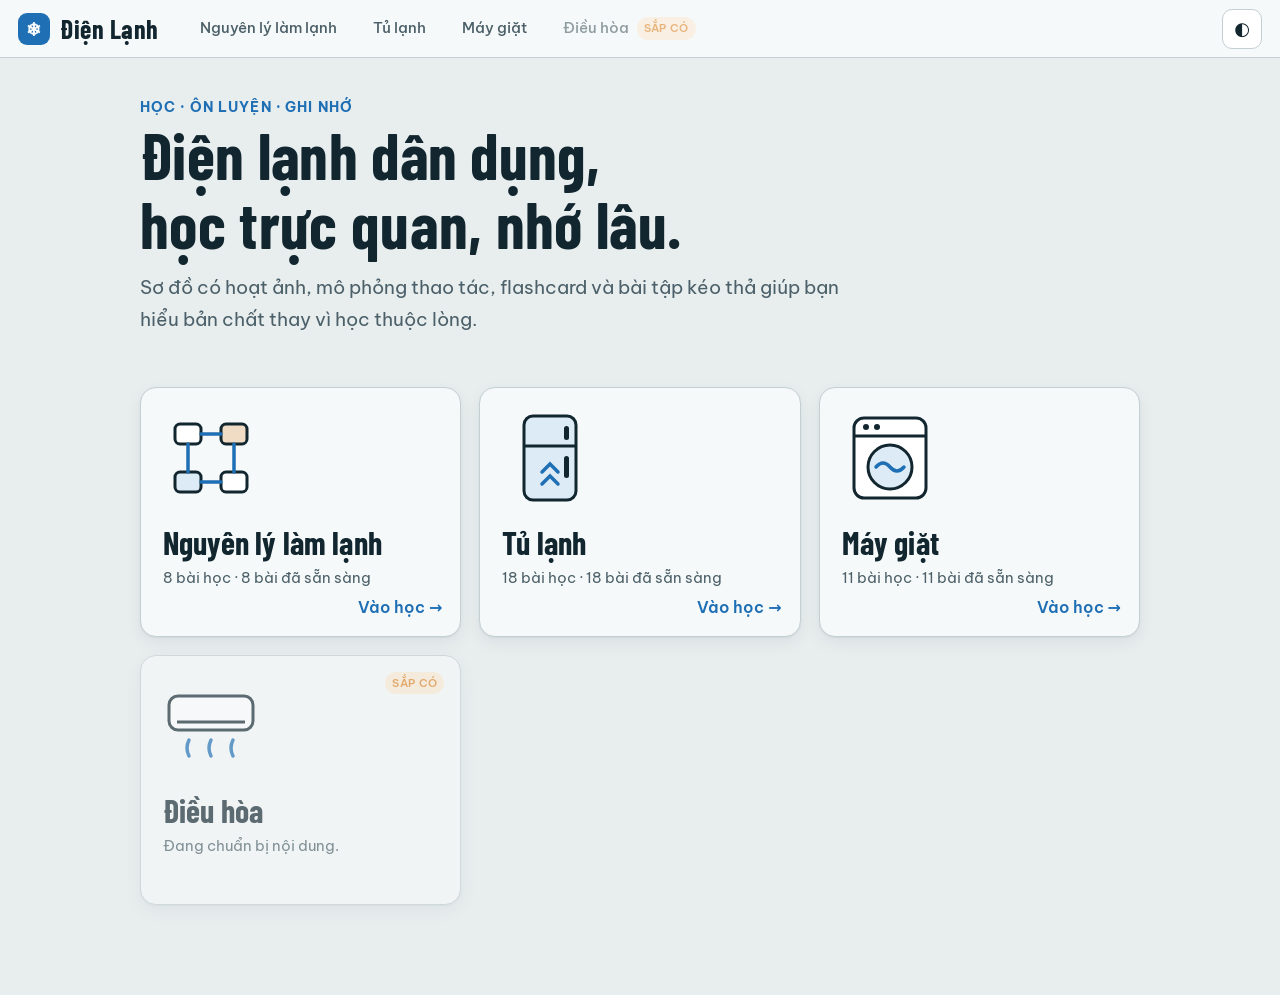
<file: index.html>
<!doctype html>
<html lang="vi">

<head>
  <meta charset="utf-8">
  <meta name="viewport" content="width=device-width, initial-scale=1, viewport-fit=cover">
  <title>Điện Lạnh – Học &amp; Ôn luyện</title>
  <link rel="preconnect" href="https://fonts.googleapis.com">
  <link rel="preconnect" href="https://fonts.gstatic.com" crossorigin>
  <link
    href="https://fonts.googleapis.com/css2?family=Barlow+Condensed:wght@600;700&family=Be+Vietnam+Pro:wght@400;500;600;700&display=swap"
    rel="stylesheet">
  <link rel="stylesheet" href="css/style.css">
</head>

<body>
  <a class="skip" href="#main">Bỏ qua điều hướng</a>
  <header class="topbar">
    <button class="icon-btn menu-btn" id="menuBtn" aria-label="Mở danh sách bài" aria-expanded="false">☰</button>
    <a class="brand" href="#/"><span class="brand-mark" aria-hidden="true">❄</span><span>Điện Lạnh</span></a>
    <nav class="cats" id="cats" aria-label="Chuyên mục"></nav>
    <button class="icon-btn" id="themeBtn" aria-label="Đổi giao diện sáng/tối">◐</button>
  </header>
  <div class="shell" id="shell">
    <aside class="sidebar" id="sidebar" aria-label="Danh sách bài học"></aside>
    <div class="scrim" id="scrim"></div>
    <main id="main" tabindex="-1"></main>
  </div>

  <script src="js/core.js"></script>
  <script src="js/lessons/common.js"></script>
  <script src="js/lessons/lesson-0.js"></script>
  <script src="js/lessons/lesson-1.js"></script>
  <script src="js/lessons/lesson-2.js"></script>
  <script src="js/lessons/lesson-3.js"></script>
  <script src="js/lessons/lesson-4.js"></script>
  <script src="js/lessons/lesson-5.js"></script>
  <script src="js/lessons/lesson-6.js"></script>
  <script src="js/lessons/lesson-7.js"></script>
  <script src="js/lessons/lesson-8.js"></script>
  <script src="js/lessons/lesson-9.js"></script>
  <script src="js/lessons/lesson-10.js"></script>
  <script src="js/lessons/lesson-11.js"></script>
  <script src="js/lessons/lesson-12.js"></script>
  <script src="js/lessons/lesson-13.js"></script>
  <script src="js/lessons/lesson-14.js"></script>
  <script src="js/lessons/lesson-15.js"></script>
  <script src="js/lessons/lesson-16.js"></script>
  <script src="js/lessons/lesson-17.js"></script>
  <script src="js/lessons/mg-1.js"></script>
  <script src="js/lessons/mg-2.js"></script>
  <script src="js/lessons/mg-3.js"></script>
  <script src="js/lessons/mg-4.js"></script>
  <script src="js/lessons/mg-5.js"></script>
  <script src="js/lessons/mg-6.js"></script>
  <script src="js/lessons/mg-7.js"></script>
  <script src="js/lessons/mg-8.js"></script>
  <script src="js/lessons/mg-9.js"></script>
  <script src="js/lessons/mg-10.js"></script>
  <script src="js/lessons/mg-11.js"></script>
  <script src="js/lessons/nl-1.js"></script>
  <script src="js/lessons/nl-2.js"></script>
  <script src="js/lessons/nl-3.js"></script>
  <script src="js/lessons/nl-4.js"></script>
  <script src="js/lessons/nl-5.js"></script>
  <script src="js/lessons/nl-6.js"></script>
  <script src="js/lessons/nl-7.js"></script>
  <script src="js/lessons/nl-8.js"></script>
  <script src="js/lessons/index.js"></script>
  <script src="js/app.js"></script>
</body>

</html>
</file>
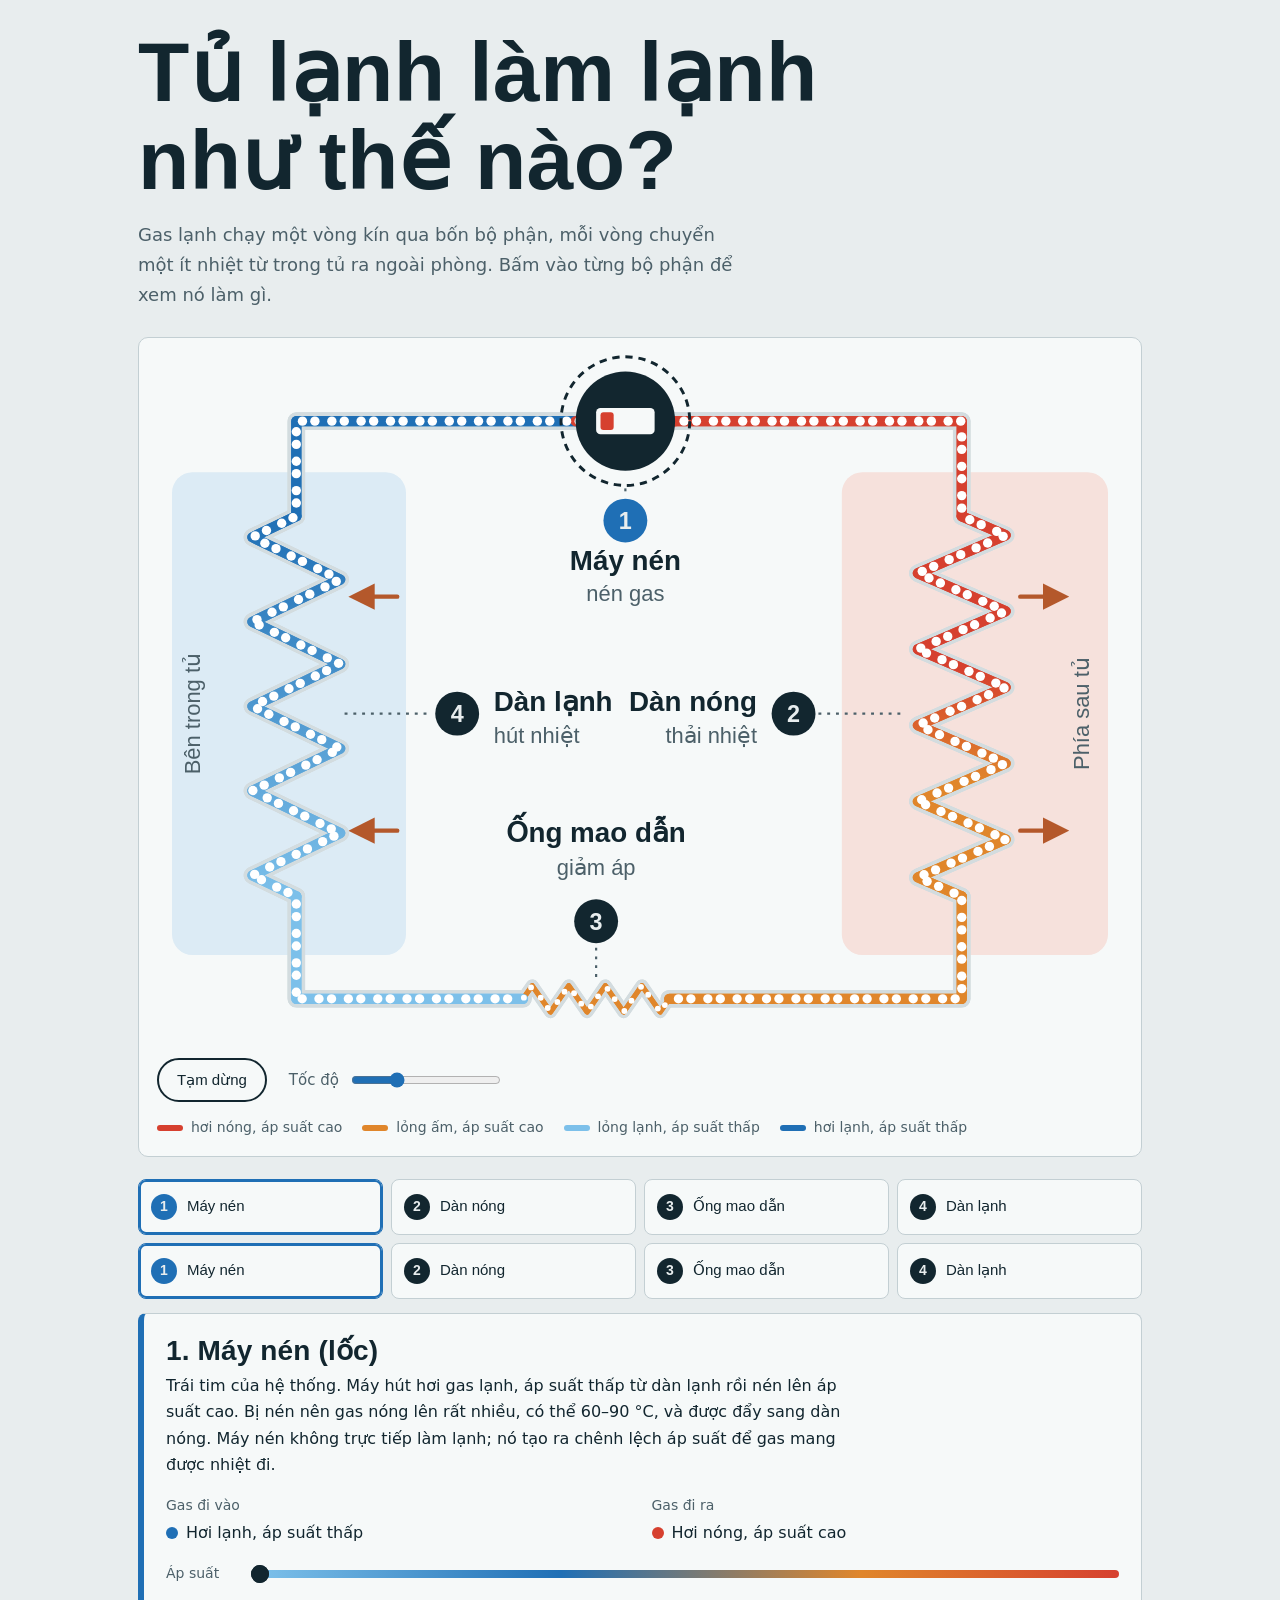
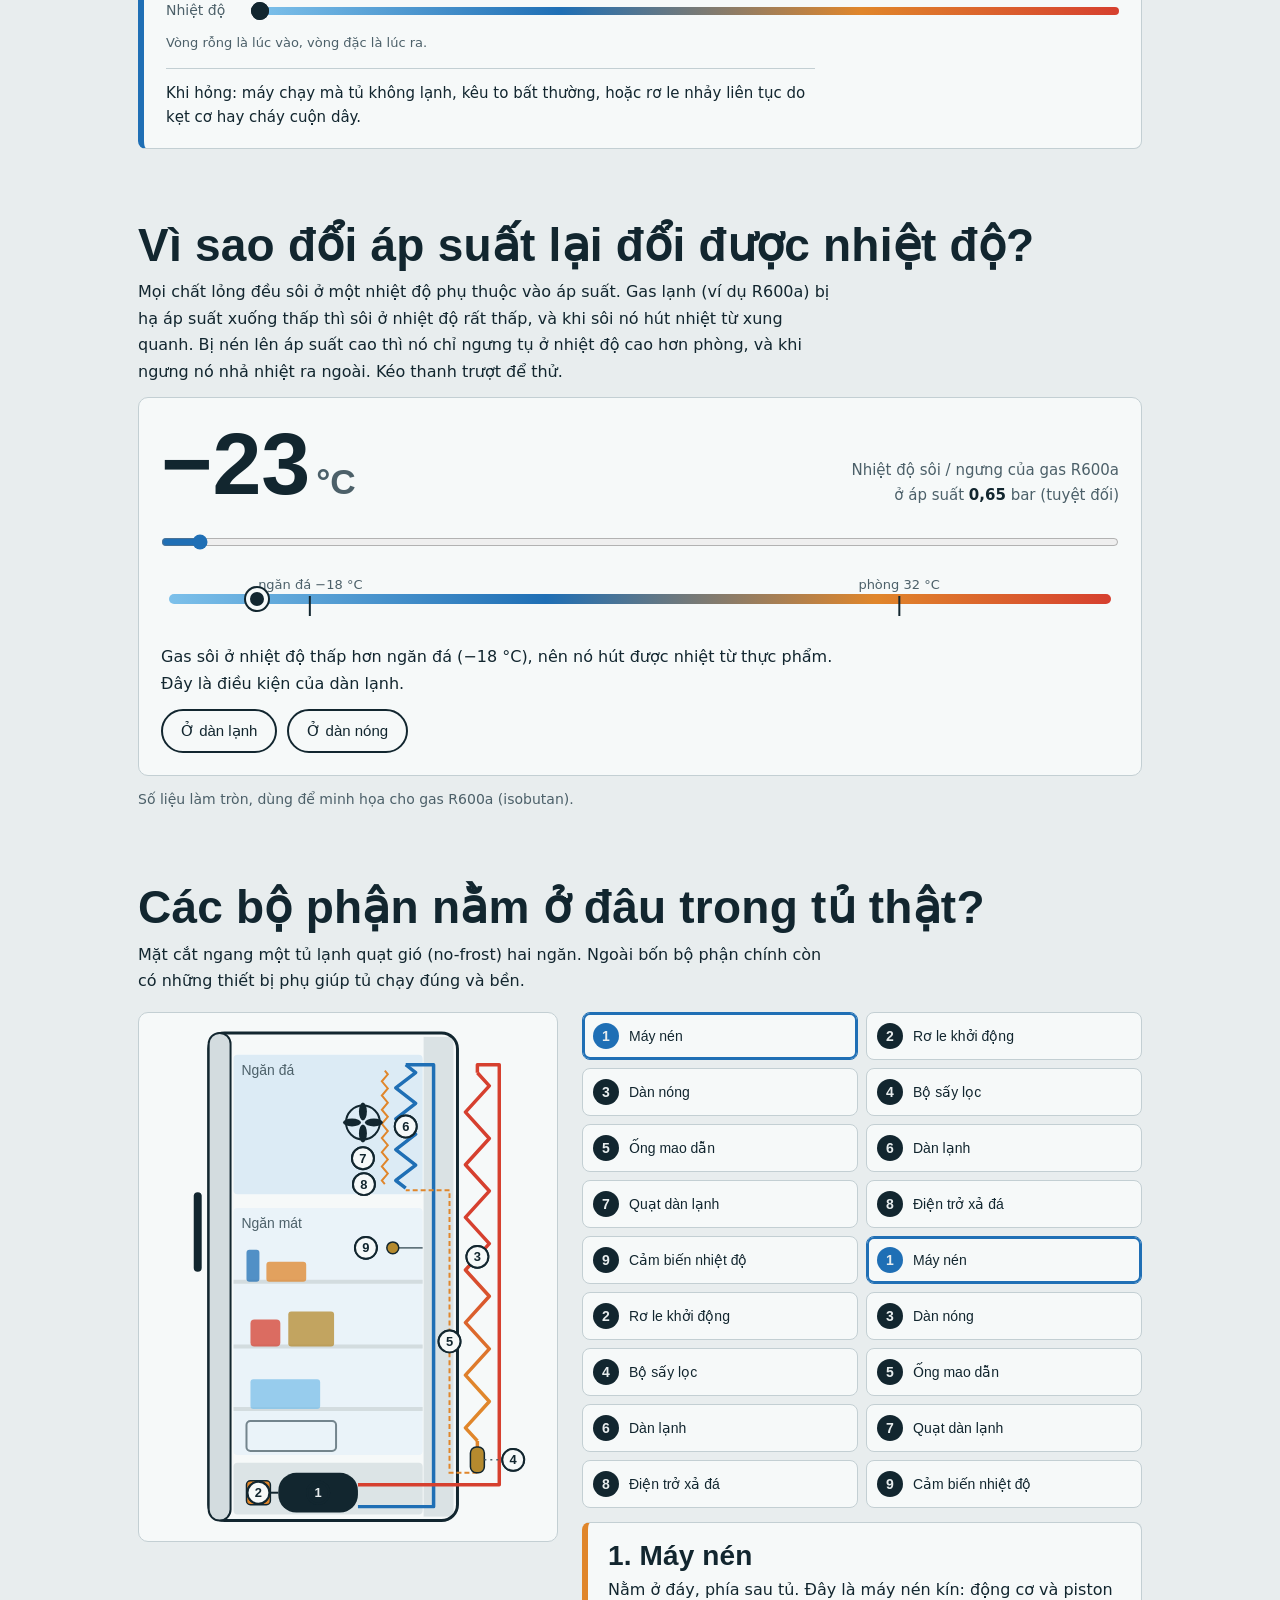
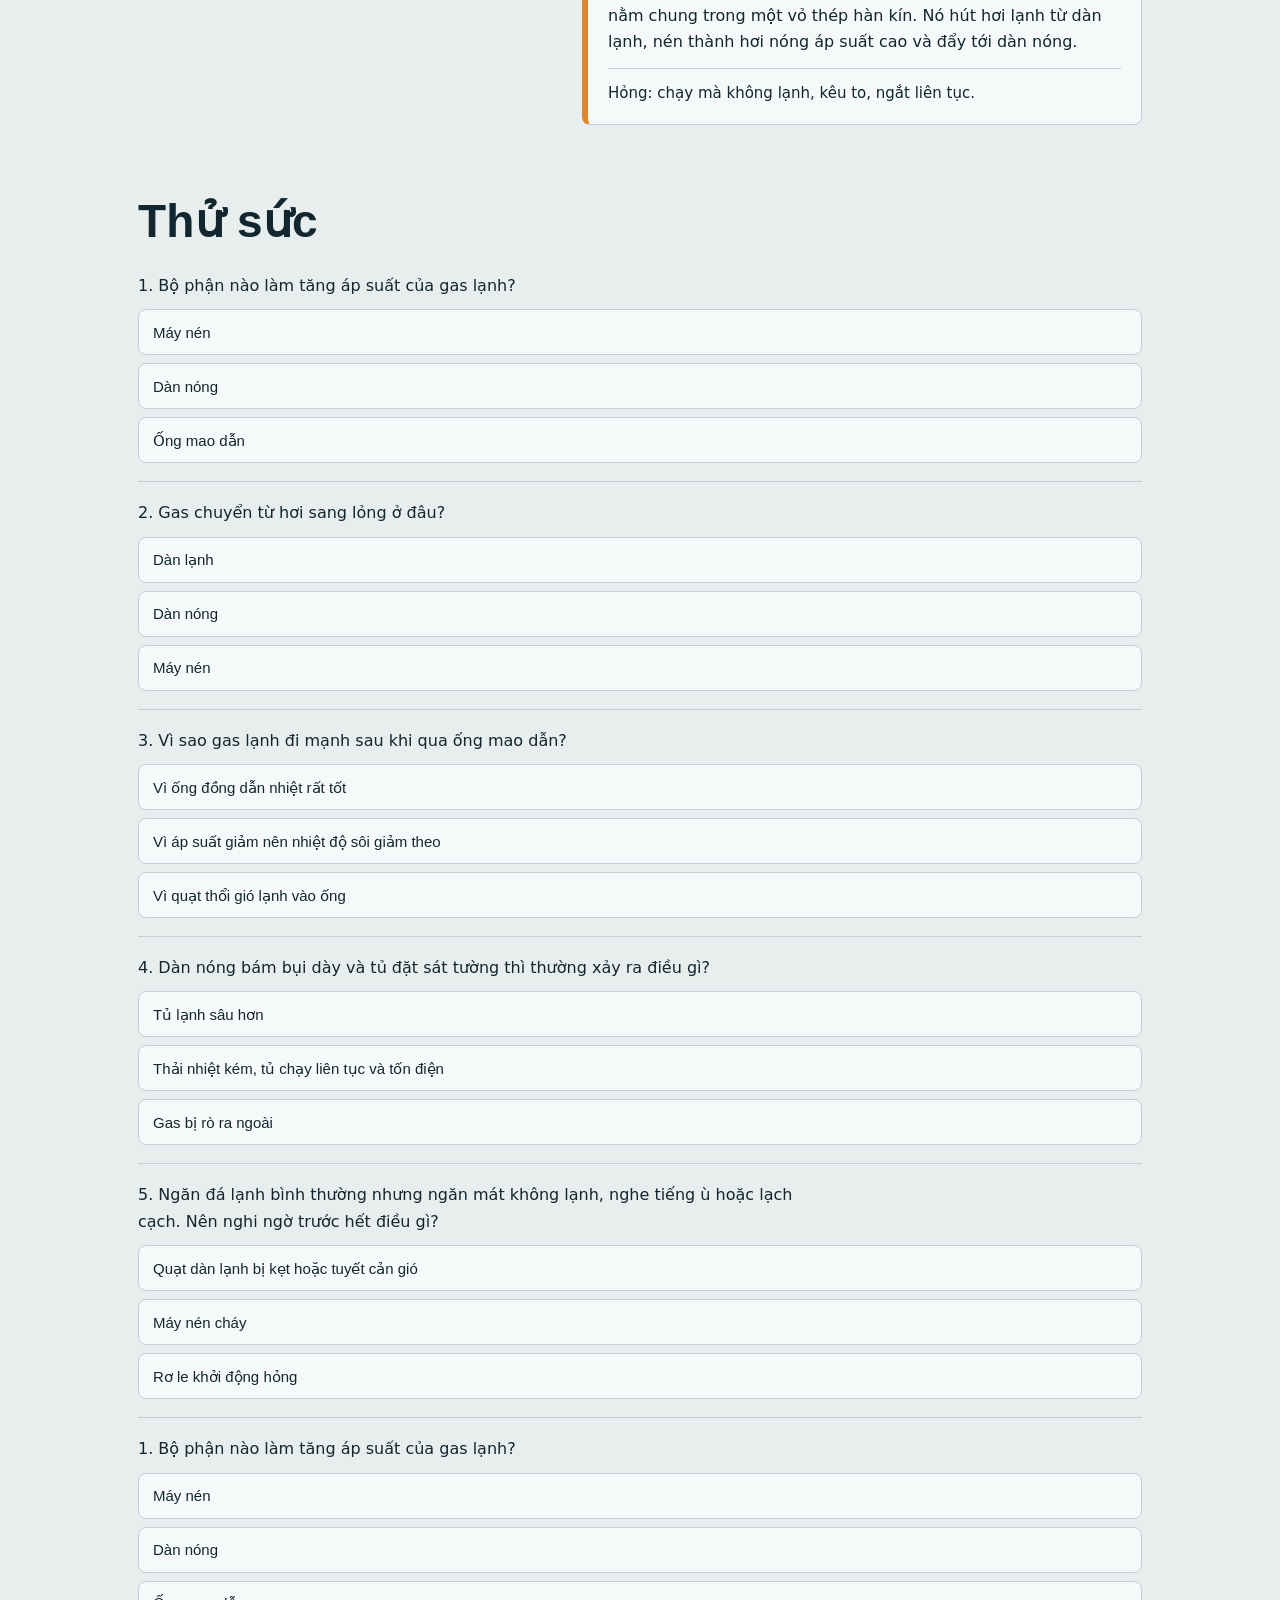
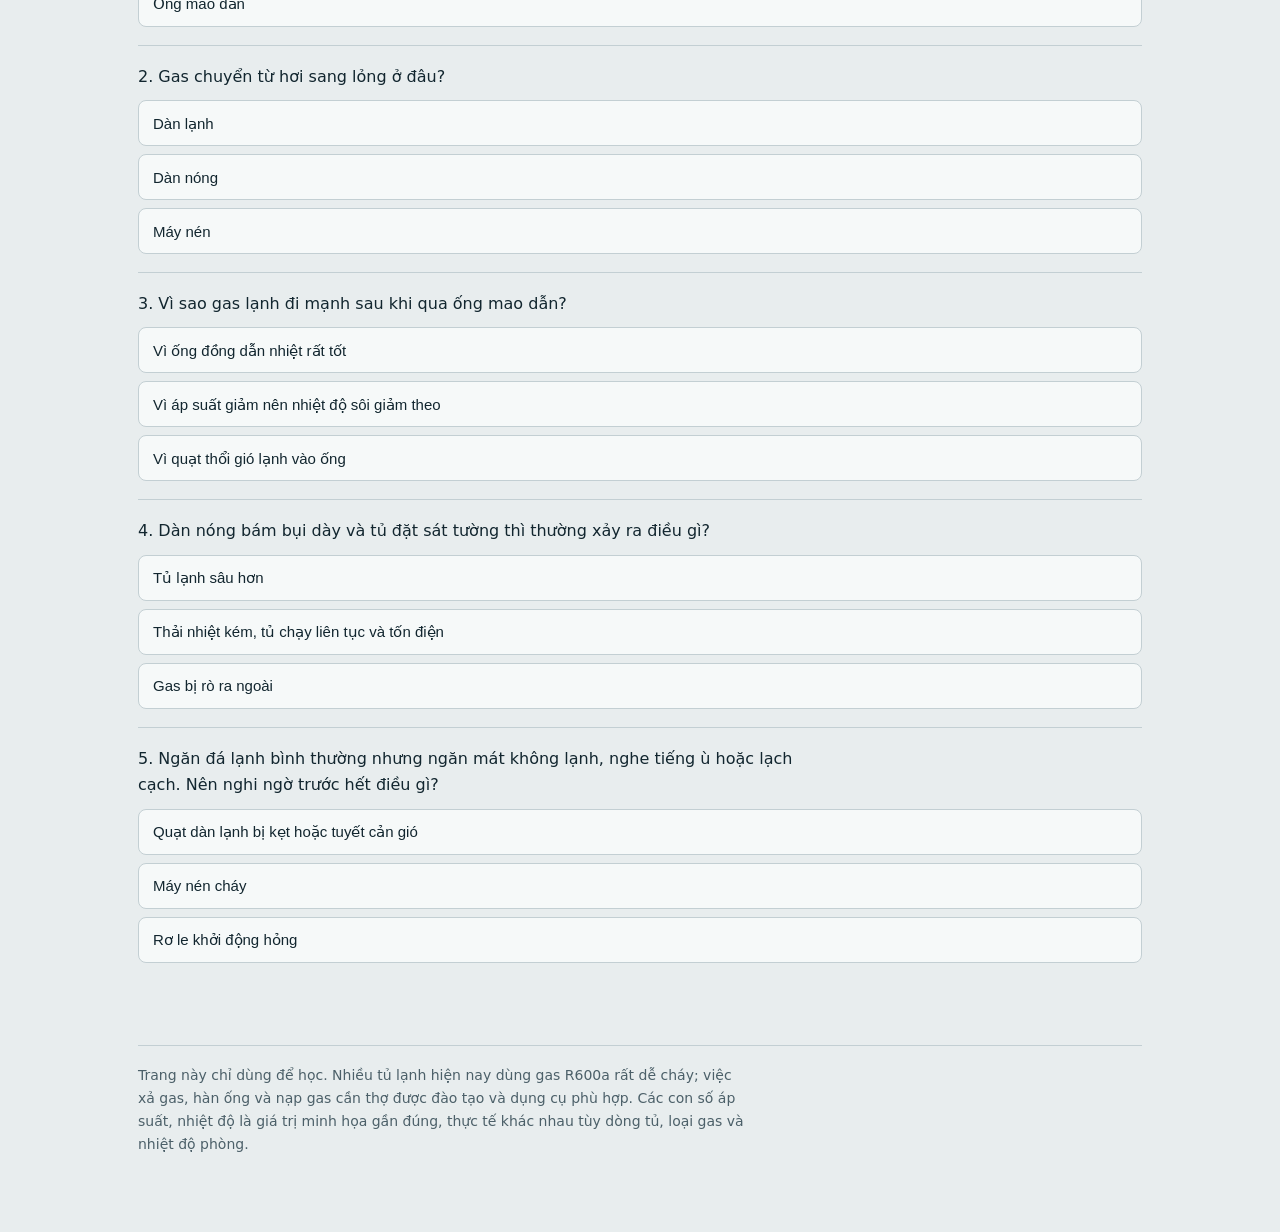
<file: docs/Tủ lạnh làm lạnh như thế nào__files/_t.html>
<!DOCTYPE html>
<!-- saved from url=(0092)https://b042e6b0-88a6-4e77-81f0-07a8a10482d3.frame.claudeusercontent.com/_f/1790728508-cec0/ -->
<html lang="vi"><head><meta http-equiv="Content-Type" content="text/html; charset=UTF-8"><!-- frame-runtime --><script>window.__FRAME_PREAMBLE={"v":1,"cred":"cookie","capabilities":{"artifact":"artifact.w_ePPE-a.js","assets":"assets.DOAjpBS9.js","comments":"comments.BcqPhVn7.js","db":"db.zFlAA4qL.js","dictation":"dictation.f3j7VXQ8.js","downloads":"downloads.axDW2QAi.js","embed":"embed.SWCZLzn6.js","endpoints":"endpoints.BPfoKaE1.js","files":"files.IkpCjcgM.js","mcp":"mcp.kl0G36TA.js","network":"network.B5UA9Su4.js","permissions":"permissions.6yWoDecA.js","reads":"reads.Bgov9hIw.js","room":"room.Dy3vHyq9.js","sample":"sample.D5wHJkl_.js","self":"artifact.w_ePPE-a.js","user":"user.CB0zJsP2.js"},"transforms":"_transforms.DF0fPd9f.js","comments":"_comments.CVOoGJSh.js","translate":"_translate.DqxC5ek1.js","ldx":"_ldx.B4FSryPi.js"}   </script><script>(function(){"use strict";function fr(t){return t==="cookie"||t==="query"?t:void 0}function dr(t){return typeof t=="number"&&Number.isSafeInteger(t)&&t>0?t:void 0}var to=3e5;function hr(t,e){try{const r=t("navigation")[0],n=[r.responseStart,r.redirectEnd-r.redirectStart,r.domContentLoadedEventStart,e(),r.connectEnd-r.domainLookupStart,r.responseStart-r.requestStart];r.requestStart>0||(n.length=4);for(let a=0;a<n.length;a++)if(n[a]>=0&&n[a]<=3e5)n[a]=n[a]|0;else{if(a<4)return;n.length=4}return n}catch{return}}var pr=["light","dark","system"],mr=/^[A-Za-z0-9_-]{1,64}$/,Lt=/^[a-zA-Z_:][a-zA-Z0-9_:.-]{0,127}$/,vr=new Set(["class","hidden","value","checked","style","title","alt","placeholder","lang","dir","role","tabindex","disabled","readonly","contenteditable","open","colspan","rowspan"]);function _r(t){const e=t.toLowerCase();return e.startsWith("data-")||e.startsWith("aria-")||vr.has(e)}var Ot="data-ldx-props";function yr(t,e){if(e.toLowerCase()===Ot)return!0;const r=t.getAttribute(Ot);if(r===null)return!1;try{const n=JSON.parse(r);if(n===null||typeof n!="object"||Array.isArray(n))return!0;const a=e.toLowerCase();return Object.keys(n).some(s=>s.toLowerCase()===a)}catch{return!0}}var ro="http://www.w3.org/1999/xhtml",gr="http://www.w3.org/2000/svg",wr=new Set(["script","style","iframe","noscript","noframes","noembed","xmp","plaintext","template","title","textarea","object","embed"]),br=new Set(["script","style"]);function Er(t){const e=t.localName.toLowerCase();return t.namespaceURI==="http://www.w3.org/1999/xhtml"?!wr.has(e):t.namespaceURI===gr?!br.has(e):!1}function tt(t,e){return t===e||(t===160||t===32)&&(e===160||e===32)}function Sr(t,e){const r=t.length,n=e.length;let a=0;for(;a<r&&a<n&&tt(t.charCodeAt(a),e.charCodeAt(a));)a++;let s=0;for(;s<r-a&&s<n-a&&tt(t.charCodeAt(r-1-s),e.charCodeAt(n-1-s));)s++;return{p:a,s}}function kr(t,e){const r=t.firstChild;if(t.childNodes.length!==1||r===null||r.nodeType!==Node.TEXT_NODE){t.textContent=e;return}const n=r.data,a=n.length,s=e.length,{p:l,s:c}=Sr(n,e);l===a&&c===0&&a===s||r.replaceData(l,a-l-c,e.slice(l,s-c));const T=r.data,w=t.ownerDocument.getSelection?.()??null,_=w!==null&&w.rangeCount>0&&(w.anchorNode===r||w.focusNode===r)?{anchor:w.anchorNode,anchorOffset:w.anchorOffset,focus:w.focusNode,focusOffset:w.focusOffset}:null;let h=-1,A=-1;for(let p=0;p<T.length&&p<e.length;p++){const j=T.charCodeAt(p),R=e.charCodeAt(p);j!==R&&tt(j,R)&&(h<0&&(h=p),A=p)}const O=h>=0;if(O&&r.replaceData(h,A-h+1,e.slice(h,A+1)),O&&_!==null&&_.anchor!==null&&_.focus!==null)try{w.setBaseAndExtent(_.anchor,_.anchorOffset,_.focus,_.focusOffset)}catch{}}var Ar=new Set(["html","head","body","frameset"]);function Rr(t){return t.namespaceURI==="http://www.w3.org/1999/xhtml"&&Ar.has(t.localName)}function Tr(t){if(t===null||typeof t!="object")return!1;const e=t;if(typeof e.target!="string"||!mr.test(e.target)||e.text!==void 0&&typeof e.text!="string")return!1;if(e.attrsSet!==void 0){if(e.attrsSet===null||typeof e.attrsSet!="object")return!1;for(const[r,n]of Object.entries(e.attrsSet))if(!Lt.test(r)||typeof n!="string")return!1}if(e.attrsRemoved!==void 0){if(!Array.isArray(e.attrsRemoved))return!1;for(const r of e.attrsRemoved)if(typeof r!="string"||!Lt.test(r))return!1}return!0}function Lr(t,e){if(t===null||typeof t!="object")return!1;const{seq:r,elements:n}=t;if(typeof r!="number"||!Number.isSafeInteger(r)||!Array.isArray(n)||n.length===0||n.length>64)return!1;for(let a=0;a<n.length;a++)if(!e(n[a]))return!1;return!0}function Or(t){return t===null||typeof t!="object"?!1:Lr(t.__frame_patch,Tr)}function Mr(t){if(t===null||typeof t!="object")return!1;const e=t.__frame_init;return e!==null&&typeof e=="object"}function Pr(t){return t!==null&&typeof t=="object"&&t.__frame_size_poke===!0}function Nr(t){if(t===null||typeof t!="object")return!1;const e=t.__frame_host_visible;return e!==null&&typeof e=="object"&&typeof e.visible=="boolean"}function Cr(t){if(t===null||typeof t!="object")return!1;const e=t.__frame_theme;if(e===null||typeof e!="object")return!1;const r=e.theme;return typeof r=="string"&&pr.includes(r)}var Fr=["ok","empty","snapshot_error","snapshot_timeout","unclonable","oversize","unavailable","restore_error","withheld"],jr=["TypeError","RangeError","ReferenceError","SyntaxError","DataCloneError","QuotaExceededError","AbortError","TimeoutError","SecurityError","Error","other"];function xr(t){return typeof t=="string"&&jr.includes(t)?t:"other"}var Ir=Object.freeze({until:null,now:!1}),Dr="__claude_hot",Hr="__claude_hot_in",Br=/^__claude_hot(?:_in)?(?::|$)/,Mt=/^[0-9a-z]{1,32}$/,rt=t=>t===void 0?Dr:"__claude_hot:"+t,Le=t=>t===void 0?Hr:"__claude_hot_in:"+t;function qr(t,e){const r=[];for(let n=0;n<t.length;n++){const a=t.key(n);a!==null&&a!==e&&Br.test(a)&&r.push(a)}for(const n of r)t.removeItem(n)}function Ur(t){let e=null;try{e=q(JSON.parse(t)?.hot)}catch{return null}return e===null||typeof e.k!="string"||!Mt.test(e.k)?null:he(e.g)?{k:e.k,g:e.g}:{k:e.k}}var no=262144,Kr=3e3,Gr=5e3,Pt=/^[a-z0-9._:-]{1,64}$/,$r=["none","hot-restart","hard-reload"],zr=["asset","doc","added","removed"],Wr=1500,Vr=/^[0-9a-f]{64}$/;function q(t){return t!==null&&typeof t=="object"?t:null}function he(t){return typeof t=="number"&&Number.isInteger(t)&&t>=0&&t<2**31}function Nt(t){return t===void 0||typeof t=="number"&&Number.isFinite(t)}function Xr(t){return t===void 0||typeof t=="string"&&Pt.test(t)}function Ct(t){const e=q(t);return e!==null&&(e.until===null||typeof e.until=="number"&&Number.isFinite(e.until))&&typeof e.now=="boolean"}function nt(t){const e=q(t);return e!==null&&typeof e.ver=="string"&&e.ver.length<=128&&Nt(e.seq)&&typeof e.handoff=="string"&&Fr.includes(e.handoff)&&Xr(e.note)}function Ft(t){const e=q(t);return e!==null&&he(e.gen)&&(e.phase==="final"||e.phase==="pending")&&(e.from===null||nt(e.from))}function Yr(t){const e=q(t);return e!==null&&e.kv===1&&he(e.gen)&&nt(e.from)&&Object.hasOwn(e,"data")}function Jr(t){const e=q(t);return e!==null&&e.__frame_hot_snapshot===!0&&he(e.gen)&&typeof e.timeoutMs=="number"&&e.timeoutMs>=0&&e.timeoutMs<=6e4&&(e.handoff===void 0||typeof e.handoff=="boolean")&&(e.deadline===void 0||Ct(e.deadline))&&Nt(e.seq)&&(e.note===void 0||typeof e.note=="string")&&(e.key===void 0||typeof e.key=="string")}function Zr(t){const e=q(t);return e!==null&&e.__frame_hot_start===!0&&he(e.gen)&&nt(e.from)}function Qr(t){return typeof t=="string"&&t.length>=1&&t.length<=128}function jt(t){return q(t)!==null&&!Array.isArray(t)}function en(t){const e=q(t);return e!==null&&e.__frame_cap_grant===!0&&typeof e.cap=="string"&&Qr(e.ver)&&(e.grant===void 0||jt(e.grant))&&(e.budgets===void 0||jt(e.budgets)&&Object.values(e.budgets).every(Number.isFinite))&&(e.brokerGen===void 0||he(e.brokerGen))}function tn(t){const e=q(t);return e!==null&&e.__frame_cap_rewired===!0&&(e.caps===void 0||Array.isArray(e.caps)&&e.caps.every(r=>typeof r=="string"))&&(e.brokerGen===void 0||he(e.brokerGen))}function Ge(t){const e=q(t);return e!==null&&typeof e.ver=="string"&&e.ver.length<=128&&Number.isFinite(e.seq)}function xt(t){if(t==null||typeof t=="string")return!0;const e=q(t);return e!==null&&typeof e.doc=="string"&&typeof e.profile=="string"}function rn(t){const e=q(t);return e!==null&&typeof e.path=="string"&&zr.includes(e.kind)&&xt(e.from)&&xt(e.to)}function nn(t){return t===null?null:Object.freeze(t.filter(rn))}function on(t){const e=q(t);return e!==null&&e.__frame_hot_update===!0&&Number.isFinite(e.id)&&Ge(e.from)&&Ge(e.to)&&(e.changed===null||Array.isArray(e.changed))&&$r.includes(e.required)&&Ct(e.deadline)&&typeof e.verdictTimeoutMs=="number"&&e.verdictTimeoutMs>=0&&e.verdictTimeoutMs<=6e4&&(e.preflight===void 0||typeof e.preflight=="string"&&Vr.test(e.preflight))}function an(t){const e=q(t);return e!==null&&e.__frame_hot_readdress===!0&&Ge(e.from)&&Ge(e.to)}var pe=/^[\w.-]+\.js$/;function sn(t,e,r){return r?"inert":typeof e=="string"&&pe.test(e)?t?[e]:"inert":t?"inert":"framed"}var It=Object.freeze({[Symbol("claude.hot.restart")]:!0});function Dt(t,e){let r;try{r=t??sessionStorage}catch{return null}const n=rt(e?.k),a=Le(e?.k);let s=null;try{s=r.getItem(n)}catch{}try{r.removeItem(n)}catch{}try{qr(r,a)}catch{}let l=null;if(s!==null&&!(e!==null&&e.g===void 0))try{const c=JSON.parse(s);Yr(c)&&(e===null||c.gen===e.g)&&(l=c)}catch{}if(l===null)try{r.removeItem(a)}catch{}return l}function Ht(){const t=/^\/_f\/([^/]{1,128})\//.exec(location.pathname);return t?t[1]:""}var ln=/^[^/\\?#]{1,128}$/,ot=t=>ln.test(t)&&t!=="."&&t!=="..";function Bt(t,e,r){const n=new URL(t),a="/_f/"+e+"/";if(!e||!n.pathname.startsWith(a)||!ot(r))return null;const s=n.search.slice(1).split("&").filter(l=>!/^__frame_t(?:=|$)/.test(l)).join("&");return n.origin+"/_f/"+r+"/"+n.pathname.slice(a.length)+(s?"?"+s:"")+n.hash}var $e="{}";function Oe(t){if(!t)return null;const e={ver:t.ver,handoff:t.handoff};return t.seq!==void 0&&(e.seq=t.seq),t.note!==void 0&&(e.note=t.note),e}function qt(t,e){return t!==null&&t.note===void 0&&e?.note!==void 0?{...t,note:e.note}:t}function Ut(t){const e=t?.k;return e!==null&&typeof e=="object"?e:void 0}function cn(t,e,r,n=null){const a=setTimeout,s=clearTimeout,l=queueMicrotask,c=performance.now.bind(performance),T=new TextEncoder;let w=null,_=null;try{w=history,_=w.replaceState.bind(w)}catch{}const h=(...o)=>{try{console.warn(...o)}catch{}};let A=Ht(),O=null;try{O=sessionStorage}catch{}const p={storage:O,fetch:typeof fetch=="function"?fetch.bind(globalThis):null,entry:location.origin+location.pathname+location.search,ver:A,priors:[],key:n?.k};let j=n?.k;const R=typeof requestAnimationFrame=="function"?requestAnimationFrame:o=>a(()=>o(c()),16);let y=e?.data??{},b=Oe(e?.from),x=e?.gen??0,D=e!==null,B=!1,G=!1,H=null,be=!1;const Fe=new AbortController;let je=null,U=null,Ee=null,xe=!1,le=()=>{};const ce=new Promise(o=>{le=o});let ve=!1,u=!1,E=!1,m,g=null,I=!1,$=!1,K=!1,te=!1,Y=!1,_e=!1;const ye=o=>{for(const f of[rt(o),Le(o)])try{O?.removeItem(f)}catch{}},z=(o,f)=>{try{f!==null&&r.post(o,f)}catch{}},Ie=()=>Y||=K&&(U===null||te),J=()=>{const o={__frame_hot:!0,ready:U!==null,accept:Ee!==null,demand:!0};_e=!Y,_e&&(o.booting=!0),ve&&(o.readData=!0),E&&(o.threw=!0),g?.assess&&(o.preflight=!0),z(o,H)};let De=!1,re=!1,ue=!1,He=!1;const Je=()=>{De||!be||ue||(De=!0,z({__frame_reveal_hold:!0},"*"))},Se=()=>new Promise(o=>{let f,d=0;const v=M=>{if(f===void 0)f=M;else if(M!==f||++d>=8){o();return}try{R(v)}catch{o()}};try{R(v)}catch{o()}}),Be=()=>{ue=!0,z({__frame_reveal_ready:!0},"*")},qe=o=>{re||(re=!0,o.then(f=>{if(f===!1)return;let d=null;try{d=g?.settle?.()??null}catch{}return(d===null?Se():new Promise(v=>{a(v,50),Promise.resolve(d).then(v,v)}).then(Se)).then(Be)}))},gt=()=>{if(He||!ue)return;He=!0;const o=()=>{try{g?.afterReveal?.()}catch{}};o(),Se().then(()=>{o(),Be()})},ee=(o=!1)=>{if(xe||U===null||!D||!G)return;xe=!0;const f=U,d=y;l(()=>{let v;try{v=f(d)}catch(P){throw le(!1),P}let M=!1;try{M=typeof v?.then=="function"}catch{}if(!M){le(!0);return}Promise.resolve(v).then(()=>le(!0),P=>{le(!1),l(()=>{throw P})})}),qe(o?ce:r.dcl.then(()=>ce))},fe=o=>typeof o=="string"&&Pt.test(o)?o:void 0,ke=o=>{const f={__frame_hot_restart:!0},d=fe(o?.note);d!==void 0&&(f.note=d),o?.required==="hard-reload"&&(f.required="hard-reload"),z(f,H)},Ue=Object.freeze({get data(){return G||(u=!0),!D&&!ve&&(ve=!0,G&&J()),y},get from(){return b},get gen(){return x},signal:Fe.signal,snapshot(o){typeof o=="function"&&(je=o)},ready(o){typeof o!="function"||U!==null||(U=o,Je(),J(),B&&z({__frame_hot_ready:!0,gen:x},H),ee())},accept(o){typeof o=="function"&&(Ee=o,J())},restart(o){const f={note:o?.note,required:o?.required};if(G){ke(f);return}const d=m;m={note:fe(d?.note)??f.note,required:d?.required==="hard-reload"||f.required==="hard-reload"?"hard-reload":void 0}}});let i=null,S=()=>{};const k=new Promise(o=>{S=o});let N=null;const Z=()=>N??=r.dcl.then(()=>{let o=!1;try{o=i!==null&&i.expect()}catch{}if(!o)return;const f=i.maxMs;return new Promise(d=>{k.then(d),a(d,f)})}),Q=()=>{if(!I||$||g===null)return;$=!0;const o=g;Z().then(()=>{try{ue||o.afterStart(Ut(e),!1)}catch{}})},de=o=>{e!==null&&u&&(ve=!0),y={},b=null,x=0;try{O?.removeItem(Le(n?.k))}catch{}e!==null&&!o&&qe(r.dcl.then(()=>U!==null?ce:void 0))},$n=()=>{I=!0,qe(Z().then(()=>U!==null?ce:void 0)),Q()};try{addEventListener("error",()=>{E||U!==null||(E=!0,J())})}catch{}const sr=()=>{a(()=>{!Y&&Ie()&&_e&&J()},0)};try{K=document.readyState==="complete",K||addEventListener("load",()=>{K=!0,sr()},{once:!0})}catch{K=!0}Ie(),ce.then(()=>{te=!0,sr()});let ge=-1,wt,bt,Ke=!0,Et=!1,St,Ze=null;const kt=o=>{const f=Ze===null;Ze=Ke&&o[0]!=="withheld"?o:["withheld",o[1],$e];let d=o[0];if(Ke&&d!=="withheld"){const M={ver:A,handoff:d};wt!==void 0&&(M.seq=wt),bt!==void 0&&(M.note=bt);try{if(O===null)throw new Error("no storage");O.setItem(rt(j),'{"kv":1,"gen":'+ge+',"from":'+JSON.stringify(M)+(St!==void 0?',"k":'+JSON.stringify(St):"")+',"data":'+(d==="ok"?o[2]:$e)+"}")}catch{d="unavailable"}}else{d="withheld",ye(j);try{g?.release?.()}catch{}}const v={__frame_hot_snapshotted:!0,gen:ge,handoff:d,bytes:o[1]};o[3]!==void 0&&(v.errName=o[3]),z(v,H),f&&(d==="snapshot_error"||d==="unclonable"||d==="oversize")&&h("claude.hot: snapshot",d,o[3])},Ae=o=>{try{return xr(o?.name)}catch{return"other"}},Re=(o,f,d=0)=>kt(f===void 0?[o,d,$e]:[o,d,$e,Ae(f)]),zn=o=>{if(o.gen<=ge)return;const f=ge>=0;if(ge=o.gen,wt=o.seq,bt=fe(o.note),typeof o.key=="string"&&Mt.test(o.key)&&o.key!==j&&(ye(j),j=o.key),Ke&&=o.handoff!==!1,f){Ze!==null?kt(Ze):Et&&z({__frame_hot_held:!0,gen:ge},H);return}Fe.abort();const d=Object.freeze({handoff:Ke,timeoutMs:o.timeoutMs,deadline:o.deadline??Ir}),v=je,M=()=>{if(Ke)try{St=g?.capture()}catch{}if(v===null){Re("empty");return}let L=!1;const W=a(()=>{L||(L=!0,Re("snapshot_timeout"))},Math.max(0,d.timeoutMs));Promise.resolve().then(()=>v(d)).then(Te=>{if(L)return;L=!0,s(W);let ne;try{ne=JSON.stringify(Te)}catch(At){Re("unclonable",At);return}if(typeof ne!="string"){Re("unclonable");return}let oe=ne.length;try{oe=T.encode(ne).length}catch{}if(oe>262144){Re("oversize",void 0,oe);return}kt(["ok",oe,ne])},Te=>{L||(L=!0,s(W),Re("snapshot_error",Te))})};let P=null;try{P=g?.holdForIme()??null}catch{}if(P===null)M();else{Et=!0,z({__frame_hot_held:!0,gen:ge},H);const L=()=>{Et=!1,M()};P.then(L,L)}},Wn=o=>{if(!B||D||U===null||o.gen!==x)return;let f=null;try{f=Dt(O,n&&{k:n.k,g:o.gen})}catch{}if(f!==null&&f.gen!==o.gen){f=null;try{O?.removeItem(Le(n?.k))}catch{}}y=f?.data??{},b=qt(Oe(f?.from??o.from),Oe(o.from)),f!==null&&(x=f.gen),D=!0,B=!1;const d=Ut(f);ce.then(v=>{try{v&&g?.afterStart(d,!0)}catch{}}),ee(!0)},ir=o=>{const f=A,d=p.entry;let v="",M,P=null;try{if(v=location.href,M=w.state,P=Bt(v,f,o),P!==null)if(_(M,"",P),location.pathname.startsWith("/_f/"+o+"/"))P=location.href;else return{failed:"navigate event canceled"}}catch(L){return{failed:Ae(L)}}A=p.ver=o,p.priors.push(f)>8&&p.priors.splice(1,1);try{p.entry=Bt(d,f,o)??d}catch{}return[P,f,d,v,M]},Vn=({from:o,to:f})=>{let d,v;if(!ot(f.ver))d="adopt_failed",v="not a version path segment";else if(f.ver===A)d="adopted";else if(!A||o.ver!==A)d="stale";else{const P=ir(f.ver);"failed"in P?(d="adopt_failed",v=P.failed):d=P[0]===null?"adopt_skipped":"adopted"}v!==void 0&&h(`claude.hot: could not move this page's URL to its new version folder /_f/${f.ver}/ (${v})`);const M={__frame_hot_readdressed:!0,to:f.ver,at:A,outcome:d};z(M,H)};let Qe=0;const Xn=o=>{const f=Ee;if(f===null||o.id<=Qe)return;Qe=o.id;const d=g?.assess;if(o.preflight===void 0||d===void 0){lr(o,f);return}let v=!1;const M=W=>{v||(v=!0,s(L),o.id===Qe&&lr(o,f,W))},P=()=>M(d.timeout(o)),L=a(P,Wr+100);d.run(o,window).then(M,P)},lr=(o,f,d)=>{let v,M=!1,P=!1,L,W,Te=null;const ne=C=>{if(P)return!1;if(L!==void 0&&L!==C)return h(`claude.hot: u.${C}() ignored - u.${L}() was called first`),!1;const ae=L===void 0;return L=C,ae},oe=C=>{L="restart",h(`claude.hot: ${C} - restarting`)},At=()=>{if(!ne("adopt")||o.id!==Qe)return;const C=o.to.ver;if(et.required!=="none"){oe(`u.adopt() needs required 'none', it is '${et.required}'`);return}if(!ot(C)){oe("u.adopt() cannot address this version");return}if(!A||C===A)return;const ae=ir(C);if("failed"in ae){W="adopt_failed",oe(`adopt_failed ${ae.failed}; URL not changed`);return}const[X,Tt,Zn,ur,Qn]=ae;X===null?(W="adopt_skipped",h(`claude.hot: adopt_skipped - page already left /_f/${Tt}/; URL not changed, update still applied`)):W="adopted",Te=()=>{if(A===C){if(X!==null)try{if(location.href!==X)h("claude.hot: adopt_revert_skipped - update not applied; URL left where the page navigated");else{if(_(Qn,"",ur),location.href!==ur){h("claude.hot: adopt_revert_failed navigate event canceled - URL still at the new version");return}W="adopt_reverted",h("claude.hot: adopt_reverted - adopt() was called but the handler threw; URL restored")}}catch(eo){h(`claude.hot: adopt_revert_failed ${Ae(eo)} - URL still at the new version`);return}A=p.ver=Tt,p.entry=Zn,p.priors[p.priors.length-1]===Tt&&p.priors.pop(),X===null&&(W=void 0)}}},et=Object.freeze({from:{ver:o.from.ver,seq:o.from.seq},to:{ver:o.to.ver,seq:o.to.seq},changed:nn(o.changed),required:o.required,deadline:o.deadline,adopt:At,defer(){return ne("defer")&&et.deadline.now&&oe("u.defer() past the deadline"),It},restart(C){return ne("restart"),L==="restart"&&!P&&(v??=fe(C?.note),M||=C?.required==="hard-reload"),It},...d?.update}),Yn=(C,ae)=>{P=!0,C==="threw"?(Te?.(),v??=Ae(ae).toLowerCase()):L===void 0&&h(C==="timeout"?"claude.hot: accept handler did not answer in time - restarting":"claude.hot: accept handler settled without defer/restart/adopt - restarting");const X={__frame_hot_verdict:!0,id:o.id};X.verdict=C==="threw"||L===void 0||L==="restart"?"restart":L==="adopt"?"applied":"deferred",X.verdict==="restart"&&(M&&(X.required="hard-reload"),v!==void 0&&(X.note=v)),W!==void 0&&(X.verdict==="applied"||W!=="adopted")&&(X.adopt=W),z(Object.assign(X,d?.verdict),H)};let cr=!1;const Rt=(C,ae)=>cr?!1:(cr=!0,s(Jn),Yn(C,ae),!0),Jn=a(()=>Rt("timeout"),o.verdictTimeoutMs);Promise.resolve().then(()=>f(et)).then(()=>Rt("settled"),C=>{!Rt("threw",C)&&L==="adopt"&&ke({note:Ae(C).toLowerCase()}),h("claude.hot: accept",Ae(C))})};try{t.hot===void 0&&Object.defineProperty(t,"hot",{value:Ue,writable:!1,configurable:!1,enumerable:!1})}catch{}return{hot:Ue,boot:p,afterConnect(){be=!0,(e!==null||U!==null)&&Je()},onInit(o,f){H=f,G=!0;const d=Ft(o)?o:null;d?.phase==="final"&&e!==null&&e.gen===d.gen?(D=!0,b=qt(b,Oe(d.from)),$n()):(B=d?.phase==="pending",de(B),D=!B,x=d?.gen??0,b=Oe(d?.from)),J(),_e&&a(()=>{Y||(Y=!0,J())},Gr),B&&U!==null&&z({__frame_hot_ready:!0,gen:x},f),m!==void 0&&(ke(m),m=void 0),ee()},onNoInit(){G=!0,de(!1),D=!0,ee()},onShell(o){return o?.__frame_revealed===!0?(gt(),!1):Jr(o)?(zn(o),!0):Zr(o)?(Wn(o),!0):on(o)?(Xn(o),!0):an(o)?(Vn(o),!0):!1},attachExtras(o){g=o,Q(),o.assess&&J()},inSlot:()=>Le(j),hydration(o,f){i??={expect:o,maxMs:f}},hydrated(){S()},carried(){return D?y:{}},presented:()=>ue}}var oo="frame_ldx_runtime",un="frame_ldx_build",ao="script#an-form",fn=256;function at(t,e,r){for(const n of t)r(n)&&t.delete(n);t.size>=fn&&!t.has(e)&&t.delete(t.values().next().value),t.add(e)}function Me(t,e,r,n){try{const a=t[e];if(typeof a!="function")return;t[e]=function(...s){if(n){let c;try{c=n(this)}catch{}if(c!==void 0)return c}const l=a.apply(this,s);try{r?.(this)}catch{}return l}}catch{}}var dn=()=>{},st;function hn(){if(st)return st;const t={media:new Set,contexts:new Set,wakeLocks:new Set,gate:null,refuse:null,onStart:null,onStop:null};st=t;const e=l=>t.gate?.(l),r=l=>{t.onStop?.(l)},n=window.HTMLMediaElement?.prototype;n&&(Me(n,"play",l=>{at(t.media,l,c=>c.paused),t.onStart?.(l)},e),Me(n,"pause",r));const a=window.AudioContext,s=window.AudioNode?.prototype;a&&s&&(Me(s,"connect",l=>{const c=l.context;c instanceof a&&(at(t.contexts,c,T=>T.state==="closed"),t.onStart?.(c))}),Me(a.prototype,"resume",void 0,e),Me(a.prototype,"suspend",r));try{const l=window.WakeLock?.prototype,c=l?.request;l&&typeof c=="function"&&(l.request=function(...T){if(t.refuse)return t.refuse();const w=c.apply(this,T);return Promise.resolve(w).then(_=>{at(t.wakeLocks,_,h=>h.released),t.onStart?.(_)},dn),w})}catch{}return t}function pn(t){let e=window;for(let r=0;e.parent&&e.parent!==e&&r<8;r++)if(e=e.parent,t(e))return!0;return!1}function mn(){let t=null;const e=()=>t??parent,r=n=>t?n===t:pn(a=>a===n);return{post(n,a){if(t){e().postMessage(n,a);return}let s=parent;for(let l=0;l<8&&(s.postMessage(n,a),!(!s.parent||s.parent===s));l++)s=s.parent},on(n){const a=s=>{const l=s.source;r(l)&&n(s.data,s.origin,s.isTrusted,()=>{t??=l})};return addEventListener("message",a),()=>removeEventListener("message",a)},port:n=>({post(a,s){if(s?.activation){e().postMessage(a,{targetOrigin:n,includeUserActivation:!0});return}if(s?.transfer){e().postMessage(a,n,s.transfer);return}e().postMessage(a,n)},on(a,s){const l=c=>{r(c.source)&&c.origin===n&&a(c.data,c)};return addEventListener("message",l,s),()=>removeEventListener("message",l,s)}})}}function vn(){const t={post:()=>{},on:()=>()=>{}};return{...t,port:()=>t}}var _n=500,yn=2e4,gn="data-token-reads",wn="data-frame-refused-watch",bn="data-frame-unsupported",En=/(?:^|\s)stylesheet(?:\s|$)/i;function Sn(t,e){let r="";if(t instanceof HTMLScriptElement?r=t.src:t instanceof HTMLLinkElement&&En.test(t.rel)&&(r=t.href),!r)return null;try{const n=new URL(r);return n.origin===location.origin&&n.pathname.startsWith(e)?n.origin+n.pathname:null}catch{return null}}function kn(t,e,r){if(!t||e!=="query")return;const n="/_f/"+t+"/";document.documentElement.setAttribute(wn,"");const a=location.href,s=fetch,l=setTimeout,c={method:"HEAD",cache:"no-store",credentials:"same-origin"},T=p=>p.ok||p.status===304;let w=!1,_=!1;const h=()=>removeEventListener("error",O,!0),A=async p=>{const j=await s(p,c);if(T(j))_=!0;else if(j.status===403){const R=await s(a,c);if(T(R)){const y=(await s(p,c)).status;y===403?(_=!0,document.documentElement.setAttribute(bn,""),r()):y<500&&(_=!0)}else R.status>=400&&R.status<500&&(_=!0)}},O=p=>{if(_||w)return;if(document.documentElement.hasAttribute(gn)){_=!0,h();return}const j=Sn(p.target,n);j&&(w=!0,l(()=>{A(j).catch(()=>{}).finally(()=>{w=!1,_&&h()})},_n))};addEventListener("error",O,!0),addEventListener("load",h,{once:!0}),l(h,yn)}var it="__frame_scroll",An=150,Rn=310,Tn=160,Ln=3e4,Kt="p,h1,h2,h3,h4,h5,h6,li,pre,blockquote,tr,dt,dd,figcaption,summary",Gt=()=>innerWidth<=Rn&&innerHeight<=Tn,$t=t=>{const e=document.createTreeWalker(t,NodeFilter.SHOW_TEXT);let r="";for(;r.length<600&&e.nextNode();)r+=e.currentNode.nodeValue.slice(0,600-r.length);const n=r.replace(/\s+/g," ").trim().slice(0,120);let a=2166136261;for(let s=0;s<n.length;s++)a=Math.imul(a^n.charCodeAt(s),16777619);return n.length>11?a>>>0||1:0},zt=t=>{for(let e=t;e&&e!==document.scrollingElement;e=e.parentElement){const r=getComputedStyle(e).position;if(r==="fixed"||r==="sticky"||e!==t&&e.scrollTop)return!1}return!0},On=()=>{const t=[],e=[];try{for(let r=0;r<16;r++){const n=document.elementFromPoint(innerWidth/(r%2?4:2),innerHeight*(r>>1)/8+1);let a=n?.closest(Kt)??n;for(;a&&!a.matches(Kt)&&![...a.childNodes].some(l=>l.nodeType===3&&l.nodeValue?.trim());)a=a.parentElement;const s=a&&!e.includes(a)?$t(a):0;s&&!t.some(l=>l[0]===s&&l[2]===a.tagName)&&zt(a)&&(e.push(a),t.push([s,Math.round(a.getBoundingClientRect().top),a.tagName]))}}catch{}return t.sort((r,n)=>+(r[1]<0)-+(n[1]<0)),t.length?t.slice(0,3):void 0},Mn=t=>{try{for(const[e,r,n]of t.a??[]){const a=document.getElementsByTagName(n);let s;for(let c=0;c<a.length&&a.length<5e3;c++)$t(a[c])===e&&(s=s===void 0||s?.contains(a[c])?a[c]:null);const l=s?.getBoundingClientRect();if(l?.height&&s.checkVisibility?.()!==!1&&zt(s)&&isFinite(r))return Math.max(0,Math.round(scrollY+l.top-r))}}catch{}return t.y};function Pn(){let t=0,e=!1,r=!1,n=!1,a={y:0},s=null;const l=b=>{try{sessionStorage.setItem(it,JSON.stringify(b))}catch{}},c=b=>{if(clearTimeout(t),s===null)return;const x=s;s=null,l({y:x,a:b&&x>0?On():void 0})},T=()=>{if(e){e=!1;return}r=!0,s=scrollY,clearTimeout(t),t=setTimeout(c,An,!0)};try{addEventListener("scroll",T,{passive:!0}),addEventListener("pagehide",()=>c())}catch{}const w=()=>{let b;try{b=sessionStorage.getItem(it)}catch{return null}if(b===null)return null;let x;try{x=JSON.parse(b)}catch{x=null}const{y:D,a:B}=x??{};if(!(typeof D=="number"&&Number.isFinite(D)&&D>=0)){try{sessionStorage.removeItem(it)}catch{}return null}const G=H=>Array.isArray(H)&&typeof H[0]=="number"&&Number.isFinite(H[1])&&typeof H[2]=="string";return{y:D,a:Array.isArray(B)&&B.length<4&&B.every(G)?B:void 0}};let _=!1,h=-1;const A=b=>{try{const x=scrollY,D=Mn(b);scrollTo({top:D,left:0,behavior:"instant"}),a=Gt()?b:{y:D,a:b.a},n=!0,clearTimeout(t),s=null,l(a),h=scrollY,h!==x&&(e=!0);const B=D!==b.y&&document.readyState!=="complete";(h!==D||B)&&!_&&(_=!0,addEventListener("load",()=>{try{scrollY===h&&A(w()??a)}catch{}},{once:!0}))}catch{}},O=()=>{try{return!!location.hash}catch{return!0}};let p=!1;const j=()=>{try{if(p||!Gt())return;p=!0;const b=Date.now(),x=()=>{try{removeEventListener("resize",x)}catch{}Date.now()-b>Ln||r||O()||A(w()??a)};addEventListener("resize",x)}catch{}};let R=!1,y=!1;return{restore(){if(R||(R=!0,O()))return;const b=w();b!==null&&(A(b),j())},promoted(){if(y||(y=!0,O()))return;const b=w();b!==null?(A(b),j()):n&&A(a)}}}function Nn(t,e,r,n){let a=null;try{a=window.trustedTypes?.createPolicy("frame-runtime",{createScriptURL:T=>T})??null}catch{}const s=window.Worker,l=s?.prototype,c=Object.freeze({Worker:s,workerOn:l?.addEventListener,workerPost:l?.postMessage,workerTerminate:l?.terminate,fetch:window.fetch.bind(window),preventDefault:Event.prototype.preventDefault,now:Date.now,policy:a,origins:e});r(t).then(T=>T?.bootTopLevel?T.bootTopLevel(c,n):n.settle()).catch(()=>n.settle())}var so="modulepreload",io=function(t){return"/"+t},lo={},Cn=function(e,r,n){let a=Promise.resolve();function s(l){const c=new Event("vite:preloadError",{cancelable:!0});if(c.payload=l,window.dispatchEvent(c),!c.defaultPrevented)throw l}return a.then(l=>{for(const c of l||[])c.status==="rejected"&&s(c.reason);return e().catch(s)})},Fn=window===top,Wt=Object.getOwnPropertyDescriptor(window,"claude"),ze=sn(Fn,window.__FRAME_PREAMBLE?.topLevel,Wt?.writable===!1),lt=typeof ze=="object"&&ze[0],F=lt?vn():mn();(function(){const t=Object.defineProperty,e=globalThis,r=["RTCPeerConnection","webkitRTCPeerConnection","RTCDataChannel","RTCIceCandidate","RTCSessionDescription","RTCRtpSender","RTCRtpReceiver"];let n=0;for(let a=0;a<r.length;a++){const s=r[a];try{t(e,s,{value:void 0,writable:!1,configurable:!1})}catch{try{delete e[s]}catch{}try{t(e,s,{value:void 0,writable:!1,configurable:!0})}catch{}}typeof e[s]=="function"&&n++}if(n&&ze==="framed")try{F.post({__frame_rtc_lockdown_failed:n},"*")}catch{}})();var Vt=1e4,jn=2e3,ct=2e3,ut=Object.freeze([...window.__FRAME_PREAMBLE?.origins??["https://claude.ai","https://preview.claude.ai"]]);function Xt(t){for(const e of ut)if(e.endsWith(":*"))try{const r=new URL(t);if(`${r.protocol}//${r.hostname}:*`===e)return!0}catch{}else if(t===e)return!0;return!1}var Pe=Object.freeze({...window.__FRAME_PREAMBLE?.capabilities}),Ne=window.__FRAME_PREAMBLE?.transforms,ft=window.__FRAME_PREAMBLE?.comments,dt=window.__FRAME_PREAMBLE?.translate,me=window.__FRAME_PREAMBLE?.ldx,We=fr(window.__FRAME_PREAMBLE?.cred),Yt=(()=>{try{const[t]=performance.getEntriesByType("navigation"),e=t?.serverTiming?.find(r=>r.name==="frame-cred-exp");return e!==void 0&&/^\d{1,15}$/.test(e.description)?dr(Number(e.description)):void 0}catch{return}})();function Jt(t){return Cn(()=>import("/_runtime/"+t),void 0)}var Ce=new Set,Zt=setTimeout,xn=fetch,In=AbortController,Dn=800+800*Math.random(),Hn=3e3,Ve=null,Qt=new Map;function Bn(t,e){let r=Qt.get(t);return r||Qt.set(t,r=qn(t,e)),r}function qn(t,e){if(Ve?.has(t))return Promise.resolve("csp");if(navigator.onLine===!1)return Promise.resolve("offline");const r=new In;let n=!1;return Zt(()=>{n=!0,r.abort()},Hn),xn("/_runtime/"+t,{signal:r.signal}).then(a=>(r.abort(),a.ok?/javascript/i.test(a.headers.get("content-type")??"")?e instanceof Error&&/:\d+:\d+\)?$/m.test(e.stack??"")?"eval":"served":"mime":"http"),()=>n?"timeout":Ve?.has(t)?"csp":"net")}function se(t){if(!Ve){const e=Ve=new Set;try{document.addEventListener("securitypolicyviolation",r=>{const n=/\/_runtime\/([^/?#]+)/.exec(r.blockedURI);n&&r.disposition!=="report"&&e.add(n[1])})}catch{}}return Jt(t).catch(()=>new Promise(e=>Zt(e,Dn)).then(()=>Jt(t+"?r=1")).then(e=>(e!==void 0&&Ce.add(t),e)))}function er(t,e,r){return{contract:t.contract,changes:new Set(t.changes??[]),flags:new Set(t.flags??[]),capabilities:t.capabilities??{},capBudgets:t.capBudgets??{},brokerGen:t.brokerGen,transforms:new Map,shellOrigin:e,shell:r,mount:yt,hooks:Xe,pipe:()=>({wrap:(n,a)=>(...s)=>{try{return a(...s)}catch(l){return Promise.reject(l)}}})}}var we=null,V=null;function tr(t,e,r){try{Object.defineProperty(t,e,{value:r,writable:!1,configurable:!1,enumerable:!0})}catch{try{Object.defineProperty(t,e,{value:r,writable:!1,configurable:!0,enumerable:!0})}catch{}}}var ht=!1,Xe={editBefore:null,edit:null};function Un(t,e,r=!1){const n=[];let a;if(r)try{Xe.editBefore?.(t)}catch{}for(const s of t.elements){const l=document.querySelector(`[data-id="${s.target}"]`);if(!l){a=s.target;break}if([...Object.keys(s.attrsSet??{}),...s.attrsRemoved??[]].some(c=>!_r(c)||yr(l,c))){a=s.target;break}if(s.text!==void 0&&(!Er(l)||Rr(l))){a=s.target;break}for(const[c,T]of Object.entries(s.attrsSet??{}))if(!nr(l,c)){try{l.setAttribute(c,T)}catch{}rr(l,c,T)}for(const c of s.attrsRemoved??[])nr(l,c)||(l.removeAttribute(c),rr(l,c,null));typeof s.text=="string"&&kr(l,s.text),n.push(s.target)}if(r)try{Xe.edit?.(t.seq,n,a)}catch{}if(a!==void 0){F.post({__frame_patch_miss:{seq:t.seq}},e);return}try{document.dispatchEvent(new CustomEvent("claude:edit",{detail:{seq:t.seq,targets:n}}))}catch{}}function rr(t,e,r){if(!(t instanceof HTMLInputElement))return;const n=e.toLowerCase();n==="checked"?t.checked=r!==null:n==="value"&&t.type!=="file"&&(t.value=r??"")}function nr(t,e){const r=e.toLowerCase(),n=t;return r==="data-id"||(r==="value"||r==="checked")&&(n.__artifactSecret===!0||/^(password|hidden|file)$/.test(n.type??"")||/(^|\s)(cc-|one-time-code|current-password|new-password)/i.test(`${t.getAttribute("autocomplete")??""} ${n.autocomplete??""}`))}function or(t){const e=document.documentElement;t==="light"||t==="dark"?(e.dataset.theme=t,e.style.colorScheme=t,ht=!0):ht&&(delete e.dataset.theme,e.style.colorScheme="",ht=!1)}var ie=new Map,pt=null;function mt(){let t;const e={u:new Promise(r=>{t=r}),r:r=>{e.done=!0,t(r)},done:!1,nulled:!1};return e}function Ye(t,e){t.nulled=!0,t.ver=e,t.r(null)}function vt(t,e){for(const[r,n]of ie)n.done||(e&&n.asked?e(r,n):Ye(n,t))}function Kn(){for(const t of ie.values())if(t.asked&&!t.done)return!0;return!1}var Gn=Object.freeze(Object.assign(Object.create(null),{call:Function.prototype.call,apply:Function.prototype.apply,bind:Function.prototype.bind})),_t=!1,yt=(t,e)=>{let r=ie.get(t);if(r?.nulled&&_t)r=mt(),ie.set(t,r);else if(!r||r.done){r?.nulled&&V&&F.post({__frame_cap_telemetry:{kind:"cap-load-error",cap:t,phase:"install"}},V);return}const n=typeof e=="function"?Object.setPrototypeOf(e,Gn):Object.assign(Object.create(null),e);typeof n.then=="function"&&delete n.then,r.want=void 0,r.r(Object.freeze(n))};function ar(){const t=Wt?.value??{};tr(window,"claude",t);for(const e of Object.keys(Pe)){if(t[e]!==void 0){tr(t,e,t[e]);continue}ie.set(e,mt())}if(t.use===void 0){const e=r=>{if(typeof r!="string"||!Object.hasOwn(Pe,r))return Promise.resolve(null);let n=ie.get(r);return n?(pt&&(n.nulled||n.want!==void 0)&&(n=pt(r,n)),n.asked=!0,n.u):Promise.resolve(t[r]??null)};try{Object.defineProperty(t,"use",{value:e,writable:!0,configurable:!0,enumerable:!1})}catch{}}return t}if(ze==="framed"){let t;const e=Ne&&pe.test(Ne)?se(Ne).catch(u=>{t={f:Ne,e:u}}):Promise.resolve(void 0),r=u=>{if(u.type==="auxclick"&&u.button!==1)return;const E=u.target,m=E&&E.closest?E.closest("a[href],area[href]"):null;if(!m)return;const g=m.getAttribute("href");if(!g)return;let I;try{I=new URL(g,document.baseURI)}catch{return}if((I.protocol==="http:"||I.protocol==="https:")&&I.origin!==location.origin){u.preventDefault();const $=(m.getAttribute("target")??"").toLowerCase(),K=u.type==="auxclick"||u.metaKey||u.ctrlKey||u.shiftKey||u.altKey||!["","_self","_top","_parent"].includes($);F.post({__frame_nav:!0,url:I.href,newTab:K},"*")}};addEventListener("click",r,!0),addEventListener("auxclick",r,!0);const n={},a=u=>{u.isTrusted&&(n.pointer=!0)},s=u=>{u.isTrusted&&(n.click=!0)};addEventListener("pointermove",a,{capture:!0,passive:!0}),addEventListener("click",s,{capture:!0,passive:!0});const l={cb:null};addEventListener("keydown",u=>l.cb?.(u),!0);const c={cb:null};addEventListener("keydown",u=>c.cb?.(u));const T=hn();e.then(u=>u?.installEscapeForward?.(l,E=>{V&&F.post(E,V)})),e.then(u=>{try{u?.installFocusKeep?.()}catch{}}),e.then(u=>{if(!u?.wireNav)return;const E=F.port("*");u.wireNav(E),removeEventListener("click",r,!0),removeEventListener("auxclick",r,!0),removeEventListener("pointermove",a,!0),removeEventListener("click",s,!0),u.wireEngagement?.(n,E,T)});let w=null;try{w=Pn()}catch{}const _=document.readyState==="loading"?new Promise(u=>document.addEventListener("DOMContentLoaded",()=>u(),{once:!0})):Promise.resolve();let h="dcl",A=!1;_.then(()=>{A=!0});let O=null,p=null;try{p=Ur(window.name),O=Dt(null,p)}catch{}const j=ar();let R=null;try{R=cn(j,O,{post:(u,E)=>F.post(u,E),dcl:_},p)}catch{}e.then(u=>{try{R&&u?.installHotExtras?.(R)}catch{}});let y=null;const b=()=>Array.isArray(y?.flags)&&y.flags.includes("frame_ldx_runtime")&&!!me&&pe.test(me)&&document.querySelector("script#an-form")!==null;try{R?.hydration(b,Kr)}catch{}let x=null,D=0;const B=F.on((u,E,m,g)=>{Xt(E)&&Mr(u)&&(g(),y=u.__frame_init,V=E,B(),clearTimeout(D),x?.())});if(We){const u=Yt===void 0?{__frame_cred:We}:{__frame_cred:We,exp:Yt};for(const E of ut)try{E.endsWith(":*")||F.post(u,E)}catch{}}F.post({__frame_connect:!0},"*");try{R?.afterConnect()}catch{}const G=setTimeout,H=clearTimeout;let be=()=>NaN,Fe=()=>[];try{be=performance.now.bind(performance),Fe=performance.getEntriesByType.bind(performance)}catch{}let je=0;const U=()=>{try{F.post({__frame_alive:!0},"*")}catch{}je=G(U,jn)},Ee=()=>H(je);U(),addEventListener("load",Ee,{once:!0});const xe=new Promise(u=>{x=u,D=setTimeout(()=>{B(),u()},Vt)}),le=new WeakSet;addEventListener("error",u=>{u.target&&le.add(u.target)},!0);try{kn(Ht(),We,()=>{e.then(u=>{try{u?.drawRefusedNotice?.()}catch{}})})}catch{}const ce=()=>{let u=[];try{u=[...document.querySelectorAll("link[rel~=stylesheet]:not([rel~=alternate])")].filter(m=>!m.sheet&&!m.disabled&&!le.has(m)&&m.getAttribute("href")&&URL.canParse(m.href)&&(!m.media||matchMedia(m.media).matches))}catch{}let E=u.length;return E===0?Promise.resolve():new Promise(m=>{try{const g=ct-be();g>0&&(h="sheets");const I=G(m,g>0?g<ct?g:ct:0),$=()=>{--E===0&&(H(I),m())};for(const K of u)K.addEventListener("load",$,{once:!0}),K.addEventListener("error",$,{once:!0})}catch{m()}})};_.then(()=>{try{w?.restore()}catch{}}),Promise.all([xe,_,e]).then(([,,u])=>{if(y?.hostOverlays!==!0||!V)return;const E=I=>{try{return I?.()===!0}catch{return!1}},m=E(u?.declaresCover),g=y.hostSides===!0?{cover:m,sides:E(u?.declaresSides)}:{cover:m};if(F.post({__frame_layout:g},V),y.hostBackground===!0){const I=V;try{u?.watchBackground?.($=>F.post({__frame_layout:{...g,background:$}},I))}catch{}}});const ve={cb:null};F.on((u,E)=>{if(Xt(E)&&Pr(u)){try{w?.promoted()}catch{}ve.cb?.()}}),xe.then(async()=>{if(!y||!V){vt();try{R?.onNoInit()}catch{}return}if(or(y.theme),y.hostVisible===!1&&e.then(i=>i?.applyHostVisible?.(!1,T)),y.hostKeys!==void 0){const i=V,S=y.hostKeys;e.then(k=>k?.installHostKeyForward?.(c,S,N=>F.post(N,i)))}try{R?.onInit(y.hot,V)}catch{}let u;const E=()=>{try{!u&&me&&b()&&(u=se(me),u.then(i=>i?.prefetch?.()).catch(()=>{}))}catch{}};E(),_.then(E);const m=V,g=F.port(m),I=(i,S)=>F.post({__frame_cap_telemetry:{kind:"cap-load-error",cap:i,phase:S}},m),$=(i,S,k)=>{new Promise(N=>N(Bn(S,k))).then(N=>I(i,N),()=>I(i))},K=i=>F.post({__frame_cap_recovered:{cap:i}},m);let te=y.brokerGen;const Y=()=>R?.boot.ver??"",_e=Y(),ye=(i,S)=>{const k=Y();H(S.t),S.want=k,S.t=G(()=>{S.done||Ye(S,k)},Vt),F.post({__frame_cap_want:!0,cap:i,ver:k},m)},z=(i,S)=>{const k=ie.get(i.cap),N=Pe[i.cap];if(!S||!k||k.done||k.want!==i.ver||!pe.test(N))return;if(H(k.t),k.want=void 0,te=i.brokerGen??te,i.ver!==Y()){ye(i.cap,k);return}if(!i.grant||i.cap==="network"){Ye(k,i.ver);return}const Z=we,Q=we={...Z,capabilities:{...Z.capabilities,[i.cap]:i.grant},capBudgets:{...Z.capBudgets,[i.cap]:{...Z.capBudgets[i.cap],...i.budgets}}};se(N).then(de=>{Ce.has(N)&&K(i.cap),Q.brokerGen=te,_t=!0;try{de?.install?.(Q)}catch{I(i.cap,"install")}finally{_t=!1}},de=>$(i.cap,N,de)).then(()=>{k.done||Ye(k,i.ver)})};let Ie=!1,J=!1;F.on((i,S,k)=>{if(S!==m)return;try{if(R?.onShell(i))return}catch{}if(Cr(i)&&or(i.__frame_theme.theme),en(i)&&z(i,k),k&&tn(i)&&(te=i.brokerGen??te),Nr(i)){const Q=i.__frame_host_visible.visible;e.then(de=>de?.applyHostVisible?.(Q,T))}Or(i)&&Un(i.__frame_patch,m,k);const N=i?.__fc_mode;N&&typeof N=="object"&&!Ie&&ft&&pe.test(ft)&&(Ie=!0,se(ft).then(Q=>Q.install?.(m,N.on===!0,g)).catch(()=>{}));const Z=i?.__ft_cmd;Z&&typeof Z=="object"&&!J&&dt&&pe.test(dt)&&(J=!0,se(dt).then(Q=>Q.install?.(m,Z,g)).catch(()=>{}))});const De=Object.keys(y.capabilities??{}).filter(i=>Object.hasOwn(Pe,i)).map(i=>[i,Pe[i]]).filter(i=>typeof i[1]=="string"&&pe.test(i[1])),re=m;let ue=!1,He=()=>{};const Je=new Promise(i=>{He=()=>{ue=!0,i()}}),Se=()=>(ue||(h="caps"),Je),Be=O!==null||Ft(y.hot)||y.hostVisible===!1||y.hostOverlays===!0;A&&(h="init");const qe=_.then(()=>Be?Se():new Promise(i=>G(i,0))).then(ce).then(()=>{let i=!0;try{i=Be||Kn()}catch{}return i?Se():void 0}).then(()=>{Ee();const i=hr(Fe,be);F.post(i?{__frame_ready:!0,nav:i,gate:h}:{__frame_ready:!0,gate:h},re),e.then(S=>{S?.installSizeReporter?.(re,ve,g),S?.installPaintReporter?.(g)})}),gt=await Promise.allSettled(De.map(([,i])=>se(i))),ee=await e;if(ee?.buildBoot||(t?$("_transforms",t.f,t.e):I("_transforms")),ee?.buildBoot)try{we=ee.buildBoot(y,ee.TRANSFORMS??{},{shellOrigin:re,mount:yt,hooks:Xe,shell:g},i=>F.post({__frame_cap_telemetry:i},re))}catch{I("_transforms","install"),we=er(y,re,g)}else we=er(y,re,g);ee?.buildBoot&&Ce.has(Ne??"")&&K("_transforms");const fe=we;fe.brokerGen=te,gt.forEach((i,S)=>{const[k,N]=De[S];if(i.status!=="fulfilled"){$(k,N,i.reason);return}Ce.has(N)&&K(k);try{i.value?.install?.(fe)}catch{I(k,"install")}});const ke=y.capWants===!0;ke&&(pt=(i,S)=>{const k=Y();if(!k)return S;if(!S.nulled)return S.want!==k&&ye(i,S),S;if(k===S.ver)return S;const N=mt();return ie.set(i,N),ye(i,N),N}),vt(_e,ke&&Y()!==_e?ye:void 0),He(),await qe;let Ue=!1;try{Ue=b()}catch{}me&&Ue?(u??se(me)).then(i=>i?.boot?.({shellOrigin:m,build:fe.flags.has(un),hot:R?.hot??null,carried:R?.carried(),presented:()=>R?.presented()??!0})).catch(()=>!1).then(i=>{R?.hydrated(),i!==!0?I("_ldx"):Ce.has(me)&&K("_ldx")}):R?.hydrated()})}else lt&&(ar(),Nn(lt,ut,se,{settle:vt,mount:yt}))})();</script><!-- /frame-runtime -->

<meta name="viewport" content="width=device-width, initial-scale=1, viewport-fit=cover">
<title>Tủ lạnh làm lạnh như thế nào?</title>
<link rel="preconnect" href="https://fonts.googleapis.com/">
<link rel="preconnect" href="https://fonts.gstatic.com/" crossorigin="">
<link href="./css2" rel="stylesheet">
<style>
:root{
  --bg:#E8EDEE; --surface:#F6F9F9; --ink:#12262F; --muted:#4C6069; --line:#C3CFD3;
  --cold:#1F6FB5; --cold-l:#7CC0EA; --hot:#D6402F; --warm:#E0862B; --brass:#B58A2E;
  --casing:#D3DCDF; --cold-tint:#DCEBF5; --cold-tint2:#EAF3F9; --hot-tint:#F6E1DC; --heat:#B4582B;
  --focus:#0B57D0;
  box-sizing:border-box;
  padding-top:env(safe-area-inset-top,0px);
  padding-bottom:env(safe-area-inset-bottom,0px);
}
@media (prefers-color-scheme: dark){
  :root:not([data-theme="light"]){
    --bg:#0D171C; --surface:#14242B; --ink:#E4EDF0; --muted:#9BB0B8; --line:#28414B;
    --cold:#5AA8E6; --cold-l:#8FCBF0; --hot:#F0604D; --warm:#F0A044; --brass:#D2A94A;
    --casing:#26404A; --cold-tint:#17334A; --cold-tint2:#132A3B; --hot-tint:#3A1F1C; --heat:#E58A5A;
    --focus:#8AB4F8;
  }
}
:root[data-theme="dark"]{
  --bg:#0D171C; --surface:#14242B; --ink:#E4EDF0; --muted:#9BB0B8; --line:#28414B;
  --cold:#5AA8E6; --cold-l:#8FCBF0; --hot:#F0604D; --warm:#F0A044; --brass:#D2A94A;
  --casing:#26404A; --cold-tint:#17334A; --cold-tint2:#132A3B; --hot-tint:#3A1F1C; --heat:#E58A5A;
  --focus:#8AB4F8;
}
html{scroll-padding-top:env(safe-area-inset-top,0px);height:auto}
*,*::before,*::after{box-sizing:border-box}
body{margin:0;background:var(--bg);color:var(--ink);font:400 16px/1.65 'Be Vietnam Pro',system-ui,-apple-system,'Segoe UI',Roboto,sans-serif;-webkit-text-size-adjust:100%}
.wrap{max-width:1040px;margin:0 auto;padding:28px 18px 64px}
h1,h2,h3{font-family:'Barlow Condensed','Arial Narrow',Impact,sans-serif;font-weight:700;line-height:1.05;margin:0;letter-spacing:.005em}
h1{font-size:clamp(44px,9vw,84px)}
h2{font-size:clamp(32px,5vw,46px);margin-bottom:10px}
h3{font-size:28px}
p{margin:0 0 12px;max-width:68ch}
.intro{font-size:18px;color:var(--muted);margin-top:16px;max-width:52ch}
section{margin-top:72px}
:focus-visible{outline:3px solid var(--focus);outline-offset:2px;border-radius:4px}

/* diagram */
.stage{background:var(--surface);border:1px solid var(--line);border-radius:10px;padding:10px 6px 4px;margin-top:28px}
#cycle{display:block;width:100%;height:auto;max-height:78vh}
.lbl{font:700 19px 'Be Vietnam Pro',sans-serif;fill:var(--ink)}
.sub{font:400 15px 'Be Vietnam Pro',sans-serif;fill:var(--muted)}
.zone{font:500 15px 'Be Vietnam Pro',sans-serif;fill:var(--muted)}
.casing{fill:none;stroke:var(--casing);stroke-linejoin:round;stroke-linecap:round}
#pipes path{fill:none;stroke-linejoin:round;stroke-linecap:round}
.leader{stroke:var(--muted);stroke-width:1.5;stroke-dasharray:2 4;fill:none}
.part{cursor:pointer}
.part .hl{fill:none;stroke:var(--ink);stroke-width:2;stroke-dasharray:5 4;opacity:0;transition:opacity .2s}
.part:hover .hl{opacity:.45}
.part.sel .hl{opacity:1}
.badge circle{fill:var(--ink);transition:fill .2s}
.badge text{font:700 16px 'Be Vietnam Pro',sans-serif;fill:var(--bg);text-anchor:middle}
.part.sel .badge circle{fill:var(--cold)}
.heat{stroke:var(--heat);stroke-width:3;fill:none;stroke-linecap:round}
.heat-h{fill:var(--heat)}
@keyframes pulse{0%,100%{opacity:.25}50%{opacity:1}}
@keyframes piston{0%,100%{transform:translateX(0)}50%{transform:translateX(18px)}}
@keyframes spin{to{transform:rotate(360deg)}}
.run .heat-g{animation:pulse 1.6s ease-in-out infinite}
.run .heat-g.b{animation-delay:.5s}
.run #piston{animation:piston var(--pd,.6s) ease-in-out infinite}
#piston{transform-box:fill-box}
.controls{display:flex;flex-wrap:wrap;gap:14px 22px;align-items:center;padding:8px 12px 14px}
.btn{font:500 15px 'Be Vietnam Pro',sans-serif;color:var(--ink);background:transparent;border:2px solid var(--ink);border-radius:999px;padding:8px 18px;cursor:pointer;min-height:44px}
.btn:hover{background:var(--ink);color:var(--bg)}
.controls label{display:flex;align-items:center;gap:10px;font-size:15px;color:var(--muted)}
input[type=range]{accent-color:var(--cold);width:150px;min-height:32px}
.legend{display:flex;flex-wrap:wrap;gap:8px 20px;padding:0 12px 12px;font-size:14px;color:var(--muted)}
.legend span{display:inline-flex;align-items:center;gap:8px}
.legend i{width:26px;height:6px;border-radius:3px;display:inline-block}

/* tabs + panel */
.tabs{display:grid;grid-template-columns:repeat(4,1fr);gap:8px;margin-top:22px}
.tab{font:500 15px/1.25 'Be Vietnam Pro',sans-serif;text-align:left;color:var(--ink);background:var(--surface);border:1px solid var(--line);border-radius:8px;padding:10px 12px;cursor:pointer;min-height:56px;display:flex;gap:10px;align-items:center}
.tab b{display:inline-grid;place-items:center;flex:none;width:26px;height:26px;border-radius:50%;background:var(--ink);color:var(--bg);font-size:14px}
.tab[aria-pressed=true]{border-color:var(--cold);box-shadow:inset 0 0 0 2px var(--cold)}
.tab[aria-pressed=true] b{background:var(--cold)}
.panel{margin-top:14px;padding:22px 22px 18px;background:var(--surface);border:1px solid var(--line);border-left:6px solid var(--cold);border-radius:8px}
.panel h3{margin-bottom:8px}
.io{display:grid;grid-template-columns:1fr 1fr;gap:10px 18px;margin:16px 0}
.io div{font-size:14px;color:var(--muted)}
.io strong{display:flex;align-items:center;gap:8px;color:var(--ink);font-size:16px;font-weight:500;margin-top:2px}
.io strong i{width:12px;height:12px;border-radius:50%;flex:none}
.meters{display:grid;gap:14px;margin:8px 0 16px}
.meter{display:grid;grid-template-columns:82px 1fr;align-items:center;gap:12px;font-size:14px;color:var(--muted)}
.track{position:relative;height:8px;border-radius:4px;background:linear-gradient(90deg,var(--cold-l),var(--cold) 35%,var(--warm) 70%,var(--hot))}
.track i{position:absolute;top:50%;width:18px;height:18px;margin:-9px 0 0 -9px;border-radius:50%;border:3px solid var(--ink);background:var(--surface);transition:left .6s cubic-bezier(.3,.7,.2,1)}
.track i.out{background:var(--ink)}
.mkey{font-size:13px;color:var(--muted);margin:-6px 0 14px}
.fail{border-top:1px solid var(--line);padding-top:12px;margin:0;font-size:15px}

/* boiling point */
.lab{background:var(--surface);border:1px solid var(--line);border-radius:10px;padding:22px}
.lab .row{display:flex;flex-wrap:wrap;gap:8px 28px;align-items:flex-end;justify-content:space-between}
.big{font:700 clamp(54px,12vw,88px)/1 'Barlow Condensed',sans-serif}
.big small{font-size:.4em;font-weight:600;color:var(--muted);margin-left:6px}
.lab input[type=range]{width:100%;margin:18px 0 6px}
.scale{position:relative;height:56px;margin:8px 8px 0}
.scale .bar{position:absolute;left:0;right:0;top:20px;height:10px;border-radius:5px;background:linear-gradient(90deg,var(--cold-l),var(--cold) 40%,var(--warm) 75%,var(--hot))}
.scale .mk{position:absolute;top:0;transform:translateX(-50%);font-size:13px;color:var(--muted);text-align:center;white-space:nowrap}
.scale .mk::after{content:'';display:block;width:2px;height:20px;background:var(--ink);margin:0 auto}
.scale .mk.low{top:0}
.scale .now{position:absolute;top:14px;width:22px;height:22px;margin-left:-11px;border-radius:50%;background:var(--ink);border:4px solid var(--surface);box-shadow:0 0 0 2px var(--ink);transition:left .15s}
.verdict{margin:14px 0 0;font-weight:500;min-height:3.3em}
.presets{display:flex;flex-wrap:wrap;gap:10px;margin-top:12px}

/* fridge */
.fridge{display:grid;grid-template-columns:minmax(0,420px) minmax(0,1fr);gap:24px;align-items:start;margin-top:18px}
#fridge{width:100%;height:auto;display:block;background:var(--surface);border:1px solid var(--line);border-radius:10px}
.hot circle{fill:var(--surface);stroke:var(--ink);stroke-width:2;transition:fill .2s}
.hot text{font:700 13px 'Be Vietnam Pro',sans-serif;fill:var(--ink);text-anchor:middle}
.hot{cursor:pointer}
.hot.sel circle{fill:var(--ink)}
.hot.sel text{fill:var(--bg)}
.fl{font:500 14px 'Be Vietnam Pro',sans-serif;fill:var(--muted)}
.fan{transform-box:fill-box;transform-origin:center}
.run .fan{animation:spin 1.2s linear infinite}
.fbtns{display:grid;grid-template-columns:1fr 1fr;gap:8px;margin-bottom:14px}
.fbtns .tab{min-height:48px;padding:8px 10px;font-size:14px}
.fpanel{padding:18px 20px;background:var(--surface);border:1px solid var(--line);border-left:6px solid var(--warm);border-radius:8px}
.fpanel h3{margin-bottom:6px}

/* quiz */
.q{padding:18px 0;border-top:1px solid var(--line)}
.q:first-of-type{border-top:0}
.q p{font-weight:500;margin-bottom:10px}
.opts{display:grid;gap:8px}
.opt{font:400 15px/1.4 'Be Vietnam Pro',sans-serif;text-align:left;color:var(--ink);background:var(--surface);border:1px solid var(--line);border-radius:8px;padding:11px 14px;cursor:pointer;min-height:46px}
.opt:hover:not(:disabled){border-color:var(--ink)}
.opt.ok{border-color:#2E8B57;box-shadow:inset 0 0 0 2px #2E8B57}
.opt.no{border-color:var(--hot);box-shadow:inset 0 0 0 2px var(--hot)}
.opt:disabled{cursor:default;color:var(--ink)}
.why{font-size:14px;color:var(--muted);margin:10px 0 0}
#score{font:700 30px 'Barlow Condensed',sans-serif;margin-top:14px}

footer{margin-top:64px;padding-top:18px;border-top:1px solid var(--line);font-size:14px;color:var(--muted)}

@media (max-width:760px){
  .tabs{grid-template-columns:1fr 1fr}
  .fridge{grid-template-columns:1fr}
  #fridge{max-width:420px;margin:0 auto}
  .io{grid-template-columns:1fr}
  .panel{padding:18px 16px}
  section{margin-top:56px}
}
@media (prefers-reduced-motion: reduce){
  .run .heat-g,.run #piston,.run .fan{animation:none}
  .track i{transition:none}
}
</style>
</head>
<body>
<div class="wrap">

<header>
  <h1>Tủ lạnh làm lạnh<br>như thế nào?</h1>
  <p class="intro">Gas lạnh chạy một vòng kín qua bốn bộ phận, mỗi vòng chuyển một ít nhiệt từ trong tủ ra ngoài phòng. Bấm vào từng bộ phận để xem nó làm gì.</p>
</header>

<!-- ============ DIAGRAM ============ -->
<div class="stage" id="stage">
<svg id="cycle" class="run" viewBox="0 0 660 480" role="img" aria-label="Sơ đồ vòng tuần hoàn gas lạnh gồm máy nén, dàn nóng, ống mao dẫn và dàn lạnh">
  <defs>
    <lineargradient id="gEvap" gradientUnits="userSpaceOnUse" x1="0" y1="375" x2="0" y2="115">
      <stop offset="0" style="stop-color:var(--cold-l)"></stop><stop offset="1" style="stop-color:var(--cold)"></stop>
    </lineargradient>
    <lineargradient id="gCond" gradientUnits="userSpaceOnUse" x1="0" y1="115" x2="0" y2="375">
      <stop offset="0" style="stop-color:var(--hot)"></stop><stop offset=".4" style="stop-color:var(--hot)"></stop>
      <stop offset=".7" style="stop-color:var(--warm)"></stop><stop offset="1" style="stop-color:var(--warm)"></stop>
    </lineargradient>
    <marker id="ah" viewBox="0 0 10 10" refX="7" refY="5" markerWidth="6" markerHeight="6" orient="auto"><path d="M0 0L10 5L0 10z" class="heat-h"></path></marker>
  </defs>

  <rect x="10" y="85" width="160" height="330" rx="14" style="fill:var(--cold-tint)"></rect>
  <rect x="468" y="85" width="182" height="330" rx="14" style="fill:var(--hot-tint)"></rect>
  <text class="zone" transform="translate(29 250) rotate(-90)" text-anchor="middle">Bên trong tủ</text>
  <text class="zone" transform="translate(637 250) rotate(-90)" text-anchor="middle">Phía sau tủ</text>

  <g class="heat-g"><path class="heat" d="M164 170 L136 170" marker-end="url(#ah)"></path></g>
  <g class="heat-g b"><path class="heat" d="M164 330 L136 330" marker-end="url(#ah)"></path></g>
  <g class="heat-g"><path class="heat" d="M590 170 L618 170" marker-end="url(#ah)"></path></g>
  <g class="heat-g b"><path class="heat" d="M590 330 L618 330" marker-end="url(#ah)"></path></g>

  <g id="casings"><path d="M95 375 L65.0 360.6 L125.0 331.7 L65.0 302.8 L125.0 273.9 L65.0 245.0 L125.0 216.1 L65.0 187.2 L125.0 158.3 L65.0 129.4 L95 115" class="casing" style="stroke-width: 12;"></path><path d="M95 115L95 50L286 50" class="casing" style="stroke-width: 12;"></path><path d="M286 50L354 50" class="casing" style="stroke-width: 12;"></path><path d="M354 50L550 50L550 115" class="casing" style="stroke-width: 12;"></path><path d="M550 115 L580.0 128.0 L520.0 154.0 L580.0 180.0 L520.0 206.0 L580.0 232.0 L520.0 258.0 L580.0 284.0 L520.0 310.0 L580.0 336.0 L520.0 362.0 L550 375" class="casing" style="stroke-width: 12;"></path><path d="M550 375L550 445L350 445" class="casing" style="stroke-width: 12;"></path><path d="M350 445 L343.8 454.0 L331.3 436.0 L318.8 454.0 L306.3 436.0 L293.8 454.0 L281.3 436.0 L268.8 454.0 L256.3 436.0 L250 445" class="casing" style="stroke-width: 8.5;"></path><path d="M250 445L95 445L95 375" class="casing" style="stroke-width: 12;"></path></g>
  <g id="pipes"><path d="M95 375 L65.0 360.6 L125.0 331.7 L65.0 302.8 L125.0 273.9 L65.0 245.0 L125.0 216.1 L65.0 187.2 L125.0 158.3 L65.0 129.4 L95 115" style="stroke: url(&quot;#gEvap&quot;); stroke-width: 7;"></path><path d="M95 115L95 50L286 50" style="stroke: var(--cold); stroke-width: 7;"></path><path d="M286 50L354 50" style="stroke: var(--hot); stroke-width: 7;"></path><path d="M354 50L550 50L550 115" style="stroke: var(--hot); stroke-width: 7;"></path><path d="M550 115 L580.0 128.0 L520.0 154.0 L580.0 180.0 L520.0 206.0 L580.0 232.0 L520.0 258.0 L580.0 284.0 L520.0 310.0 L580.0 336.0 L520.0 362.0 L550 375" style="stroke: url(&quot;#gCond&quot;); stroke-width: 7;"></path><path d="M550 375L550 445L350 445" style="stroke: var(--warm); stroke-width: 7;"></path><path d="M350 445 L343.8 454.0 L331.3 436.0 L318.8 454.0 L306.3 436.0 L293.8 454.0 L281.3 436.0 L268.8 454.0 L256.3 436.0 L250 445" style="stroke: var(--warm); stroke-width: 3.5;"></path><path d="M250 445L95 445L95 375" style="stroke: var(--cold-l); stroke-width: 7;"></path></g>
  <g id="dots" style="fill:#fff;pointer-events:none"><circle r="3.2" cx="239.5" cy="445.0"></circle><circle r="3.2" cx="219.4" cy="445.0"></circle><circle r="3.2" cx="199.3" cy="445.0"></circle><circle r="3.2" cx="179.3" cy="445.0"></circle><circle r="3.2" cx="159.2" cy="445.0"></circle><circle r="3.2" cx="139.1" cy="445.0"></circle><circle r="3.2" cx="119.1" cy="445.0"></circle><circle r="3.2" cx="99.0" cy="445.0"></circle><circle r="3.2" cx="95.0" cy="428.9"></circle><circle r="3.2" cx="95.0" cy="408.9"></circle><circle r="3.2" cx="95.0" cy="388.8"></circle><circle r="3.2" cx="89.3" cy="372.3"></circle><circle r="3.2" cx="71.2" cy="363.6"></circle><circle r="3.2" cx="76.8" cy="354.9"></circle><circle r="3.2" cx="94.9" cy="346.2"></circle><circle r="3.2" cx="113.0" cy="337.5"></circle><circle r="3.2" cx="118.9" cy="328.8"></circle><circle r="3.2" cx="100.8" cy="320.1"></circle><circle r="3.2" cx="82.8" cy="311.4"></circle><circle r="3.2" cx="65.3" cy="302.6"></circle><circle r="3.2" cx="83.4" cy="293.9"></circle><circle r="3.2" cx="101.5" cy="285.2"></circle><circle r="3.2" cx="119.6" cy="276.5"></circle><circle r="3.2" cx="112.4" cy="267.8"></circle><circle r="3.2" cx="94.3" cy="259.1"></circle><circle r="3.2" cx="76.2" cy="250.4"></circle><circle r="3.2" cx="71.9" cy="241.7"></circle><circle r="3.2" cx="90.0" cy="233.0"></circle><circle r="3.2" cx="108.0" cy="224.3"></circle><circle r="3.2" cx="123.9" cy="215.6"></circle><circle r="3.2" cx="105.8" cy="206.8"></circle><circle r="3.2" cx="87.7" cy="198.1"></circle><circle r="3.2" cx="69.6" cy="189.4"></circle><circle r="3.2" cx="78.4" cy="180.7"></circle><circle r="3.2" cx="96.5" cy="172.0"></circle><circle r="3.2" cx="114.6" cy="163.3"></circle><circle r="3.2" cx="117.3" cy="154.6"></circle><circle r="3.2" cx="99.2" cy="145.9"></circle><circle r="3.2" cx="81.1" cy="137.2"></circle><circle r="3.2" cx="66.9" cy="128.5"></circle><circle r="3.2" cx="85.0" cy="119.8"></circle><circle r="3.2" cx="95.0" cy="106.0"></circle><circle r="3.2" cx="95.0" cy="85.9"></circle><circle r="3.2" cx="95.0" cy="65.9"></circle><circle r="3.2" cx="99.2" cy="50.0"></circle><circle r="3.2" cx="119.3" cy="50.0"></circle><circle r="3.2" cx="139.3" cy="50.0"></circle><circle r="3.2" cx="159.4" cy="50.0"></circle><circle r="3.2" cx="179.5" cy="50.0"></circle><circle r="3.2" cx="199.6" cy="50.0"></circle><circle r="3.2" cx="219.6" cy="50.0"></circle><circle r="3.2" cx="239.7" cy="50.0"></circle><circle r="3.2" cx="259.8" cy="50.0"></circle><circle r="3.2" cx="279.8" cy="50.0"></circle><circle r="3.2" cx="299.9" cy="50.0"></circle><circle r="3.2" cx="320.0" cy="50.0"></circle><circle r="3.2" cx="340.0" cy="50.0"></circle><circle r="3.2" cx="360.1" cy="50.0"></circle><circle r="3.2" cx="380.2" cy="50.0"></circle><circle r="3.2" cx="400.2" cy="50.0"></circle><circle r="3.2" cx="420.3" cy="50.0"></circle><circle r="3.2" cx="440.4" cy="50.0"></circle><circle r="3.2" cx="460.4" cy="50.0"></circle><circle r="3.2" cx="480.5" cy="50.0"></circle><circle r="3.2" cx="500.6" cy="50.0"></circle><circle r="3.2" cx="520.6" cy="50.0"></circle><circle r="3.2" cx="540.7" cy="50.0"></circle><circle r="3.2" cx="550.0" cy="60.8"></circle><circle r="3.2" cx="550.0" cy="80.9"></circle><circle r="3.2" cx="550.0" cy="100.9"></circle><circle r="3.2" cx="555.5" cy="117.4"></circle><circle r="3.2" cx="573.9" cy="125.4"></circle><circle r="3.2" cx="567.7" cy="133.3"></circle><circle r="3.2" cx="549.3" cy="141.3"></circle><circle r="3.2" cx="530.8" cy="149.3"></circle><circle r="3.2" cx="527.6" cy="157.3"></circle><circle r="3.2" cx="546.0" cy="165.3"></circle><circle r="3.2" cx="564.4" cy="173.2"></circle><circle r="3.2" cx="577.2" cy="181.2"></circle><circle r="3.2" cx="558.8" cy="189.2"></circle><circle r="3.2" cx="540.4" cy="197.2"></circle><circle r="3.2" cx="522.0" cy="205.2"></circle><circle r="3.2" cx="536.5" cy="213.1"></circle><circle r="3.2" cx="554.9" cy="221.1"></circle><circle r="3.2" cx="573.3" cy="229.1"></circle><circle r="3.2" cx="568.3" cy="237.1"></circle><circle r="3.2" cx="549.9" cy="245.1"></circle><circle r="3.2" cx="531.5" cy="253.0"></circle><circle r="3.2" cx="526.9" cy="261.0"></circle><circle r="3.2" cx="545.4" cy="269.0"></circle><circle r="3.2" cx="563.8" cy="277.0"></circle><circle r="3.2" cx="577.8" cy="284.9"></circle><circle r="3.2" cx="559.4" cy="292.9"></circle><circle r="3.2" cx="541.0" cy="300.9"></circle><circle r="3.2" cx="522.6" cy="308.9"></circle><circle r="3.2" cx="535.8" cy="316.9"></circle><circle r="3.2" cx="554.3" cy="324.8"></circle><circle r="3.2" cx="572.7" cy="332.8"></circle><circle r="3.2" cx="568.9" cy="340.8"></circle><circle r="3.2" cx="550.5" cy="348.8"></circle><circle r="3.2" cx="532.1" cy="356.8"></circle><circle r="3.2" cx="526.3" cy="364.7"></circle><circle r="3.2" cx="544.7" cy="372.7"></circle><circle r="3.2" cx="550.0" cy="389.3"></circle><circle r="3.2" cx="550.0" cy="409.4"></circle><circle r="3.2" cx="550.0" cy="429.5"></circle><circle r="3.2" cx="545.5" cy="445.0"></circle><circle r="3.2" cx="525.4" cy="445.0"></circle><circle r="3.2" cx="505.3" cy="445.0"></circle><circle r="3.2" cx="485.3" cy="445.0"></circle><circle r="3.2" cx="465.2" cy="445.0"></circle><circle r="3.2" cx="445.1" cy="445.0"></circle><circle r="3.2" cx="425.0" cy="445.0"></circle><circle r="3.2" cx="405.0" cy="445.0"></circle><circle r="3.2" cx="384.9" cy="445.0"></circle><circle r="3.2" cx="364.8" cy="445.0"></circle><circle r="2" cx="347.0" cy="449.3"></circle><circle r="2" cx="335.6" cy="442.2"></circle><circle r="2" cx="324.2" cy="446.3"></circle><circle r="2" cx="312.7" cy="445.2"></circle><circle r="2" cx="301.3" cy="443.3"></circle><circle r="2" cx="289.8" cy="448.3"></circle><circle r="2" cx="278.4" cy="440.2"></circle><circle r="2" cx="266.9" cy="451.3"></circle><circle r="2" cx="255.5" cy="437.2"></circle></g>

  <!-- 4 Dàn lạnh -->
  <g class="part" data-part="evap" tabindex="0" role="button" aria-label="Dàn lạnh">
    <rect class="hl" x="48" y="100" width="94" height="290" rx="16"></rect>
    <rect x="40" y="95" width="110" height="300" fill="transparent"></rect>
    <path class="leader" d="M128 250 L188 250"></path>
    <g class="badge"><circle cx="205" cy="250" r="15"></circle><text x="205" y="256">4</text></g>
    <text class="lbl" x="230" y="248">Dàn lạnh</text><text class="sub" x="230" y="270">hút nhiệt</text>
  </g>
  <!-- 2 Dàn nóng -->
  <g class="part" data-part="cond" tabindex="0" role="button" aria-label="Dàn nóng">
    <rect class="hl" x="503" y="100" width="94" height="290" rx="16"></rect>
    <rect x="495" y="95" width="110" height="300" fill="transparent"></rect>
    <path class="leader" d="M452 250 L512 250"></path>
    <g class="badge"><circle cx="435" cy="250" r="15"></circle><text x="435" y="256">2</text></g>
    <text class="lbl" x="410" y="248" text-anchor="end">Dàn nóng</text><text class="sub" x="410" y="270" text-anchor="end">thải nhiệt</text>
  </g>
  <!-- 3 Ống mao dẫn -->
  <g class="part" data-part="cap" tabindex="0" role="button" aria-label="Ống mao dẫn">
    <rect class="hl" x="238" y="428" width="124" height="34" rx="12"></rect>
    <rect x="232" y="422" width="136" height="46" fill="transparent"></rect>
    <path class="leader" d="M300 410 L300 430"></path>
    <g class="badge"><circle cx="300" cy="392" r="15"></circle><text x="300" y="398">3</text></g>
    <text class="lbl" x="300" y="338" text-anchor="middle">Ống mao dẫn</text><text class="sub" x="300" y="360" text-anchor="middle">giảm áp</text>
  </g>
  <!-- 1 Máy nén -->
  <g class="part sel" data-part="comp" tabindex="0" role="button" aria-label="Máy nén">
    <circle cx="320" cy="50" r="34" style="fill:var(--ink)"></circle>
    <rect x="300" y="41" width="40" height="18" rx="3" style="fill:var(--surface)"></rect>
    <rect id="piston" x="303" y="44" width="9" height="12" rx="2" style="fill:var(--hot)"></rect>
    <circle class="hl" cx="320" cy="50" r="44"></circle>
    <circle cx="320" cy="50" r="46" fill="transparent"></circle>
    <path class="leader" d="M320 96 L320 102"></path>
    <g class="badge"><circle cx="320" cy="118" r="15"></circle><text x="320" y="124">1</text></g>
    <text class="lbl" x="320" y="152" text-anchor="middle">Máy nén</text><text class="sub" x="320" y="173" text-anchor="middle">nén gas</text>
  </g>
</svg>

<div class="controls">
  <button class="btn" id="play" type="button" aria-pressed="false">Tạm dừng</button>
  <label>Tốc độ <input id="speed" type="range" min="0.4" max="2.5" step="0.1" value="1" aria-label="Tốc độ chảy của gas"></label>
</div>
<div class="legend">
  <span><i style="background:var(--hot)"></i>hơi nóng, áp suất cao</span>
  <span><i style="background:var(--warm)"></i>lỏng ấm, áp suất cao</span>
  <span><i style="background:var(--cold-l)"></i>lỏng lạnh, áp suất thấp</span>
  <span><i style="background:var(--cold)"></i>hơi lạnh, áp suất thấp</span>
</div>
</div>

<div class="tabs" id="tabs"><button class="tab" type="button" data-part="comp" aria-pressed="true"><b>1</b><span>Máy nén</span></button><button class="tab" type="button" data-part="cond" aria-pressed="false"><b>2</b><span>Dàn nóng</span></button><button class="tab" type="button" data-part="cap" aria-pressed="false"><b>3</b><span>Ống mao dẫn</span></button><button class="tab" type="button" data-part="evap" aria-pressed="false"><b>4</b><span>Dàn lạnh</span></button></div>
<article class="panel" id="panel" aria-live="polite"><h3>1. Máy nén (lốc)</h3><p class="lead">Trái tim của hệ thống. Máy hút hơi gas lạnh, áp suất thấp từ dàn lạnh rồi nén lên áp suất cao. Bị nén nên gas nóng lên rất nhiều, có thể 60–90 °C, và được đẩy sang dàn nóng. Máy nén không trực tiếp làm lạnh; nó tạo ra chênh lệch áp suất để gas mang được nhiệt đi.</p><div class="io"><div>Gas đi vào<strong><i style="background: var(--cold);"></i><span>Hơi lạnh, áp suất thấp</span></strong></div><div>Gas đi ra<strong><i style="background: var(--hot);"></i><span>Hơi nóng, áp suất cao</span></strong></div></div><div class="meters"><div class="meter"><span>Áp suất</span><div class="track"><i class="in" id="pin"></i><i class="out" id="pout"></i></div></div><div class="meter"><span>Nhiệt độ</span><div class="track"><i class="in" id="tin"></i><i class="out" id="tout"></i></div></div></div><p class="mkey">Vòng rỗng là lúc vào, vòng đặc là lúc ra.</p><p class="fail">Khi hỏng: máy chạy mà tủ không lạnh, kêu to bất thường, hoặc rơ le nhảy liên tục do kẹt cơ hay cháy cuộn dây.</p></article>

<!-- ============ WHY ============ -->
<section id="why">
  <h2>Vì sao đổi áp suất lại đổi được nhiệt độ?</h2>
  <p>Mọi chất lỏng đều sôi ở một nhiệt độ phụ thuộc vào áp suất. Gas lạnh (ví dụ R600a) bị hạ áp suất xuống thấp thì sôi ở nhiệt độ rất thấp, và khi sôi nó hút nhiệt từ xung quanh. Bị nén lên áp suất cao thì nó chỉ ngưng tụ ở nhiệt độ cao hơn phòng, và khi ngưng nó nhả nhiệt ra ngoài. Kéo thanh trượt để thử.</p>
  <div class="lab">
    <div class="row">
      <div class="big"><span id="bt">−23</span><small>°C</small></div>
      <div style="text-align:right;color:var(--muted);font-size:15px">Nhiệt độ sôi / ngưng của gas R600a<br>ở áp suất <b id="bp" style="color:var(--ink)">0,65</b> bar (tuyệt đối)</div>
    </div>
    <input id="pr" type="range" min="0.44" max="6.9" step="0.01" value="0.65" aria-label="Áp suất gas">
    <div class="scale" aria-hidden="true">
      <div class="bar"></div>
      <div class="mk" id="mkF" style="left: 15%;">ngăn đá −18 °C</div>
      <div class="mk" id="mkR" style="left: 77.5%; top: 0px;">phòng 32 °C</div>
      <div class="now" id="now" style="left: 9.34609%;"></div>
    </div>
    <p class="verdict" id="verdict">Gas sôi ở nhiệt độ thấp hơn ngăn đá (−18 °C), nên nó hút được nhiệt từ thực phẩm. Đây là điều kiện của dàn lạnh.</p>
    <div class="presets">
      <button class="btn" type="button" data-p="0.65">Ở dàn lạnh</button>
      <button class="btn" type="button" data-p="5">Ở dàn nóng</button>
    </div>
  </div>
  <p style="margin-top:12px;font-size:14px;color:var(--muted)">Số liệu làm tròn, dùng để minh họa cho gas R600a (isobutan).</p>
</section>

<!-- ============ FRIDGE ============ -->
<section id="inside">
  <h2>Các bộ phận nằm ở đâu trong tủ thật?</h2>
  <p>Mặt cắt ngang một tủ lạnh quạt gió (no-frost) hai ngăn. Ngoài bốn bộ phận chính còn có những thiết bị phụ giúp tủ chạy đúng và bền.</p>
  <div class="fridge">
    <svg id="fridge" viewBox="0 0 420 530" role="img" aria-label="Mặt cắt tủ lạnh với các bộ phận đánh số từ 1 đến 9" class="run">
      <defs>
        <lineargradient id="gFC" gradientUnits="userSpaceOnUse" x1="0" y1="60" x2="0" y2="430">
          <stop offset="0" style="stop-color:var(--hot)"></stop><stop offset=".5" style="stop-color:var(--hot)"></stop><stop offset=".85" style="stop-color:var(--warm)"></stop><stop offset="1" style="stop-color:var(--warm)"></stop>
        </lineargradient>
      </defs>
      <rect x="70" y="20" width="250" height="490" rx="16" style="fill:var(--surface)"></rect>
      <rect x="286" y="24" width="30" height="482" style="fill:var(--line);opacity:.55"></rect>
      <rect x="95" y="42" width="190" height="140" rx="4" style="fill:var(--cold-tint)"></rect>
      <rect x="95" y="196" width="190" height="248" rx="4" style="fill:var(--cold-tint2)"></rect>
      <rect x="95" y="452" width="190" height="52" rx="4" style="fill:var(--line);opacity:.5"></rect>
      <g style="stroke:var(--casing);stroke-width:4">
        <path d="M95 270H285"></path><path d="M95 335H285"></path><path d="M95 398H285"></path>
      </g>
      <g style="opacity:.75">
        <rect x="108" y="238" width="13" height="32" rx="3" style="fill:var(--cold)"></rect>
        <rect x="128" y="250" width="40" height="20" rx="3" style="fill:var(--warm)"></rect>
        <rect x="112" y="308" width="30" height="27" rx="4" style="fill:var(--hot)"></rect>
        <rect x="150" y="300" width="46" height="35" rx="3" style="fill:var(--brass)"></rect>
        <rect x="112" y="368" width="70" height="30" rx="3" style="fill:var(--cold-l)"></rect>
        <rect x="108" y="410" width="90" height="30" rx="4" style="fill:none;stroke:var(--muted);stroke-width:2"></rect>
      </g>
      <rect x="70" y="20" width="250" height="490" rx="16" style="fill:none;stroke:var(--ink);stroke-width:3"></rect>
      <rect x="70" y="20" width="22" height="490" rx="11" style="fill:var(--casing);stroke:var(--ink);stroke-width:2"></rect>
      <rect x="55" y="180" width="8" height="80" rx="4" style="fill:var(--ink)"></rect>
      <text class="fl" x="103" y="62">Ngăn đá</text>
      <text class="fl" x="103" y="216">Ngăn mát</text>

      <!-- pipes -->
      <path d="M268 52 L296 52 L296 496 L220 496" style="fill:none;stroke:var(--cold);stroke-width:3.5;stroke-linejoin:round"></path>
      <path d="M340 462 L312 462 L312 178 L268 178" style="fill:none;stroke:var(--warm);stroke-width:2;stroke-dasharray:5 3"></path>
      <path d="M220 474 L362 474 L362 52 L340 52 L340 60" style="fill:none;stroke:var(--hot);stroke-width:3.5;stroke-linejoin:round"></path>
      <path id="fCond" style="fill:none;stroke:url(#gFC);stroke-width:3.5;stroke-linejoin:round" d="M340 60 L352.0 73.2 L328.0 99.6 L352.0 126.1 L328.0 152.5 L352.0 178.9 L328.0 205.4 L352.0 231.8 L328.0 258.2 L352.0 284.6 L328.0 311.1 L352.0 337.5 L328.0 363.9 L352.0 390.4 L328.0 416.8 L340 430"></path>
      <path d="M340 430 L340 440" style="fill:none;stroke:var(--warm);stroke-width:3.5"></path>
      <path id="fEvap" style="fill:none;stroke:var(--cold);stroke-width:3.5;stroke-linejoin:round" d="M268 176 L258.0 168.3 L278.0 152.8 L258.0 137.3 L278.0 121.8 L258.0 106.3 L278.0 90.8 L258.0 75.3 L278.0 59.8 L268 52"></path>
      <path id="fHeat" style="fill:none;stroke:var(--warm);stroke-width:2" d="M247 58 L250.0 61.6 L244.0 68.7 L250.0 75.8 L244.0 82.9 L250.0 90.1 L244.0 97.2 L250.0 104.3 L244.0 111.4 L250.0 118.6 L244.0 125.7 L250.0 132.8 L244.0 139.9 L250.0 147.1 L244.0 154.2 L250.0 161.3 L244.0 168.4 L247 172"></path>
      <path d="M255 236 L285 236" style="stroke:var(--muted);stroke-width:1.5"></path>

      <!-- parts -->
      <rect x="333" y="436" width="14" height="26" rx="6" style="fill:var(--brass);stroke:var(--ink);stroke-width:1.5"></rect>
      <rect x="140" y="462" width="80" height="40" rx="18" style="fill:var(--ink)"></rect>
      <rect x="108" y="470" width="24" height="24" rx="4" style="fill:var(--warm);stroke:var(--ink);stroke-width:1.5"></rect>
      <path d="M132 482 L140 482" style="stroke:var(--ink);stroke-width:2"></path>
      <circle cx="255" cy="236" r="6" style="fill:var(--brass);stroke:var(--ink);stroke-width:1.5"></circle>
      <g class="fan">
        <circle cx="225" cy="110" r="17" style="fill:none;stroke:none"></circle>
        <g style="fill:var(--ink)">
          <ellipse cx="225" cy="99" rx="4" ry="9"></ellipse><ellipse cx="236" cy="110" rx="9" ry="4"></ellipse>
          <ellipse cx="225" cy="121" rx="4" ry="9"></ellipse><ellipse cx="214" cy="110" rx="9" ry="4"></ellipse>
        </g>
      </g>
      <circle cx="225" cy="110" r="17" style="fill:none;stroke:var(--ink);stroke-width:2"></circle>
      <path class="leader" d="M347 449 L366 449"></path>

      <g id="fmarks"><g class="hot sel" data-f="1" tabindex="0" role="button" aria-label="Máy nén"><circle cx="180" cy="482" r="11"></circle><text x="180" y="486.5">1</text></g><g class="hot" data-f="2" tabindex="0" role="button" aria-label="Rơ le khởi động"><circle cx="120" cy="482" r="11"></circle><text x="120" y="486.5">2</text></g><g class="hot" data-f="3" tabindex="0" role="button" aria-label="Dàn nóng"><circle cx="340" cy="245" r="11"></circle><text x="340" y="249.5">3</text></g><g class="hot" data-f="4" tabindex="0" role="button" aria-label="Bộ sấy lọc"><circle cx="376" cy="449" r="11"></circle><text x="376" y="453.5">4</text></g><g class="hot" data-f="5" tabindex="0" role="button" aria-label="Ống mao dẫn"><circle cx="312" cy="330" r="11"></circle><text x="312" y="334.5">5</text></g><g class="hot" data-f="6" tabindex="0" role="button" aria-label="Dàn lạnh"><circle cx="268" cy="114" r="11"></circle><text x="268" y="118.5">6</text></g><g class="hot" data-f="7" tabindex="0" role="button" aria-label="Quạt dàn lạnh"><circle cx="225" cy="146" r="11"></circle><text x="225" y="150.5">7</text></g><g class="hot" data-f="8" tabindex="0" role="button" aria-label="Điện trở xả đá"><circle cx="226" cy="172" r="11"></circle><text x="226" y="176.5">8</text></g><g class="hot" data-f="9" tabindex="0" role="button" aria-label="Cảm biến nhiệt độ"><circle cx="228" cy="236" r="11"></circle><text x="228" y="240.5">9</text></g></g>
    </svg>
    <div>
      <div class="fbtns" id="fbtns"><button type="button" class="tab" data-f="1" aria-pressed="true"><b>1</b><span>Máy nén</span></button><button type="button" class="tab" data-f="2" aria-pressed="false"><b>2</b><span>Rơ le khởi động</span></button><button type="button" class="tab" data-f="3" aria-pressed="false"><b>3</b><span>Dàn nóng</span></button><button type="button" class="tab" data-f="4" aria-pressed="false"><b>4</b><span>Bộ sấy lọc</span></button><button type="button" class="tab" data-f="5" aria-pressed="false"><b>5</b><span>Ống mao dẫn</span></button><button type="button" class="tab" data-f="6" aria-pressed="false"><b>6</b><span>Dàn lạnh</span></button><button type="button" class="tab" data-f="7" aria-pressed="false"><b>7</b><span>Quạt dàn lạnh</span></button><button type="button" class="tab" data-f="8" aria-pressed="false"><b>8</b><span>Điện trở xả đá</span></button><button type="button" class="tab" data-f="9" aria-pressed="false"><b>9</b><span>Cảm biến nhiệt độ</span></button></div>
      <article class="fpanel" id="fpanel" aria-live="polite"><h3>1. Máy nén</h3><p>Nằm ở đáy, phía sau tủ. Đây là máy nén kín: động cơ và piston nằm chung trong một vỏ thép hàn kín. Nó hút hơi lạnh từ dàn lạnh, nén thành hơi nóng áp suất cao và đẩy tới dàn nóng.</p><p class="fail">Hỏng: chạy mà không lạnh, kêu to, ngắt liên tục.</p></article>
    </div>
  </div>
</section>

<!-- ============ QUIZ ============ -->
<section id="quiz">
  <h2>Thử sức</h2>
  <div id="qs"><div class="q"><p>1. Bộ phận nào làm tăng áp suất của gas lạnh?</p><div class="opts"><button type="button" class="opt">Máy nén</button><button type="button" class="opt">Dàn nóng</button><button type="button" class="opt">Ống mao dẫn</button></div><p class="why" hidden="">Máy nén hút hơi áp thấp và nén lên áp cao. Ống mao dẫn làm ngược lại: giảm áp.</p></div><div class="q"><p>2. Gas chuyển từ hơi sang lỏng ở đâu?</p><div class="opts"><button type="button" class="opt">Dàn lạnh</button><button type="button" class="opt">Dàn nóng</button><button type="button" class="opt">Máy nén</button></div><p class="why" hidden="">Ở dàn nóng, gas nhả nhiệt ra không khí và ngưng tụ thành lỏng.</p></div><div class="q"><p>3. Vì sao gas lạnh đi mạnh sau khi qua ống mao dẫn?</p><div class="opts"><button type="button" class="opt">Vì ống đồng dẫn nhiệt rất tốt</button><button type="button" class="opt">Vì áp suất giảm nên nhiệt độ sôi giảm theo</button><button type="button" class="opt">Vì quạt thổi gió lạnh vào ống</button></div><p class="why" hidden="">Áp suất giảm mạnh kéo nhiệt độ sôi của gas xuống rất thấp, một phần gas hóa hơi ngay và cả dòng lạnh đi.</p></div><div class="q"><p>4. Dàn nóng bám bụi dày và tủ đặt sát tường thì thường xảy ra điều gì?</p><div class="opts"><button type="button" class="opt">Tủ lạnh sâu hơn</button><button type="button" class="opt">Thải nhiệt kém, tủ chạy liên tục và tốn điện</button><button type="button" class="opt">Gas bị rò ra ngoài</button></div><p class="why" hidden="">Nhiệt không thoát ra được nên áp suất và nhiệt độ phía cao áp tăng, máy nén phải chạy lâu hơn.</p></div><div class="q"><p>5. Ngăn đá lạnh bình thường nhưng ngăn mát không lạnh, nghe tiếng ù hoặc lạch cạch. Nên nghi ngờ trước hết điều gì?</p><div class="opts"><button type="button" class="opt">Quạt dàn lạnh bị kẹt hoặc tuyết cản gió</button><button type="button" class="opt">Máy nén cháy</button><button type="button" class="opt">Rơ le khởi động hỏng</button></div><p class="why" hidden="">Ngăn mát lấy lạnh nhờ gió từ dàn lạnh. Máy nén chạy tốt thì ngăn đá vẫn lạnh; gió không xuống được thì ngăn mát kém lạnh.</p></div></div>
  <div id="score" aria-live="polite"></div>
</section>

<footer>
  <p>Trang này chỉ dùng để học. Nhiều tủ lạnh hiện nay dùng gas R600a rất dễ cháy; việc xả gas, hàn ống và nạp gas cần thợ được đào tạo và dụng cụ phù hợp. Các con số áp suất, nhiệt độ là giá trị minh họa gần đúng, thực tế khác nhau tùy dòng tủ, loại gas và nhiệt độ phòng.</p>
</footer>
</div>

<script>
(function(){
"use strict";
var NS="http://www.w3.org/2000/svg";
function mk(tag,attrs){var e=document.createElementNS(NS,tag);for(var k in attrs)e.setAttribute(k,attrs[k]);return e}
function zig(p0,p1,amp,n){
  var dx=p1[0]-p0[0],dy=p1[1]-p0[1],L=Math.hypot(dx,dy),nx=-dy/L,ny=dx/L,d="M"+p0[0]+" "+p0[1];
  for(var i=0;i<n;i++){var t=(i+.5)/n,s=i%2?1:-1;
    d+=" L"+(p0[0]+dx*t+nx*amp*s).toFixed(1)+" "+(p0[1]+dy*t+ny*amp*s).toFixed(1)}
  return d+" L"+p1[0]+" "+p1[1];
}
var reduce=window.matchMedia&&matchMedia("(prefers-reduced-motion: reduce)").matches;

/* ---------- cycle diagram ---------- */
var svg=document.getElementById("cycle");
var segs=[
  {d:zig([95,375],[95,115],30,9),stroke:"url(#gEvap)",w:7},
  {d:"M95 115L95 50L286 50",stroke:"var(--cold)",w:7},
  {d:"M286 50L354 50",stroke:"var(--hot)",w:7},
  {d:"M354 50L550 50L550 115",stroke:"var(--hot)",w:7},
  {d:zig([550,115],[550,375],30,10),stroke:"url(#gCond)",w:7},
  {d:"M550 375L550 445L350 445",stroke:"var(--warm)",w:7},
  {d:zig([350,445],[250,445],9,8),stroke:"var(--warm)",w:3.5,r:2},
  {d:"M250 445L95 445L95 375",stroke:"var(--cold-l)",w:7}
];
var gc=document.getElementById("casings"),gp=document.getElementById("pipes"),total=0;
segs.forEach(function(s){
  var c=mk("path",{d:s.d,"class":"casing"});c.style.strokeWidth=s.w+5;gc.appendChild(c);
  var p=mk("path",{d:s.d});p.style.stroke=s.stroke;p.style.strokeWidth=s.w;gp.appendChild(p);
  s.el=p;s.len=p.getTotalLength();total+=s.len;
});
var N=Math.round(total/20),dots=[],dg=document.getElementById("dots");
for(var i=0;i<N;i++){var c=mk("circle",{r:3.2,cx:0,cy:0});dg.appendChild(c);dots.push(c)}
var off=0,last=performance.now(),playing=!reduce,speed=1;
function place(){
  for(var i=0;i<N;i++){
    var s=(off+i*total/N)%total,k=0;
    while(k<segs.length-1&&s>segs[k].len){s-=segs[k].len;k++}
    var pt=segs[k].el.getPointAtLength(Math.min(s,segs[k].len));
    dots[i].setAttribute("cx",pt.x.toFixed(1));dots[i].setAttribute("cy",pt.y.toFixed(1));
    dots[i].setAttribute("r",segs[k].r||3.2);
  }
}
function frame(now){
  var dt=Math.min((now-last)/1000,.1);last=now;
  if(playing){off=(off+dt*70*speed)%total;place()}
  requestAnimationFrame(frame);
}
place();requestAnimationFrame(frame);

var playBtn=document.getElementById("play"),fridgeSvg=document.getElementById("fridge");
function setPlay(v){
  playing=v;
  svg.classList.toggle("run",v);fridgeSvg.classList.toggle("run",v);
  playBtn.textContent=v?"Tạm dừng":"Chạy tiếp";
  playBtn.setAttribute("aria-pressed",v?"false":"true");
}
playBtn.addEventListener("click",function(){setPlay(!playing)});
setPlay(playing);
document.getElementById("speed").addEventListener("input",function(e){
  speed=parseFloat(e.target.value);svg.style.setProperty("--pd",(0.6/speed).toFixed(2)+"s");
});

/* ---------- part panel ---------- */
var P={
  comp:{n:1,name:"Máy nén (lốc)",
    lead:"Trái tim của hệ thống. Máy hút hơi gas lạnh, áp suất thấp từ dàn lạnh rồi nén lên áp suất cao. Bị nén nên gas nóng lên rất nhiều, có thể 60–90 °C, và được đẩy sang dàn nóng. Máy nén không trực tiếp làm lạnh; nó tạo ra chênh lệch áp suất để gas mang được nhiệt đi.",
    i:["Hơi lạnh, áp suất thấp","var(--cold)"],o:["Hơi nóng, áp suất cao","var(--hot)"],
    pi:12,po:86,ti:25,to:92,
    fail:"Khi hỏng: máy chạy mà tủ không lạnh, kêu to bất thường, hoặc rơ le nhảy liên tục do kẹt cơ hay cháy cuộn dây."},
  cond:{n:2,name:"Dàn nóng",
    lead:"Dãy ống ở mặt sau, hoặc chạy ẩn trong vỏ hai bên hông tủ. Gas nóng thải nhiệt ra không khí, nguội dần rồi ngưng tụ từ hơi sang lỏng. Nhiệt thải ra gồm nhiệt lấy từ thực phẩm cộng với phần điện năng của máy nén, nên phía sau tủ luôn ấm.",
    i:["Hơi nóng, áp suất cao","var(--hot)"],o:["Lỏng ấm, áp suất cao","var(--warm)"],
    pi:84,po:80,ti:92,to:48,
    fail:"Khi bám bụi hoặc đặt sát tường: thải nhiệt kém, tủ chạy liên tục, tốn điện và lạnh yếu."},
  cap:{n:3,name:"Ống mao dẫn (hoặc van tiết lưu)",
    lead:"Ống đồng rất nhỏ, dài vài mét, thường cuộn lại. Lòng ống hẹp làm lỏng bị cản dòng nên áp suất tụt mạnh. Áp suất giảm thì nhiệt độ sôi của gas giảm theo: một phần gas hóa hơi ngay và cả dòng lạnh xuống khoảng −25 °C. Tủ lớn hoặc điều hòa dùng van tiết lưu để làm cùng việc này và chỉnh được lưu lượng.",
    i:["Lỏng ấm, áp suất cao","var(--warm)"],o:["Lỏng lạnh, áp suất thấp","var(--cold-l)"],
    pi:80,po:12,ti:48,to:20,
    fail:"Khi nghẹt (do ẩm, cặn bẩn): dàn lạnh không đóng tuyết, dàn nóng nóng bất thường, máy chạy mà không lạnh."},
  evap:{n:4,name:"Dàn lạnh",
    lead:"Nằm trong ngăn đá, thường che sau tấm ốp. Gas lỏng lạnh sôi ở đây và hút nhiệt của không khí trong tủ, quạt thổi không khí qua dàn để việc trao đổi nhiệt nhanh hơn. \"Tạo ra lạnh\" thực chất là lấy nhiệt đi. Gas bay hơi hết rồi được máy nén hút về, vòng mới bắt đầu.",
    i:["Lỏng lạnh, áp suất thấp","var(--cold-l)"],o:["Hơi lạnh, áp suất thấp","var(--cold)"],
    pi:12,po:12,ti:20,to:28,
    fail:"Khi đóng tuyết dày: trao đổi nhiệt kém, gió yếu. Đó là lý do tủ có điện trở xả đá làm tan tuyết định kỳ."}
};
var order=["comp","cond","cap","evap"],tabs=document.getElementById("tabs"),panel=document.getElementById("panel");
order.forEach(function(id){
  var b=document.createElement("button");b.className="tab";b.type="button";b.dataset.part=id;
  b.innerHTML="<b>"+P[id].n+"</b><span>"+P[id].name.split(" (")[0]+"</span>";
  b.addEventListener("click",function(){select(id)});tabs.appendChild(b);
});
panel.innerHTML='<h3></h3><p class="lead"></p><div class="io"><div>Gas đi vào<strong><i></i><span></span></strong></div><div>Gas đi ra<strong><i></i><span></span></strong></div></div>'+
 '<div class="meters"><div class="meter"><span>Áp suất</span><div class="track"><i class="in" id="pin"></i><i class="out" id="pout"></i></div></div>'+
 '<div class="meter"><span>Nhiệt độ</span><div class="track"><i class="in" id="tin"></i><i class="out" id="tout"></i></div></div></div>'+
 '<p class="mkey">Vòng rỗng là lúc vào, vòng đặc là lúc ra.</p><p class="fail"></p>';
function select(id){
  var d=P[id];
  document.querySelectorAll(".part").forEach(function(g){g.classList.toggle("sel",g.dataset.part===id)});
  document.querySelectorAll(".tab[data-part]").forEach(function(t){t.setAttribute("aria-pressed",t.dataset.part===id?"true":"false")});
  panel.querySelector("h3").textContent=d.n+". "+d.name;
  panel.querySelector(".lead").textContent=d.lead;
  var st=panel.querySelectorAll(".io strong");
  st[0].querySelector("i").style.background=d.i[1];st[0].querySelector("span").textContent=d.i[0];
  st[1].querySelector("i").style.background=d.o[1];st[1].querySelector("span").textContent=d.o[0];
  ["pin","pout","tin","tout"].forEach(function(k){document.getElementById(k).style.left=d[k]+"%"});
  panel.querySelector(".fail").textContent=d.fail;
}
document.querySelectorAll(".part").forEach(function(g){
  g.addEventListener("click",function(){select(g.dataset.part)});
  g.addEventListener("keydown",function(e){if(e.key==="Enter"||e.key===" "){e.preventDefault();select(g.dataset.part)}});
});
select("comp");

/* ---------- boiling point ---------- */
var T=[[-30,.44],[-25,.58],[-20,.73],[-10,1.1],[0,1.57],[10,2.17],[20,2.99],[30,4.0],[40,5.3],[50,6.9]];
function tOf(p){
  for(var i=0;i<T.length-1;i++){
    if(p<=T[i+1][1]||i===T.length-2){
      var a=Math.log(T[i][1]),b=Math.log(T[i+1][1]),f=(Math.log(p)-a)/(b-a);
      return T[i][0]+f*(T[i+1][0]-T[i][0]);
    }
  }
}
var pr=document.getElementById("pr"),bt=document.getElementById("bt"),bp=document.getElementById("bp"),
    now=document.getElementById("now"),vd=document.getElementById("verdict");
var LO=-30,HI=50;
function pos(t){return (Math.max(LO,Math.min(HI,t))-LO)/(HI-LO)*100+"%"}
document.getElementById("mkF").style.left=pos(-18);
document.getElementById("mkR").style.left=pos(32);
document.getElementById("mkR").style.top="0";
function fmt(x,dp){return x.toFixed(dp).replace(".",",").replace("-","−")}
function upd(){
  var p=parseFloat(pr.value),t=tOf(p);
  bt.textContent=fmt(Math.round(t),0);bp.textContent=fmt(p,2);now.style.left=pos(t);
  if(t<-18)vd.textContent="Gas sôi ở nhiệt độ thấp hơn ngăn đá (−18 °C), nên nó hút được nhiệt từ thực phẩm. Đây là điều kiện của dàn lạnh.";
  else if(t>32)vd.textContent="Gas ngưng ở nhiệt độ cao hơn phòng (32 °C), nên nó nhả được nhiệt ra không khí. Đây là điều kiện của dàn nóng.";
  else vd.textContent="Nhiệt độ này nằm giữa ngăn đá và căn phòng: gas chưa hút được nhiệt từ tủ và cũng chưa nhả được nhiệt ra ngoài. Cần hạ áp thấp hơn hoặc nén cao hơn.";
}
pr.addEventListener("input",upd);
document.querySelectorAll(".presets .btn").forEach(function(b){
  b.addEventListener("click",function(){pr.value=b.dataset.p;upd()});
});
upd();

/* ---------- real fridge ---------- */
document.getElementById("fCond").setAttribute("d",zig([340,60],[340,430],12,14));
document.getElementById("fEvap").setAttribute("d",zig([268,176],[268,52],10,8));
document.getElementById("fHeat").setAttribute("d",zig([247,58],[247,172],3,16));
var F=[
 {n:1,name:"Máy nén",x:180,y:482,t:"Nằm ở đáy, phía sau tủ. Đây là máy nén kín: động cơ và piston nằm chung trong một vỏ thép hàn kín. Nó hút hơi lạnh từ dàn lạnh, nén thành hơi nóng áp suất cao và đẩy tới dàn nóng.",f:"Hỏng: chạy mà không lạnh, kêu to, ngắt liên tục."},
 {n:2,name:"Rơ le khởi động",x:120,y:482,t:"Gắn sát máy nén. Nó cấp điện cho cuộn khởi động trong tích tắc đầu rồi ngắt ra, đồng thời bảo vệ khi quá dòng hoặc quá nóng. Tủ đời mới thường thay bằng bo điều khiển inverter.",f:"Hỏng: nghe tiếng \"tạch\" mà máy không chạy, hoặc chạy vài giây rồi ngắt."},
 {n:3,name:"Dàn nóng",x:340,y:245,t:"Dãy ống nằm phía sau, hoặc ẩn trong vỏ hai bên hông. Gas nóng nhả nhiệt ra không khí và ngưng thành lỏng. Cần khoảng hở vài cm sau tủ để không khí lưu thông.",f:"Hỏng: bám bụi hoặc thiếu thông thoáng làm tủ chạy liên tục, tốn điện."},
 {n:4,name:"Bộ sấy lọc",x:376,y:449,t:"Ống nhỏ chứa hạt hút ẩm và lưới lọc, đặt ngay sau dàn nóng. Nó giữ nước và cặn bẩn không lọt vào ống mao dẫn, vì một giọt nước đóng băng cũng đủ làm nghẹt ống.",f:"Hỏng: gây triệu chứng giống nghẹt mao dẫn. Mỗi khi mở hệ thống để sửa thì thay mới."},
 {n:5,name:"Ống mao dẫn",x:312,y:330,t:"Ống đồng rất nhỏ, thường quấn sát ống hồi về để trao đổi nhiệt, đi trong lớp cách nhiệt tới đầu vào dàn lạnh. Nó làm gas giảm áp suất và lạnh sâu.",f:"Hỏng: nghẹt ẩm hoặc cặn làm dàn lạnh không lạnh."},
 {n:6,name:"Dàn lạnh",x:268,y:114,t:"Nằm sau tấm ốp ở thành sau ngăn đá. Gas lỏng lạnh sôi trong ống, hút nhiệt của không khí đi qua và làm không khí lạnh xuống.",f:"Hỏng: tuyết đóng dày cản gió, ngăn đá và ngăn mát kém lạnh."},
 {n:7,name:"Quạt dàn lạnh",x:225,y:146,t:"Thổi không khí qua dàn lạnh rồi phân phối luồng gió lạnh xuống ngăn mát qua các cửa gió. Tủ quạt gió có quạt này; tủ làm lạnh trực tiếp thì không.",f:"Hỏng hoặc kẹt đá: ngăn đá vẫn lạnh nhưng ngăn mát không lạnh, kêu ù ù hoặc lạch cạch."},
 {n:8,name:"Điện trở xả đá",x:226,y:172,t:"Cứ vài giờ bo mạch bật điện trở này một lần để làm tan lớp tuyết bám trên dàn lạnh. Nước chảy xuống khay rồi bay hơi ở phía sau tủ. Đi kèm cầu chì nhiệt để an toàn.",f:"Hỏng: tuyết phủ dày dần, gió yếu, ngăn mát kém lạnh dần."},
 {n:9,name:"Cảm biến nhiệt độ",x:228,y:236,t:"Đo nhiệt độ trong ngăn (điện trở nhiệt). Bo mạch đọc giá trị này để quyết định lúc nào bật hoặc tắt máy nén, giữ ngăn mát khoảng 3–5 °C và ngăn đá khoảng −18 °C.",f:"Hỏng hoặc lệch: tủ chạy liên tục làm đông đá đồ ở ngăn mát, hoặc chạy không đủ làm đồ nhanh hỏng."}
];
var fm=document.getElementById("fmarks"),fb=document.getElementById("fbtns"),fp=document.getElementById("fpanel");
F.forEach(function(p){
  var g=mk("g",{"class":"hot","data-f":p.n,tabindex:0,role:"button","aria-label":p.name});
  g.appendChild(mk("circle",{cx:p.x,cy:p.y,r:11}));
  var t=mk("text",{x:p.x,y:p.y+4.5});t.textContent=p.n;g.appendChild(t);
  g.addEventListener("click",function(){fsel(p.n)});
  g.addEventListener("keydown",function(e){if(e.key==="Enter"||e.key===" "){e.preventDefault();fsel(p.n)}});
  fm.appendChild(g);
  var b=document.createElement("button");b.type="button";b.className="tab";b.dataset.f=p.n;
  b.innerHTML="<b>"+p.n+"</b><span>"+p.name+"</span>";
  b.addEventListener("click",function(){fsel(p.n)});fb.appendChild(b);
});
function fsel(n){
  var p=F[n-1];
  document.querySelectorAll(".hot").forEach(function(g){g.classList.toggle("sel",+g.dataset.f===n)});
  document.querySelectorAll("#fbtns .tab").forEach(function(b){b.setAttribute("aria-pressed",+b.dataset.f===n?"true":"false")});
  fp.innerHTML="<h3></h3><p></p><p class='fail'></p>";
  fp.querySelector("h3").textContent=p.n+". "+p.name;
  fp.querySelector("p").textContent=p.t;
  fp.querySelector(".fail").textContent=p.f;
}
fsel(1);

/* ---------- quiz ---------- */
var Q=[
 {q:"Bộ phận nào làm tăng áp suất của gas lạnh?",o:["Máy nén","Dàn nóng","Ống mao dẫn"],a:0,w:"Máy nén hút hơi áp thấp và nén lên áp cao. Ống mao dẫn làm ngược lại: giảm áp."},
 {q:"Gas chuyển từ hơi sang lỏng ở đâu?",o:["Dàn lạnh","Dàn nóng","Máy nén"],a:1,w:"Ở dàn nóng, gas nhả nhiệt ra không khí và ngưng tụ thành lỏng."},
 {q:"Vì sao gas lạnh đi mạnh sau khi qua ống mao dẫn?",o:["Vì ống đồng dẫn nhiệt rất tốt","Vì áp suất giảm nên nhiệt độ sôi giảm theo","Vì quạt thổi gió lạnh vào ống"],a:1,w:"Áp suất giảm mạnh kéo nhiệt độ sôi của gas xuống rất thấp, một phần gas hóa hơi ngay và cả dòng lạnh đi."},
 {q:"Dàn nóng bám bụi dày và tủ đặt sát tường thì thường xảy ra điều gì?",o:["Tủ lạnh sâu hơn","Thải nhiệt kém, tủ chạy liên tục và tốn điện","Gas bị rò ra ngoài"],a:1,w:"Nhiệt không thoát ra được nên áp suất và nhiệt độ phía cao áp tăng, máy nén phải chạy lâu hơn."},
 {q:"Ngăn đá lạnh bình thường nhưng ngăn mát không lạnh, nghe tiếng ù hoặc lạch cạch. Nên nghi ngờ trước hết điều gì?",o:["Quạt dàn lạnh bị kẹt hoặc tuyết cản gió","Máy nén cháy","Rơ le khởi động hỏng"],a:0,w:"Ngăn mát lấy lạnh nhờ gió từ dàn lạnh. Máy nén chạy tốt thì ngăn đá vẫn lạnh; gió không xuống được thì ngăn mát kém lạnh."}
];
var qs=document.getElementById("qs"),answered=0,right=0,sc=document.getElementById("score");
Q.forEach(function(item,qi){
  var w=document.createElement("div");w.className="q";
  var p=document.createElement("p");p.textContent=(qi+1)+". "+item.q;w.appendChild(p);
  var box=document.createElement("div");box.className="opts";w.appendChild(box);
  var why=document.createElement("p");why.className="why";why.hidden=true;why.textContent=item.w;w.appendChild(why);
  item.o.forEach(function(text,oi){
    var b=document.createElement("button");b.type="button";b.className="opt";b.textContent=text;
    b.addEventListener("click",function(){
      box.querySelectorAll(".opt").forEach(function(x,xi){x.disabled=true;if(xi===item.a)x.classList.add("ok")});
      if(oi!==item.a)b.classList.add("no");else right++;
      why.hidden=false;answered++;
      if(answered===Q.length)sc.textContent="Bạn đúng "+right+"/"+Q.length+" câu."+(right===Q.length?" Rất chắc tay.":" Xem lại bốn bộ phận ở đầu trang rồi thử lại nhé.");
    });
    box.appendChild(b);
  });
  qs.appendChild(w);
});
})();
</script>


</body></html>
</file>
<file: css/style.css>
:root{
  --bg:#E8EDEE; --surface:#F6F9F9; --surface2:#FFFFFF; --ink:#12262F; --muted:#4C6069; --line:#C3CFD3;
  --cold:#1F6FB5; --cold-l:#7CC0EA; --hot:#D6402F; --warm:#E0862B; --brass:#B58A2E; --ok:#1E8E5A; --bad:#C23B2B;
  --casing:#D3DCDF; --cold-tint:#DCEBF5; --cold-tint2:#EAF3F9; --hot-tint:#F6E1DC; --ok-tint:#DDF1E7; --bad-tint:#F8E0DB; --warn-tint:#FBEBD5;
  --focus:#0B57D0; --shadow:0 1px 2px rgba(18,38,47,.06),0 6px 18px rgba(18,38,47,.06);
  --head:'Barlow Condensed','Arial Narrow',Impact,sans-serif;
  --body:'Be Vietnam Pro',system-ui,-apple-system,'Segoe UI',Roboto,sans-serif;
  --top:58px; --side:290px;
}
:root[data-theme="dark"]{
  --bg:#0D171C; --surface:#14242B; --surface2:#1A2E37; --ink:#E4EDF0; --muted:#9BB0B8; --line:#28414B;
  --cold:#5AA8E6; --cold-l:#8FCBF0; --hot:#F0604D; --warm:#F0A044; --brass:#D2A94A; --ok:#4CC58B; --bad:#F0705F;
  --casing:#26404A; --cold-tint:#17334A; --cold-tint2:#132A3B; --hot-tint:#3A1F1C; --ok-tint:#143026; --bad-tint:#3A201C; --warn-tint:#3A2B16;
  --focus:#8AB4F8; --shadow:0 1px 2px rgba(0,0,0,.3),0 6px 18px rgba(0,0,0,.25);
}
@media (prefers-color-scheme:dark){
  :root:not([data-theme="light"]){
    --bg:#0D171C; --surface:#14242B; --surface2:#1A2E37; --ink:#E4EDF0; --muted:#9BB0B8; --line:#28414B;
    --cold:#5AA8E6; --cold-l:#8FCBF0; --hot:#F0604D; --warm:#F0A044; --brass:#D2A94A; --ok:#4CC58B; --bad:#F0705F;
    --casing:#26404A; --cold-tint:#17334A; --cold-tint2:#132A3B; --hot-tint:#3A1F1C; --ok-tint:#143026; --bad-tint:#3A201C; --warn-tint:#3A2B16;
    --focus:#8AB4F8; --shadow:0 1px 2px rgba(0,0,0,.3),0 6px 18px rgba(0,0,0,.25);
  }
}
*,*::before,*::after{box-sizing:border-box}
html{scroll-behavior:smooth;scroll-padding-top:calc(var(--top) + 70px)}
body{margin:0;background:var(--bg);color:var(--ink);font:400 16px/1.65 var(--body);-webkit-text-size-adjust:100%}
h1,h2,h3,h4{font-family:var(--head);font-weight:700;line-height:1.08;margin:0;letter-spacing:.005em}
h1{font-size:clamp(38px,6vw,64px)} h2{font-size:clamp(30px,4.2vw,40px);margin-bottom:10px} h3{font-size:25px;margin-bottom:6px} h4{font-size:19px}
p{margin:0 0 12px;max-width:70ch} a{color:var(--cold)}
button{font-family:inherit}
:focus-visible{outline:3px solid var(--focus);outline-offset:2px;border-radius:4px}
.skip{position:absolute;left:-999px;top:8px;background:var(--ink);color:var(--bg);padding:8px 14px;border-radius:6px;z-index:99}
.skip:focus{left:8px}
.muted{color:var(--muted)}
.hot-t{color:var(--hot)} .cold-t{color:var(--cold)}

/* ---------- topbar ---------- */
.topbar{position:sticky;top:0;z-index:30;height:var(--top);display:flex;align-items:center;gap:14px;padding:0 18px;background:var(--surface);border-bottom:1px solid var(--line)}
.brand{display:flex;align-items:center;gap:10px;text-decoration:none;color:var(--ink);font:700 26px/1 var(--head);letter-spacing:.02em}
.brand-mark{display:grid;place-items:center;width:32px;height:32px;border-radius:9px;background:var(--cold);color:#fff;font-size:18px}
.cats{display:flex;gap:6px;margin-left:12px;flex:1;overflow-x:auto}
.cat{display:flex;align-items:center;gap:8px;padding:8px 14px;border-radius:999px;text-decoration:none;color:var(--muted);font-weight:500;font-size:15px;white-space:nowrap;border:1px solid transparent}
.cat:hover{background:var(--cold-tint2)}
.cat.on{background:var(--ink);color:var(--bg)}
.cat.soon{opacity:.6;cursor:default}
.cat.soon:hover{background:none}
.tag{font-size:11px;font-weight:600;padding:2px 7px;border-radius:999px;background:var(--warn-tint);color:var(--warm);text-transform:uppercase;letter-spacing:.03em}
.icon-btn{width:40px;height:40px;border-radius:10px;border:1px solid var(--line);background:var(--surface2);color:var(--ink);font-size:18px;cursor:pointer}
.icon-btn:hover{border-color:var(--ink)}
.menu-btn{display:none}

/* ---------- shell ---------- */
.shell{display:grid;grid-template-columns:var(--side) minmax(0,1fr);min-height:calc(100vh - var(--top))}
.shell.no-side{grid-template-columns:minmax(0,1fr)}
.shell.no-side .sidebar{display:none}
.sidebar{position:sticky;top:var(--top);align-self:start;height:calc(100vh - var(--top));overflow:auto;padding:22px 16px 40px;border-right:1px solid var(--line);background:var(--surface)}
.side-h{font:700 13px/1 var(--body);letter-spacing:.08em;text-transform:uppercase;color:var(--muted);margin:0 8px 12px}
.lnav{list-style:none;margin:0;padding:0;display:grid;gap:4px}
.lnav a{display:grid;grid-template-columns:34px 1fr auto;gap:10px;align-items:center;padding:10px 10px;border-radius:10px;text-decoration:none;color:var(--ink);line-height:1.3;border:1px solid transparent}
.lnav a:hover{background:var(--cold-tint2)}
.lnav a.on{background:var(--cold-tint);border-color:var(--cold)}
.lnav a.soon{opacity:.55;pointer-events:none}
.lnav .n{display:grid;place-items:center;width:34px;height:34px;border-radius:50%;background:var(--ink);color:var(--bg);font:700 15px var(--body)}
.lnav a.on .n{background:var(--cold)}
.lnav .t{font-weight:500;font-size:15px}
.lnav .s{display:block;font-size:12.5px;color:var(--muted);font-weight:400}
.lnav .st{font-size:13px;color:var(--ok);font-weight:700}
.scrim{display:none}
main{padding:30px clamp(16px,4vw,48px) 90px;min-width:0;outline:none}
.wrap{max-width:1000px;margin:0 auto}

/* ---------- home / hub ---------- */
.hero{padding:10px 0 6px}
.hero p.lead{font-size:19px;color:var(--muted);max-width:56ch;margin-top:14px}
.cards3{display:grid;grid-template-columns:repeat(3,1fr);gap:18px;margin-top:34px}
.bigcard{position:relative;display:block;text-decoration:none;color:var(--ink);background:var(--surface);border:1px solid var(--line);border-radius:16px;padding:22px;box-shadow:var(--shadow);min-height:250px;transition:transform .18s,border-color .18s}
.bigcard:not(.soon):hover{transform:translateY(-4px);border-color:var(--cold)}
.bigcard.soon{opacity:.65}
.bigcard .ico{width:96px;height:96px;margin-bottom:12px}
.bigcard h3{font-size:32px}
.bigcard p{color:var(--muted);font-size:15px;margin:0}
.bigcard .go{position:absolute;right:18px;bottom:16px;font-weight:600;color:var(--cold)}
.bigcard .tag{position:absolute;right:16px;top:16px}
.stats{display:flex;flex-wrap:wrap;gap:12px;margin:22px 0 6px}
.stat{background:var(--surface);border:1px solid var(--line);border-radius:12px;padding:12px 18px;min-width:130px}
.stat b{display:block;font:700 34px/1 var(--head)} .stat span{font-size:13px;color:var(--muted)}
.lcards{display:grid;grid-template-columns:repeat(auto-fill,minmax(280px,1fr));gap:16px;margin-top:22px}
.lcard{display:flex;flex-direction:column;gap:6px;text-decoration:none;color:var(--ink);background:var(--surface);border:1px solid var(--line);border-radius:14px;padding:18px;box-shadow:var(--shadow);transition:transform .18s,border-color .18s}
.lcard:not(.soon):hover{transform:translateY(-3px);border-color:var(--cold)}
.lcard.soon{opacity:.6}
.lcard .num{font:700 14px var(--body);color:var(--cold);letter-spacing:.06em;text-transform:uppercase}
.lcard h3{font-size:26px;margin:0}
.lcard p{font-size:14.5px;color:var(--muted);margin:0}
.bar{height:7px;border-radius:4px;background:var(--line);overflow:hidden;margin-top:auto}
.bar i{display:block;height:100%;background:var(--ok);border-radius:4px;transition:width .4s}
.lcard .foot{display:flex;justify-content:space-between;font-size:13px;color:var(--muted);margin-top:8px}

/* ---------- lesson header + tabs ---------- */
.crumb{font-size:14px;color:var(--muted);margin-bottom:8px}
.crumb a{color:var(--muted)}
.lhead p.lead{font-size:18px;color:var(--muted);margin-top:12px;max-width:60ch}
.chips{display:flex;flex-wrap:wrap;gap:8px;margin-top:14px}
.chip{font-size:13px;font-weight:500;padding:4px 11px;border-radius:999px;background:var(--surface);border:1px solid var(--line);color:var(--muted)}
.mtabs{display:flex;gap:6px;margin:26px 0 24px;border-bottom:2px solid var(--line);overflow-x:auto}
.mtab{display:flex;align-items:center;gap:8px;padding:11px 18px;text-decoration:none;color:var(--muted);font-weight:600;font-size:15px;white-space:nowrap;border-bottom:3px solid transparent;margin-bottom:-2px}
.mtab:hover{color:var(--ink)}
.mtab.on{color:var(--cold);border-color:var(--cold)}
.toc{position:sticky;top:calc(var(--top) + 8px);z-index:10;display:flex;gap:8px;overflow-x:auto;padding:8px 0 10px;margin-bottom:6px;background:var(--bg)}
.toc a{flex:none;font-size:14px;font-weight:500;text-decoration:none;color:var(--muted);padding:6px 13px;border-radius:999px;border:1px solid var(--line);background:var(--surface)}
.toc a:hover{color:var(--ink);border-color:var(--ink)}
.toc a.on{background:var(--ink);color:var(--bg);border-color:var(--ink)}
section.sec{margin-top:56px}
section.sec:first-of-type{margin-top:26px}
.sec-n{font:700 14px var(--body);color:var(--cold);letter-spacing:.08em;text-transform:uppercase;margin-bottom:4px}

/* ---------- shared components ---------- */
.stage{background:var(--surface);border:1px solid var(--line);border-radius:14px;padding:10px 8px 6px;margin-top:20px}
.stage svg{display:block;width:100%;height:auto}
.panel{margin-top:14px;padding:20px 22px 16px;background:var(--surface);border:1px solid var(--line);border-left:6px solid var(--cold);border-radius:10px}
.panel.warm{border-left-color:var(--warm)} .panel.hotc{border-left-color:var(--hot)} .panel.okc{border-left-color:var(--ok)}
.tabs{display:grid;grid-template-columns:repeat(auto-fit,minmax(170px,1fr));gap:8px;margin-top:18px}
.tab{font:500 15px/1.25 var(--body);text-align:left;color:var(--ink);background:var(--surface);border:1px solid var(--line);border-radius:10px;padding:10px 12px;cursor:pointer;min-height:56px;display:flex;gap:10px;align-items:center}
.tab:hover{border-color:var(--ink)}
.tab b{display:inline-grid;place-items:center;flex:none;width:28px;height:28px;border-radius:50%;background:var(--ink);color:var(--bg);font-size:14px}
.tab[aria-pressed=true]{border-color:var(--cold);box-shadow:inset 0 0 0 2px var(--cold)}
.tab[aria-pressed=true] b{background:var(--cold)}
.btn{font:500 15px var(--body);color:var(--ink);background:transparent;border:2px solid var(--ink);border-radius:999px;padding:8px 18px;cursor:pointer;min-height:44px}
.btn:hover{background:var(--ink);color:var(--bg)}
.btn.pri{background:var(--cold);border-color:var(--cold);color:#fff}
.btn.pri:hover{filter:brightness(1.1);background:var(--cold);color:#fff}
.btn:disabled{opacity:.4;cursor:not-allowed}
.btn.sm{min-height:36px;padding:5px 14px;font-size:14px}
.row{display:flex;flex-wrap:wrap;gap:10px 14px;align-items:center}
.controls{display:flex;flex-wrap:wrap;gap:12px 22px;align-items:center;padding:10px 14px 14px}
.controls label{display:flex;align-items:center;gap:10px;font-size:15px;color:var(--muted)}
input[type=range]{accent-color:var(--cold);width:190px;min-height:32px}
.legend{display:flex;flex-wrap:wrap;gap:8px 20px;padding:0 14px 12px;font-size:14px;color:var(--muted)}
.legend span{display:inline-flex;align-items:center;gap:8px}
.legend i{width:26px;height:6px;border-radius:3px;display:inline-block}
.pill{display:inline-block;font-size:13.5px;font-weight:500;padding:3px 11px;border-radius:999px;margin:2px 6px 2px 0}
.pill.ok{background:var(--ok-tint);color:var(--ok)} .pill.bad{background:var(--bad-tint);color:var(--bad)} .pill.cold{background:var(--cold-tint);color:var(--cold)}
.callout{display:flex;gap:14px;padding:16px 18px;border-radius:12px;margin-top:18px;background:var(--warn-tint);border:1px solid color-mix(in srgb,var(--warm) 40%,transparent)}
.callout .ic{font-size:22px;line-height:1.3}
.callout.mem{background:var(--cold-tint);border-color:color-mix(in srgb,var(--cold) 40%,transparent)}
.callout.danger{background:var(--bad-tint);border-color:color-mix(in srgb,var(--bad) 40%,transparent)}
.callout p{margin:0}
.callout b.t{display:block;font-family:var(--head);font-size:20px;margin-bottom:2px}
dl.kv{display:grid;grid-template-columns:150px 1fr;gap:10px 16px;margin:12px 0}
dl.kv dt{font-weight:600;color:var(--muted);font-size:14.5px} dl.kv dd{margin:0}
table.cmp{width:100%;border-collapse:separate;border-spacing:0;margin-top:16px;font-size:14.5px;background:var(--surface);border:1px solid var(--line);border-radius:12px;overflow:hidden}
table.cmp th,table.cmp td{padding:10px 14px;text-align:left;vertical-align:top;border-bottom:1px solid var(--line)}
table.cmp tr:last-child td{border-bottom:0}
table.cmp thead th{background:var(--cold-tint);font-family:var(--head);font-size:19px}
table.cmp tbody th{font-weight:600;color:var(--muted);width:130px}
.tscroll{overflow-x:auto}
.grid2{display:grid;grid-template-columns:1fr 1fr;gap:18px}

/* steps */
ol.steps{list-style:none;padding:0;margin:14px 0 0;display:grid;gap:8px;counter-reset:s}
ol.steps li{counter-increment:s;display:grid;grid-template-columns:34px 1fr;gap:12px;align-items:start;padding:11px 14px;background:var(--surface);border:1px solid var(--line);border-radius:10px;cursor:pointer;transition:background .2s,border-color .2s}
ol.steps li::before{content:counter(s);display:grid;place-items:center;width:30px;height:30px;border-radius:50%;background:var(--ink);color:var(--bg);font-weight:700;font-size:14px;margin-top:1px}
ol.steps li:hover{border-color:var(--ink)}
ol.steps li.done{background:var(--ok-tint);border-color:var(--ok)}
ol.steps li.done::before{content:"✓";background:var(--ok);color:#fff}
ol.steps li > div > b:first-child{display:block}
ol.steps li span{font-size:14.5px;color:var(--muted)}
.prog{display:flex;align-items:center;gap:12px;font-size:14px;color:var(--muted);margin-top:12px}
.prog .bar{flex:1;margin:0;max-width:300px}

/* ---------- diagrams (css) ---------- */
.lbl{font:700 15px var(--body);fill:var(--ink)} .sub{font:400 13px var(--body);fill:var(--muted)} .fl{font:500 12.5px var(--body);fill:var(--muted)}
.casing{fill:none;stroke:var(--casing)}
.flow{fill:none;stroke-dasharray:3 9;stroke-linecap:round;animation:flow 1.1s linear infinite}
@keyframes flow{to{stroke-dashoffset:-24}}
@keyframes pulse{0%,100%{opacity:.25}50%{opacity:1}}
@keyframes spin{to{transform:rotate(360deg)}}
@keyframes rise{0%{transform:translateY(0) scale(.6);opacity:0}20%{opacity:.9}100%{transform:translateY(-34px) scale(1.1);opacity:0}}
.heat{stroke:var(--warm);stroke-width:3;fill:none;stroke-linecap:round}
.heat-h{fill:var(--warm)}
.heat-g{animation:pulse 1.6s ease-in-out infinite} .heat-g.b{animation-delay:.5s} .heat-g.c{animation-delay:1s}
.bub{fill:var(--cold-l);animation:rise 2.4s ease-in infinite;transform-box:fill-box;transform-origin:center}
.fan{transform-box:fill-box;transform-origin:center;animation:spin 1s linear infinite}
.air{fill:none;stroke:var(--cold-l);stroke-width:3;stroke-dasharray:2 10;stroke-linecap:round;animation:flow .9s linear infinite;transition:opacity .3s}
.paused *{animation-play-state:paused!important}

/* gauge */
.gauge-wrap{display:grid;grid-template-columns:minmax(0,340px) minmax(0,1fr);gap:22px;align-items:center}
.opts-r{display:grid;gap:8px;margin:10px 0}
.opts-r label{display:flex;gap:10px;align-items:flex-start;padding:10px 12px;border:1px solid var(--line);border-radius:10px;background:var(--surface);cursor:pointer;font-size:15px}
.opts-r label:has(input:checked){border-color:var(--cold);box-shadow:inset 0 0 0 2px var(--cold)}
.opts-r input{margin-top:5px;accent-color:var(--cold)}
.verdict{padding:12px 14px;border-radius:10px;font-weight:500;min-height:3.4em;background:var(--cold-tint2);border:1px solid var(--line)}
.verdict.ok{background:var(--ok-tint);border-color:var(--ok)} .verdict.bad{background:var(--bad-tint);border-color:var(--bad)}

/* ---------- practice ---------- */
.pcard{background:var(--surface);border:1px solid var(--line);border-radius:16px;padding:24px;box-shadow:var(--shadow)}
.phead{display:flex;flex-wrap:wrap;gap:10px 16px;align-items:center;justify-content:space-between;margin-bottom:14px}
.phead .bar{flex:1;min-width:120px;max-width:340px;margin:0}
.flip{perspective:1200px;margin:8px auto 18px;max-width:560px}
.flip-in{position:relative;height:270px;transition:transform .55s cubic-bezier(.3,.7,.2,1);transform-style:preserve-3d;cursor:pointer}
.flip.on .flip-in{transform:rotateY(180deg)}
.face{position:absolute;inset:0;backface-visibility:hidden;-webkit-backface-visibility:hidden;display:flex;flex-direction:column;align-items:center;justify-content:center;text-align:center;padding:26px 30px;border-radius:16px;border:2px solid var(--line);background:var(--surface2);box-shadow:var(--shadow);overflow:auto}
.face.front{border-top:6px solid var(--cold)}
.face.back{transform:rotateY(180deg);border-top:6px solid var(--warm);background:var(--warn-tint)}
.face .k{font-size:12px;font-weight:700;letter-spacing:.1em;text-transform:uppercase;color:var(--muted);margin-bottom:10px}
.face .big{font:700 clamp(26px,4vw,34px)/1.15 var(--head)}
.face .txt{font-size:18px;line-height:1.5}
.hint{font-size:13px;color:var(--muted);margin-top:14px}
.fc-act{display:flex;flex-wrap:wrap;gap:10px;justify-content:center}
.q-text{font:700 clamp(24px,3.4vw,30px)/1.2 var(--head);margin:6px 0 16px}
.qopts{display:grid;gap:10px}
.qopt{display:flex;gap:12px;align-items:flex-start;text-align:left;width:100%;padding:13px 15px;border-radius:12px;border:2px solid var(--line);background:var(--surface2);color:var(--ink);font:500 16px/1.45 var(--body);cursor:pointer}
.qopt:hover:not(:disabled){border-color:var(--ink)}
.qopt .l{flex:none;display:grid;place-items:center;width:28px;height:28px;border-radius:50%;background:var(--cold-tint);color:var(--cold);font-weight:700;font-size:14px}
.qopt.right{border-color:var(--ok);background:var(--ok-tint)} .qopt.right .l{background:var(--ok);color:#fff}
.qopt.wrong{border-color:var(--bad);background:var(--bad-tint)} .qopt.wrong .l{background:var(--bad);color:#fff}
.qopt:disabled{cursor:default}
.why{margin-top:14px;padding:13px 16px;border-radius:10px;background:var(--cold-tint2);border-left:5px solid var(--cold);font-size:15px}
.score{text-align:center;padding:10px 0}
.score .ring{font:700 80px/1 var(--head)}
.score .msg{font-size:18px;color:var(--muted);margin:8px 0 18px}
.review{text-align:left;margin-top:22px;display:grid;gap:10px}
.review div{padding:12px 14px;border-radius:10px;background:var(--bad-tint);border:1px solid var(--bad);font-size:15px}

/* drag & drop */
.pool{display:flex;flex-wrap:wrap;gap:8px;min-height:56px;padding:12px;border:2px dashed var(--line);border-radius:12px;margin-bottom:16px}
.dchip{padding:8px 13px;border-radius:10px;background:var(--surface2);border:2px solid var(--line);font-size:14.5px;line-height:1.4;cursor:grab;user-select:none;touch-action:manipulation;max-width:100%}
.dchip:hover{border-color:var(--ink)}
.dchip.sel{border-color:var(--cold);background:var(--cold-tint);box-shadow:0 0 0 3px color-mix(in srgb,var(--cold) 30%,transparent)}
.dchip.ok{border-color:var(--ok);background:var(--ok-tint)} .dchip.no{border-color:var(--bad);background:var(--bad-tint)}
.dchip.dragging{opacity:.4}
.buckets{display:grid;grid-template-columns:repeat(3,1fr);gap:14px}
.bucket{display:flex;flex-direction:column;gap:8px;min-height:200px;padding:12px;border-radius:14px;background:var(--cold-tint2);border:2px solid var(--line);transition:border-color .15s,background .15s}
.bucket h4{font-size:21px;text-align:center;padding-bottom:6px;border-bottom:1px solid var(--line)}
.bucket.over{border-color:var(--cold);background:var(--cold-tint)}
.bucket.armed{border-color:var(--cold);cursor:pointer}
.olist{list-style:none;margin:12px 0;padding:0;display:grid;gap:8px}
.olist li{display:grid;grid-template-columns:34px 1fr auto;gap:10px;align-items:center;padding:10px 12px;border-radius:10px;background:var(--surface2);border:2px solid var(--line);cursor:grab;touch-action:manipulation}
.olist li.sel{border-color:var(--cold);background:var(--cold-tint)}
.olist li.ok{border-color:var(--ok);background:var(--ok-tint)} .olist li.no{border-color:var(--bad);background:var(--bad-tint)}
.olist li.dragging{opacity:.4}
.olist .pos{display:grid;place-items:center;width:30px;height:30px;border-radius:50%;background:var(--ink);color:var(--bg);font-weight:700;font-size:14px}
.olist .mv{display:flex;gap:4px}
.olist .mv button{width:34px;height:34px;border-radius:8px;border:1px solid var(--line);background:var(--surface);color:var(--ink);cursor:pointer}
.olist .mv button:hover{border-color:var(--ink)}
.divider{height:1px;background:var(--line);margin:30px 0}
.sub-tabs{display:flex;gap:8px;margin-bottom:16px;flex-wrap:wrap}

/* ---------- responsive ---------- */
@media (max-width:980px){
  .shell,.shell.no-side{grid-template-columns:minmax(0,1fr)}
  .menu-btn{display:block}
  .shell.no-side ~ * .menu-btn{display:none}
  .sidebar{position:fixed;left:0;top:var(--top);bottom:0;width:min(86vw,320px);height:auto;z-index:40;transform:translateX(-102%);transition:transform .25s;box-shadow:var(--shadow)}
  body.menu-open .sidebar{transform:none}
  body.menu-open .scrim{display:block;position:fixed;inset:var(--top) 0 0 0;background:rgba(0,0,0,.4);z-index:35}
  .cards3{grid-template-columns:1fr}
  .gauge-wrap,.grid2{grid-template-columns:1fr}
  .buckets{grid-template-columns:1fr}
}
@media (max-width:620px){
  .topbar{padding:0 10px;gap:8px}
  .brand span:last-child{display:none}
  dl.kv{grid-template-columns:1fr;gap:2px 0} dl.kv dt{margin-top:8px}
  .flip-in{height:300px}
  .cat .tag{display:none}
  .pcard{padding:16px}
}
@media (prefers-reduced-motion:reduce){*{animation:none!important;transition:none!important;scroll-behavior:auto!important}}
.btn[aria-pressed=true]{background:var(--ink);color:var(--bg)}

/* ---------- Nguyên lý · Bài 1 (nl1) ---------- */
.nl1-idea{margin-top:22px;padding:22px clamp(16px,3vw,28px);background:var(--surface);border:1px solid var(--line);border-radius:14px}
.nl1-idea-t{font:700 clamp(24px,3.4vw,32px)/1.15 var(--head);max-width:34ch;margin:0 0 16px}
.nl1-flow{display:grid;grid-template-columns:1fr auto 1fr auto 1fr;align-items:stretch;gap:8px}
.nl1-flow i{align-self:center;font-style:normal;font-size:26px;color:var(--muted)}
.nl1-fb{padding:12px 14px;border-radius:12px;border:2px solid var(--ink);display:flex;flex-direction:column;gap:2px}
.nl1-fb b{font:700 20px/1.1 var(--head)} .nl1-fb span{font-size:14px;color:var(--muted)}
.nl1-fb.cold{background:var(--cold-tint)} .nl1-fb.mid{background:var(--surface2)} .nl1-fb.hot{background:var(--hot-tint)}
.nl1-3{display:grid;grid-template-columns:repeat(3,minmax(0,1fr));gap:16px;margin-top:18px}
.nl1-card{background:var(--surface);border:1px solid var(--line);border-radius:14px;padding:12px 14px 14px}
.nl1-card h3{margin:6px 0 4px} .nl1-card p{margin:0 0 8px;font-size:15px}
.nl1-fig{background:var(--surface2);border-radius:10px;border:1px solid var(--line)}
.nl1-fig svg,.nl1-lab svg,.nl1-cyc svg{display:block;width:100%;height:auto}
.nl1-def{font-weight:500} .nl1-ex{color:var(--muted)}
.nl1-t{font:600 13px var(--body);fill:var(--ink)} .nl1-s{font:500 12px var(--body);fill:var(--muted)} .nl1-big{font:700 30px var(--head);fill:var(--ink)}
.nl1-edge{stroke:var(--ink);stroke-width:2;fill:none}
.nl1-seg{stroke:var(--ink);stroke-width:2}
.nl1-seg.m{fill:var(--cold-tint);animation:nl1-warm 5s ease-in-out infinite}
.nl1-seg.w{fill:#C9A46B;opacity:.9;animation:nl1-warmw 5s ease-in-out infinite}
@keyframes nl1-warm{0%,8%{fill:var(--cold-tint)}35%,80%{fill:var(--hot)}100%{fill:var(--cold-tint)}}
@keyframes nl1-warmw{0%,100%{filter:none}60%,80%{filter:saturate(1.6) brightness(1.08)}}
.nl1-pot{fill:none;stroke:var(--ink);stroke-width:4;stroke-linecap:round}
.nl1-water{fill:var(--cold-tint);opacity:.9}
.nl1-p-hot{fill:var(--hot)} .nl1-p-cold{fill:var(--cold)}
.nl1-ray{fill:none;stroke:var(--warm);stroke-width:3;stroke-linecap:round;stroke-dasharray:6 9;animation:nl1-dash 1.1s linear infinite}
@keyframes nl1-dash{to{stroke-dashoffset:-30}}
.nl1-ice{fill:var(--cold-tint2);stroke:var(--cold);stroke-width:2.5}
.nl1-axis{fill:none;stroke:var(--ink);stroke-width:2.5;stroke-linecap:round;stroke-linejoin:round}
.nl1-grid{fill:none;stroke:var(--line);stroke-width:1.5;stroke-dasharray:4 4}
.nl1-dome{fill:var(--cold-tint2);stroke:var(--muted);stroke-width:2}
.nl1-tea{max-width:520px}
.nl1-nat .nl1-em,.nl1-art .nl1-em{font-size:34px;line-height:1;margin-bottom:8px}
.nl1-methods{list-style:none;margin:10px 0 0;padding:0;display:flex;flex-wrap:wrap;gap:8px}
.nl1-methods li{padding:7px 14px;border-radius:999px;border:1px solid var(--line);background:var(--surface);font-size:14.5px}
.nl1-methods li span{display:block;font-size:13.5px;color:var(--muted);font-weight:400}
.nl1-methods li.star{flex:1 1 100%;border:2px solid var(--cold);background:var(--cold-tint);border-radius:12px;padding:10px 16px}
.nl1-methods li.small{flex:1 1 100%;border-radius:12px;padding:10px 16px}
.nl1-split2{display:grid;grid-template-columns:minmax(0,1.2fr) minmax(0,1fr);gap:16px;align-items:center;margin-top:12px}
.nl1-split2 .panel{margin-top:0}
.nl1-vessel{fill:var(--surface2)} .nl1-vesselb{stroke:var(--ink);stroke-width:4}
.nl1-liq{fill:var(--cold-tint)} .nl1-pist{fill:var(--ink)}
.nl1-obj{fill:var(--surface2)}
.nl1-lq{fill:var(--cold);stroke:var(--surface);stroke-width:1}
.nl1-gas{fill:var(--cold-tint);stroke:var(--cold-l);stroke-width:2.2}
.nl1-legend{display:flex;flex-wrap:wrap;gap:6px 18px;margin-top:10px;font-size:13.5px;color:var(--muted);align-items:center}
.nl1-legend i{display:inline-block;width:12px;height:12px;border-radius:50%;margin-right:6px;vertical-align:-1px}
.nl1-legend i.liq{background:var(--cold)} .nl1-legend i.gas{border:2.2px solid var(--cold-l);background:var(--cold-tint)}
.nl1-cyc{padding:12px 14px 14px}
.nl1-bar{align-items:flex-start;flex-wrap:nowrap;gap:12px;margin-bottom:6px}
.nl1-bar .tabs{margin-top:0}
.nl1-split{display:grid;grid-template-columns:minmax(0,2.1fr) minmax(0,1fr);gap:14px;align-items:start;margin-top:10px}
.nl1-zone.hz{fill:var(--hot-tint);opacity:.55} .nl1-zone.cz{fill:var(--cold-tint);opacity:.75}
.nl1-box{fill:var(--surface2);stroke:var(--ink);stroke-width:2.5}
.nl1-q{fill:none;stroke-width:4;stroke-linecap:round} .nl1-q.hot{stroke:var(--hot)} .nl1-q.cold{stroke:var(--cold)}
.nl1-q-t{font:600 13px var(--body)} .nl1-q-t.hot{fill:var(--hot)} .nl1-q-t.cold{fill:var(--cold)}
.nl1-p-hg{fill:var(--hot-tint);stroke:var(--hot);stroke-width:2.2}
.nl1-p-hl{fill:var(--warm);stroke:var(--surface);stroke-width:1}
.nl1-p-cl{fill:var(--cold);stroke:var(--surface);stroke-width:1}
.nl1-p-cg{fill:var(--cold-tint);stroke:var(--cold-l);stroke-width:2.2}
.nl1-cyc .dev{transition:opacity .25s} .nl1-cyc .ph{fill:none;stroke-width:4;stroke-linecap:round;cursor:pointer;transition:opacity .25s,stroke-width .25s}
.nl1-cyc[data-sel]:not([data-sel="all"]) .dev,.nl1-cyc[data-sel]:not([data-sel="all"]) .ph{opacity:.28}
.nl1-cyc[data-sel="comp"] .dev[data-k="comp"],.nl1-cyc[data-sel="cond"] .dev[data-k="cond"],.nl1-cyc[data-sel="exp"] .dev[data-k="exp"],.nl1-cyc[data-sel="evap"] .dev[data-k="evap"],
.nl1-cyc[data-sel="comp"] .ph[data-k="comp"],.nl1-cyc[data-sel="cond"] .ph[data-k="cond"],.nl1-cyc[data-sel="exp"] .ph[data-k="exp"],.nl1-cyc[data-sel="evap"] .ph[data-k="evap"]{opacity:1}
.nl1-cyc[data-sel="comp"] .ph[data-k="comp"],.nl1-cyc[data-sel="cond"] .ph[data-k="cond"],.nl1-cyc[data-sel="exp"] .ph[data-k="exp"],.nl1-cyc[data-sel="evap"] .ph[data-k="evap"]{stroke-width:7}
@media (max-width:860px){
  .nl1-3,.nl1-split,.nl1-split2{grid-template-columns:1fr}
  .nl1-flow{grid-template-columns:1fr} .nl1-flow i{transform:rotate(90deg);justify-self:center}
  .nl1-bar{flex-direction:column;align-items:stretch}
}
@media (prefers-reduced-motion:reduce){.nl1-seg,.nl1-ray{animation:none}.nl1-seg.m{fill:var(--hot);opacity:.6}}
.nl1-cycsvg .nl1-t{font-size:17px}.nl1-cycsvg .nl1-s{font-size:15px}.nl1-cycsvg .nl1-q-t{font-size:16px}
@media (max-width:860px){
  .nl1-cycsvg .nl1-t{font-size:22px}.nl1-cycsvg .nl1-s{font-size:19px}.nl1-cycsvg .nl1-s.tag{display:none}.nl1-cycsvg .nl1-q-t{font-size:20px}
  .nl1-lab .nl1-s{font-size:15px}.nl1-lab .nl1-t{font-size:15px}
  .nl1-fig .nl1-s{font-size:13px}
}
.nl1-swipe{display:none;font-size:13px;margin:4px 0 0}
@media (max-width:860px){
  .nl1-scroll{overflow-x:auto;-webkit-overflow-scrolling:touch}
  .nl1-scroll svg{min-width:560px}
  .nl1-swipe{display:block}
  .nl1-bar .tabs{grid-template-columns:1fr 1fr}
  .nl1-bar .tab{min-height:48px}
}
@media (max-width:860px){
  .nl1-3,.nl1-split,.nl1-split2{grid-template-columns:minmax(0,1fr)}
  .nl1-split>*,.nl1-split2>*,.nl1-cyc,.nl1-cycsvg{min-width:0;max-width:100%}
}

/* ---------- Nguyên lý · Bài 2 (nl2) ---------- */
.nl2-box{padding:14px 16px 16px}
.nl2-box .tabs{margin-top:12px}
.nl2-kind{display:grid;grid-template-columns:minmax(0,300px) minmax(0,1fr);gap:14px;align-items:stretch;margin-top:12px}
.nl2-kind .panel{margin-top:0}
.nl2-pic{background:var(--surface2);border:1px solid var(--line);border-radius:12px;padding:8px;display:flex;align-items:center}
.nl2-pic svg{display:block;width:100%;height:auto}
.nl2-b{fill:var(--surface);stroke:var(--ink);stroke-width:2.5}
.nl2-g{fill:var(--cold-tint2);stroke:var(--muted);stroke-width:1.8;stroke-dasharray:4 3}
.nl2-f{fill:var(--casing);stroke:var(--ink);stroke-width:2.5}
.nl2-glass{fill:var(--cold-tint);stroke:var(--ink);stroke-width:2.5}
.nl2-seam{fill:none;stroke:var(--ink);stroke-width:2.5;stroke-dasharray:2 4;stroke-linecap:round}
.nl2-belt{stroke:var(--ink);stroke-width:2.5;fill:none}
.nl2-blade{fill:var(--cold-tint);stroke:var(--ink);stroke-width:2}
.nl2-s{font:500 11.5px var(--body);fill:var(--muted)}
.nl2-p{fill:none;stroke:var(--ink);stroke-width:5;stroke-linecap:round}
.nl2-edge{stroke:var(--ink);stroke-width:2.5;fill:none;stroke-linecap:round}
.nl2-water{fill:none;stroke:var(--cold);stroke-width:4;stroke-linecap:round;stroke-dasharray:8 8;animation:nl2-flow 1.2s linear infinite}
.nl2-air{fill:none;stroke-width:3;stroke-linecap:round;stroke-dasharray:6 8;animation:nl2-up 1.4s linear infinite}
.nl2-air.h{animation-name:nl2-flow}
.nl2-spin{animation:nl2-rot linear infinite}
@keyframes nl2-rot{to{transform:rotate(360deg)}}
@keyframes nl2-flow{to{stroke-dashoffset:-32}}
@keyframes nl2-up{to{stroke-dashoffset:28}}
.nl2-sys{display:grid;grid-template-columns:repeat(3,minmax(0,1fr));gap:14px;margin:14px 0 20px}
.nl2-sc{background:var(--surface);border:1px solid var(--line);border-radius:14px;padding:14px 16px}
.nl2-sc h3{font-size:23px;margin-bottom:8px}
.nl2-sc ol{list-style:none;margin:0;padding:0;display:grid;gap:8px}
.nl2-sc li{display:flex;flex-direction:column;border-left:4px solid var(--cold);padding-left:10px;font-size:15px;line-height:1.3}
.nl2-sc li:nth-child(1),.nl2-sc li:nth-child(2){border-color:var(--hot)}
.nl2-col{font-size:12.5px;color:var(--muted)}
@media (max-width:860px){.nl2-kind,.nl2-sys{grid-template-columns:minmax(0,1fr)}.nl2-pic .nl2-s{font-size:12.5px}}
@media (prefers-reduced-motion:reduce){.nl2-spin,.nl2-air,.nl2-water{animation:none}}

/* ---------- Nguyên lý · Bài 3 (nl3) ---------- */
.nl3-b{fill:var(--surface);stroke:var(--ink);stroke-width:2.5}
.nl3-s{font:500 11.5px var(--body);fill:var(--muted)}
.nl3-edge{stroke:var(--ink);stroke-width:2.5;fill:none;stroke-linecap:round}
.nl3-mesh{stroke:var(--ink);stroke-width:2;stroke-dasharray:3 3;fill:none}
.nl3-bead{fill:var(--cold-tint);stroke:var(--muted);stroke-width:1.6}
.nl3-n{fill:var(--ink)} .nl3-nt{font:700 11px var(--body);fill:var(--bg)}
.nl3-slide{fill:var(--warm);stroke:var(--ink);stroke-width:2.5;animation:nl3-sl 4s ease-in-out infinite alternate}
@keyframes nl3-sl{0%,35%{transform:translateX(0)}65%,100%{transform:translateX(40px)}}
.nl3-drop{fill:var(--warm);animation:nl3-fall 1.6s ease-in infinite}
@keyframes nl3-fall{0%{transform:translateY(0);opacity:1}100%{transform:translateY(46px);opacity:0}}
.nl3-bub{fill:var(--cold-tint);stroke:var(--cold-l);stroke-width:1.5;animation:nl3-rise 1.8s ease-out infinite}
@keyframes nl3-rise{0%{transform:translateY(0);opacity:1}100%{transform:translateY(-34px);opacity:0}}
.nl3-pos .nl3-main rect,.nl3-pos .nl3-main circle{fill:var(--surface);stroke:var(--muted);stroke-width:2}
.nl3-main text{font:600 13px var(--body);fill:var(--muted)}
.nl3-pos .aux{cursor:pointer;transition:opacity .25s}
.nl3-pos .aux>rect{fill:var(--surface2);stroke:var(--ink);stroke-width:2.5}
.nl3-lb{font:600 14px var(--body);fill:var(--ink)}
.nl3-pos[data-sel] .aux{opacity:.35}
.nl3-pos[data-sel="oil"] .aux[data-k="oil"],.nl3-pos[data-sel="dry"] .aux[data-k="dry"],.nl3-pos[data-sel="acc"] .aux[data-k="acc"],.nl3-pos[data-sel="rev"] .aux[data-k="rev"]{opacity:1}
.nl3-pos[data-sel="oil"] .aux[data-k="oil"]>rect,.nl3-pos[data-sel="dry"] .aux[data-k="dry"]>rect,.nl3-pos[data-sel="acc"] .aux[data-k="acc"]>rect,.nl3-pos[data-sel="rev"] .aux[data-k="rev"]>rect{fill:var(--warn-tint);stroke:var(--warm);stroke-width:4}
.nl3-lab{padding:14px 16px}
.nl3-lab svg,.nl3-pos svg{display:block;width:100%;height:auto}
.nl3-lab .row{margin-bottom:6px}
.nl3-zone{fill:var(--cold-tint);opacity:.7;transition:fill .3s}
.nl3-main-r{fill:var(--surface);stroke:var(--ink);stroke-width:2.5}
.nl3-valve{fill:var(--casing);stroke:var(--ink);stroke-width:2.5}
.nl3-r{font:700 14px var(--body)}
.nl3-lab .nl3-lb{font-size:14px}
@media (max-width:860px){.nl3-s{font-size:12.5px}}
@media (prefers-reduced-motion:reduce){.nl3-slide,.nl3-drop,.nl3-bub{animation:none}}

/* ---------- Nguyên lý · Bài 4, 5 (nl4/nl5) ---------- */
.nl4-roles{display:grid;grid-template-columns:1fr 1fr;gap:12px;margin-top:14px}
.nl4-r{padding:14px 16px;border-radius:12px;border:2px solid var(--ink);display:flex;flex-direction:column}
.nl4-r b{font:700 24px/1.1 var(--head)} .nl4-r.hot{background:var(--hot-tint)} .nl4-r.cold{background:var(--cold-tint)}
.nl4-props{display:grid;grid-template-columns:repeat(4,minmax(0,1fr));gap:12px;margin-top:14px}
.nl5-oc{display:grid;grid-template-columns:repeat(2,minmax(0,1fr));gap:12px}
.nl4-pc{background:var(--surface);border:1px solid var(--line);border-radius:12px;padding:12px 14px}
.nl4-pc h3{font-size:20px;margin:4px 0}.nl4-pc p{margin:0;font-size:14px;color:var(--muted);line-height:1.45}
.nl4-ic{font-size:26px;line-height:1}
.nl4-fig{background:var(--surface2);border:1px solid var(--line);border-radius:12px;padding:8px}
.nl4-fig svg,.nl4-chart svg{display:block;width:100%;height:auto}
.nl4-safe{display:grid;grid-template-columns:minmax(0,340px) minmax(0,1fr);gap:14px;align-items:stretch}
.nl5-split{display:grid;grid-template-columns:minmax(0,340px) minmax(0,1fr);gap:14px;align-items:start}
.nl5-vials{max-width:560px}
.nl4-room{fill:var(--surface);stroke:var(--ink);stroke-width:2.5}
.nl4-gaslv{fill:var(--warm);opacity:.28;transform-origin:50% 100%;animation:nl4-lv 5s ease-in-out infinite alternate}
@keyframes nl4-lv{from{transform:scaleY(.35)}to{transform:scaleY(1)}}
.nl4-gp{fill:var(--warm);animation:nl4-fall 2.2s ease-in infinite}
@keyframes nl4-fall{0%{transform:translateY(0);opacity:1}100%{transform:translateY(100px);opacity:0}}
.nl4-s,.nl5-s{font:500 12px var(--body);fill:var(--muted)} .nl4-t,.nl5-t{font:600 14px var(--body);fill:var(--ink)}
.nl4-fam{display:grid;grid-template-columns:repeat(4,minmax(0,1fr));gap:12px;margin:14px 0}
.nl4-fc{border-radius:12px;padding:12px 14px;border:2px solid var(--line);background:var(--surface)}
.nl4-fc.bad{border-color:var(--bad)} .nl4-fc.ok{border-color:var(--ok)}
.nl4-fc h3{font-size:26px;margin:0}.nl4-fc small{color:var(--muted);display:block;margin-bottom:8px;line-height:1.3}
.nl4-chips{display:flex;flex-wrap:wrap;gap:6px}
.nl4-chip{font:inherit;cursor:pointer;color:var(--ink);background:var(--surface2);border:1.5px solid var(--ink);border-radius:10px;padding:6px 10px;min-height:44px;display:flex;flex-direction:column;align-items:flex-start;line-height:1.15}
.nl4-chip span{font-size:12px;color:var(--muted)}
.nl4-chip[aria-pressed="true"]{background:var(--cold);color:#fff;border-color:var(--cold)} .nl4-chip[aria-pressed="true"] span{color:#fff}
.nl4-chart{padding:14px 16px}
.nl4-gl{stroke:var(--line);stroke-width:1.5}
.nl4-tr{stroke:var(--line);stroke-width:5;stroke-linecap:round}
.nl4-tl{stroke:var(--hot);stroke-width:3;stroke-dasharray:6 4}
.nl4-row{cursor:pointer} .nl4-row rect{fill:transparent} .nl4-row:hover rect{fill:var(--cold-tint2)} .nl4-row rect.sel{fill:var(--cold-tint)}
.nl5-b{fill:var(--surface);stroke:var(--ink);stroke-width:3}
.nl5-cyl{fill:var(--cold-tint2);stroke:var(--ink);stroke-width:2.5}
.nl5-pist{fill:var(--casing);stroke:var(--ink);stroke-width:2.5;animation:nl5-pi 1.6s ease-in-out infinite alternate}
@keyframes nl5-pi{to{transform:translateY(24px)}}
.nl5-rod{stroke:var(--ink);stroke-width:4;fill:none}
.nl5-oil{fill:var(--warm);opacity:.6}
.nl5-up{fill:none;stroke:var(--warm);stroke-width:3.5;stroke-dasharray:6 7;animation:nl5-fl 1.2s linear infinite}
@keyframes nl5-fl{to{stroke-dashoffset:-26}}
.nl5-dr{fill:var(--warm);animation:nl4-fall 1.6s ease-in infinite}
.nl5-spin{animation:nl5-rot 2s linear infinite}@keyframes nl5-rot{to{transform:rotate(360deg)}}
.nl5-glass{fill:var(--surface);stroke:var(--ink);stroke-width:3}.nl5-cap{stroke:var(--ink);stroke-width:5;stroke-linecap:round}
.nl5-bx{stroke:var(--ink);stroke-width:2.5}.nl5-bx.cold{fill:var(--cold-tint)}.nl5-bx.hot{fill:var(--hot-tint)}
.nl5-fl{fill:none;stroke-width:5;stroke-dasharray:10 8;animation:nl5-fl 1.2s linear infinite}.nl5-fl.cold{stroke:var(--cold)}.nl5-fl.hot{stroke:var(--hot);animation-direction:normal}
.nl4-scroll{overflow-x:auto}
@media (max-width:860px){
  .nl4-props{grid-template-columns:repeat(2,minmax(0,1fr))}.nl4-fam,.nl4-safe,.nl5-split{grid-template-columns:minmax(0,1fr)}.nl4-roles{grid-template-columns:1fr}
  .nl5-oc{grid-template-columns:minmax(0,1fr)}
  .nl4-scroll svg{min-width:520px}
}
@media (prefers-reduced-motion:reduce){.nl4-gaslv,.nl4-gp,.nl5-pist,.nl5-up,.nl5-dr,.nl5-spin,.nl5-fl{animation:none}}

/* ---------- Nguyên lý · Bài 6, 7 (nl6/nl7) ---------- */
.nl6-units{display:grid;grid-template-columns:repeat(3,minmax(0,1fr));gap:14px;margin-top:14px}
.nl6-ug{background:var(--surface);border:1px solid var(--line);border-radius:14px;padding:12px 14px}
.nl6-ug h3{font-size:23px;margin-bottom:8px}
.nl6-ut{display:grid;gap:8px}
.nl6-ut>div{display:flex;gap:10px;align-items:center;font-size:14px;line-height:1.35}
.nl6-sym{flex:none;display:grid;place-items:center;width:36px;height:36px;border-radius:50%;background:var(--ink);color:var(--bg);font:700 16px var(--body)}
.nl6-inst,.nl7-flare{display:grid;grid-template-columns:minmax(0,300px) minmax(0,1fr);gap:14px;align-items:stretch;margin-top:12px}
.nl6-inst .panel,.nl7-flare .panel{margin-top:0}
.nl6-inst .nl4-fig,.nl7-flare .nl4-fig{display:flex;align-items:center;justify-content:center}
.nl7-flare .nl4-fig svg{max-width:220px}
.nl6-dial{max-width:340px;margin:8px 0}.nl6-dial svg{display:block;width:100%;height:auto}
.nl6-mf{display:grid;grid-template-columns:minmax(0,360px) minmax(0,1fr);gap:14px;align-items:start}
.nl6-mfig svg{display:block;width:100%;height:auto}
.nl6-parts{display:flex;flex-wrap:wrap;gap:6px;margin-bottom:8px}
.nl6-body{fill:var(--casing);stroke:var(--ink);stroke-width:3}
.nl6-knob{fill:var(--surface2);stroke-width:4}
.nl6-glass{fill:var(--cold-tint);stroke:var(--ink);stroke-width:2.5}
.nl6-dial{fill:var(--surface2);stroke-width:7}
.nl6-s,.nl7-s{font:500 12px var(--body);fill:var(--muted)} .nl7-t{font:600 14px var(--body);fill:var(--ink)} .nl6-big{font:700 18px var(--body);fill:var(--ink)}
.nl6-hs{cursor:pointer} .nl6-hs.sel *{filter:drop-shadow(0 0 5px var(--warm))} .nl6-hs.sel circle.nl6-dial{stroke-width:11}
.nl7-blk{fill:var(--casing);stroke:var(--ink);stroke-width:2.5}
.nl7-tube{fill:var(--brass);stroke:var(--ink);stroke-width:2.5}
.nl7-fig{max-width:460px}
.nl7-fig svg{display:block;width:100%;height:auto}
.nl7-n2{fill:none;stroke:var(--cold-l);stroke-width:5;stroke-dasharray:14 10;animation:nl7-fl 1s linear infinite}
@keyframes nl7-fl{to{stroke-dashoffset:-48}}
@media (max-width:860px){.nl6-units,.nl6-inst,.nl7-flare,.nl6-mf{grid-template-columns:minmax(0,1fr)}}
@media (prefers-reduced-motion:reduce){.nl7-n2{animation:none}}

/* ---------- Nguyên lý · Bài 8 (nl8) ---------- */
.nl8-st{padding:12px 14px 14px}
.nl8-st svg,.nl8-lab svg{display:block;width:100%;height:auto}
.nl8-bx{fill:var(--surface2);stroke:var(--ink);stroke-width:2.5}
.nl8-p{fill:none;stroke-width:8;stroke-linecap:round}.nl8-p.cold{stroke:var(--cold-l)}.nl8-p.hot{stroke:var(--hot)}
.nl8-t{font:600 15px var(--body);fill:var(--ink)}.nl8-s{font:500 12.5px var(--body);fill:var(--muted)}.nl8-big{font:700 22px var(--head);fill:var(--ink)}
.nl8-st .dev{transition:opacity .25s}
.nl8-st[data-sel]:not([data-sel="all"]) .dev{opacity:.3}
.nl8-st[data-sel="blk"] .dev[data-k="blk"],.nl8-st[data-sel="cond"] .dev[data-k="cond"],.nl8-st[data-sel="gauge"] .dev[data-k="gauge"],.nl8-st[data-sel="filter"] .dev[data-k="filter"],.nl8-st[data-sel="cap"] .dev[data-k="cap"]{opacity:1}
.nl8-lab{padding:14px 16px;margin-top:18px}
.nl8-lg{display:grid;grid-template-columns:minmax(0,300px) minmax(0,1fr);gap:16px;align-items:center;margin-top:10px}
@media (max-width:860px){.nl8-lg{grid-template-columns:minmax(0,1fr)}}
@media (max-width:860px){
  #vSvg,#kSvg{overflow-x:auto}
  #vSvg svg{min-width:560px;display:block}
  #kSvg svg{min-width:520px;display:block}
}
@media (max-width:860px){.nl7-fig .nl7-s,.nl6-mfig .nl6-s{font-size:14px}.nl7-fig .nl7-t{font-size:15px}}

/* ---------- Tủ lạnh · Bài 1, 2 (lx) ---------- */
.lx-st{padding:10px 12px 12px}
.lx-st svg{display:block;width:100%;height:auto}
.lx-pipes path{opacity:.95}
.lx-flow{fill:none;stroke:#fff;stroke-width:3;stroke-dasharray:3 14;stroke-linecap:round;animation:lx-fl 1.6s linear infinite}
@keyframes lx-fl{to{stroke-dashoffset:-34}}
.lx-n circle,.lx-dv rect{fill:var(--surface2);stroke:var(--ink);stroke-width:2.5}
.lx-n text{font:600 11px var(--body);fill:var(--ink)}
.lx-dv{cursor:pointer;transition:opacity .25s}
.lx-dv text{font:600 14px var(--body);fill:var(--ink)}
.lx-bd circle{fill:var(--warm);stroke:var(--ink);stroke-width:2}.lx-bd text{font:700 14px var(--body);fill:#1b1b1b}
.lx-st[data-sel] .lx-dv{opacity:.5}
.lx-st[data-sel="evap"] .lx-dv[data-f="evap"],.lx-st[data-sel="cond"] .lx-dv[data-f="cond"],.lx-st[data-sel="filter"] .lx-dv[data-f="filter"],.lx-st[data-sel="cap"] .lx-dv[data-f="cap"]{opacity:1}
.lx-st[data-sel="evap"] .lx-dv[data-f="evap"] rect,.lx-st[data-sel="cond"] .lx-dv[data-f="cond"] rect,.lx-st[data-sel="filter"] .lx-dv[data-f="filter"] rect{stroke:var(--warm);stroke-width:5}
.lx-t{font:600 14px var(--body);fill:var(--ink)}.lx-s{font:500 12px var(--body);fill:var(--muted)}
.lx-g{fill:var(--surface2);stroke:var(--ink);stroke-width:3}
.lx-tube{fill:var(--brass);stroke:var(--ink);stroke-width:2.5}
.lx-bub{fill:var(--cold-tint);stroke:var(--cold-l);stroke-width:1.5;animation:lx-rise 1.8s ease-out infinite}
@keyframes lx-rise{0%{transform:translateY(0);opacity:1}100%{transform:translateY(-34px);opacity:0}}
.lx-ep{display:grid;grid-template-columns:repeat(3,minmax(0,1fr));gap:10px}
.lx-ep figure{margin:0;background:var(--surface2);border:1px solid var(--line);border-radius:10px;padding:6px}
.lx-ep figcaption{font-size:14px;text-align:center}
.lx-bk{display:grid;grid-template-columns:minmax(0,380px) minmax(0,1fr);gap:14px;align-items:start;margin-top:12px}
.lx-bk .tabs{margin-top:0}
.lx-shell{fill:var(--surface);stroke:var(--ink);stroke-width:3}
.lx-weld{fill:none;stroke:var(--muted);stroke-width:2.5;stroke-dasharray:3 5}
.lx-stator{fill:var(--casing);stroke:var(--ink);stroke-width:2.5}.lx-coil{fill:var(--warm);opacity:.75;stroke:var(--ink);stroke-width:2}
.lx-rotor{fill:var(--cold-tint);stroke:var(--ink);stroke-width:2.5}.lx-term{fill:var(--surface2);stroke:var(--ink);stroke-width:2.5}
.lx-cyl{fill:var(--cold-tint2);stroke:var(--ink);stroke-width:2.5}.lx-pist{fill:var(--casing);stroke:var(--ink);stroke-width:2.5;animation:lx-pi 1s ease-in-out infinite alternate}
@keyframes lx-pi{to{transform:translateX(34px)}}
.lx-crank{fill:var(--surface2);stroke:var(--ink);stroke-width:3}
.lx-oil{fill:var(--warm);opacity:.6}
.lx-z{transition:opacity .25s}
.lx-blk[data-sel] .lx-z{opacity:.45}
.lx-blk[data-sel="shell"] .lx-z[data-k="shell"],.lx-blk[data-sel="elec"] .lx-z[data-k="elec"],.lx-blk[data-sel="mech"] .lx-z[data-k="mech"]{opacity:1}
.lx-blk[data-sel="shell"] .lx-z[data-k="shell"] .lx-shell{stroke:var(--warm);stroke-width:6}
.lx-cup{fill:var(--surface2);stroke:var(--ink);stroke-width:2.5}
.lx-drip{stroke-dasharray:7 8;animation:lx-fl 1s linear infinite}
.lx-up{stroke-dasharray:7 9;animation:lx-fl 1.2s linear infinite}
@media (max-width:860px){.lx-bk,.lx-ep{grid-template-columns:minmax(0,1fr)}.lx-ep{grid-template-columns:repeat(3,minmax(0,1fr))}.lx-st .lx-s{font-size:13px}.lx-dv text{font-size:16px}}
@media (prefers-reduced-motion:reduce){.lx-flow,.lx-bub,.lx-pist,.lx-drip,.lx-up{animation:none}}
@media (max-width:860px){.tscroll table.cmp:has(thead th:nth-child(4)){min-width:620px}}

/* ---------- Tủ lạnh · Bài 0, 3 ---------- */
.lx-map{display:grid;gap:14px;margin-top:10px}
.lx-mg h3{font-size:21px;margin-bottom:6px}
.lx-mc{display:grid;grid-template-columns:repeat(auto-fill,minmax(210px,1fr));gap:8px}
.lx-ml{display:flex;align-items:center;gap:10px;padding:10px 12px;border-radius:12px;border:1px solid var(--line);background:var(--surface);text-decoration:none;color:var(--ink);line-height:1.25;font-size:14.5px;min-height:48px;transition:border-color .18s,transform .18s}
.lx-ml:hover{border-color:var(--cold);transform:translateY(-2px)}
.lx-ml.soon{opacity:.55;pointer-events:none}
.lx-ml b{flex:none;display:grid;place-items:center;width:30px;height:30px;border-radius:50%;background:var(--ink);color:var(--bg);font:700 14px var(--body)}
.lx-gl{stroke:var(--line);stroke-width:1.5}
.lx-pp{fill:none;stroke:var(--hot);stroke-width:7;stroke-linecap:round}
.lx-fw{stroke:#fff;stroke-width:3;stroke-dasharray:3 14;stroke-linecap:round;animation:lx-fl 1.6s linear infinite}
.lx-fw.rev{animation-direction:reverse}
.lx-or{max-width:480px;margin-top:8px}.lx-or svg{display:block;width:100%;height:auto}
@media (max-width:860px){#profSvg svg{min-width:560px}}
@media (prefers-reduced-motion:reduce){.lx-fw{animation:none}}
@media (max-width:860px){#cSvg,#thm{overflow-x:auto}#cSvg svg{min-width:500px;display:block}#thm svg{min-width:480px;display:block}}
@media (max-width:860px){
  .gauge-wrap{grid-template-columns:minmax(0,1fr)!important}
  #oilFig,#condSvg,.lx-or{overflow-x:auto}
  #oilFig svg{min-width:560px;display:block}
  #condSvg svg{min-width:560px;display:block}
  .lx-or svg{min-width:520px;display:block}
  #cutAns{max-width:100%;width:100%}
  #cutBtns .btn{white-space:normal}
}
@media (max-width:860px){.nl5-vials .nl5-s{font-size:14px}.nl5-vials .nl5-t{font-size:15px}}
@media (max-width:860px){#oilFig::after,#condSvg::after,.lx-or::after,#cSvg::after{content:"Vuốt ngang để xem hết hình ↔";display:block;font-size:13px;color:var(--muted);padding:2px 4px 0;position:sticky;left:0;width:max-content}}

/* ---------- Tủ lạnh · Bài 4, 5 ---------- */
.lx-n2{fill:var(--surface2);stroke:var(--ink);stroke-width:2.5}
.lx-pill{fill:var(--surface2);stroke:var(--line);stroke-width:1.5}
.lx-pin{fill:var(--ink)}
.lx-nt{font:700 16px var(--body);fill:var(--bg)}
#capFig svg{display:block;width:100%;height:auto}
@media (max-width:860px){#capFig svg{min-width:560px}}
@media (max-width:860px){#phSvg,#cyc,#pstSvg,#schSvg,#capFig{overflow-x:auto}#phSvg svg,#cyc svg{min-width:560px;display:block}#pstSvg svg{min-width:520px;display:block}#schSvg svg{min-width:560px;display:block}#phSvg::after,#cyc::after,#pstSvg::after,#schSvg::after{content:"Vuốt ngang để xem hết hình ↔";display:block;font-size:13px;color:var(--muted);padding:2px 4px 0;position:sticky;left:0;width:max-content}}
@media (max-width:860px){#triFig{overflow:visible}#triFig svg{min-width:0!important}#triFig::after{display:none!important}}

/* ---------- Tủ lạnh · Bài 6, 7, 8 ---------- */
.lx-core{fill:var(--casing);stroke:var(--ink);stroke-width:3}
.lx-big{font:700 30px var(--head);fill:var(--ink)}
.lx-jit{animation:lx-jit .5s steps(2) infinite}
@keyframes lx-jit{0%{opacity:1}50%{opacity:.25}100%{opacity:1}}
#bmFig svg,#coFig svg,#ptcFig svg{display:block;width:100%;height:auto}
@media (max-width:860px){#bmFig svg,#coFig svg,#ptcFig svg{min-width:460px}}
@media (prefers-reduced-motion:reduce){.lx-jit{animation:none}}
@media (max-width:860px){
  .controls label{max-width:100%}
  .controls select{max-width:100%}
  #sSvg,#gSvg{overflow-x:auto}
  #sSvg svg,#gSvg svg{min-width:540px;display:block}
  #sSvg::after,#gSvg::after{content:"Vuốt ngang để xem hết hình ↔";display:block;font-size:13px;color:var(--muted);padding:2px 4px 0;position:sticky;left:0;width:max-content}
}
@media (max-width:860px){.controls label:has(select){display:block;width:100%}.controls label select{display:block;width:100%;min-width:0;margin-top:4px}}

/* ---------- Tủ lạnh · Bài 9 – 17: sơ đồ rộng cuộn ngang trên mobile ---------- */
#vcFig svg,#chFig svg,#jFig svg,#mPic svg{display:block;width:100%;height:auto}
@media (max-width:860px){
  #mSvg,#mChart,#camSvg,#chain,#tChart,#dSvg,#fSvg,#oneSvg,#twoSvg,#sT{overflow-x:auto}
  #mSvg svg,#mChart svg,#camSvg svg,#chain svg,#tChart svg,#dSvg svg,#fSvg svg,#oneSvg svg,#twoSvg svg,#sT svg{min-width:540px;display:block}
  #mSvg::after,#mChart::after,#camSvg::after,#chain::after,#tChart::after,#dSvg::after,#fSvg::after,#oneSvg::after,#twoSvg::after,#sT::after{content:"Vuốt ngang để xem hết hình ↔";display:block;font-size:13px;color:var(--muted);padding:2px 4px 0;position:sticky;left:0;width:max-content}
  #vcFig svg,#chFig svg,#jFig svg,#mPic svg{min-width:560px}
}
@media (max-width:860px){.grid2{grid-template-columns:minmax(0,1fr)!important}.grid2>*{min-width:0}}
@media (max-width:860px){.panel label:has(select),.stage label:has(select){display:block;max-width:100%}.panel label select,.stage label select{display:block;max-width:100%;width:100%;min-width:0;margin-top:4px}}

/* ---------- Máy giặt (mgx) ---------- */
.mgx-st{padding:10px 12px 12px}
.mgx-fig svg{display:block;width:100%;height:auto}
.mgx-body{fill:var(--casing);stroke:var(--ink);stroke-width:3}
.mgx-disp{fill:var(--cold-tint2);stroke:var(--ink);stroke-width:2}
.mgx-lamp{fill:var(--line);stroke:var(--ink);stroke-width:1.5}.mgx-lamp.on{fill:var(--ok)}
.mgx-s{font:500 12px var(--body);fill:var(--muted)}.mgx-t{font:600 13.5px var(--body);fill:var(--ink)}
.mgx-key{cursor:pointer}
.mgx-key rect,.mgx-key circle{fill:var(--surface2);stroke:var(--ink);stroke-width:2.5;transition:fill .2s}
.mgx-key.go rect{fill:var(--cold-tint)}
.mgx-key:hover rect,.mgx-key:hover circle{fill:var(--cold-tint2)}
.mgx-key.sel rect,.mgx-key.sel circle{fill:var(--warn-tint);stroke:var(--warm);stroke-width:5}
.mgx-node{cursor:pointer}
.mgx-node rect{fill:var(--surface2);stroke:var(--ink);stroke-width:2.5;transition:fill .2s}
.mgx-node.soft rect{stroke-dasharray:5 4}
.mgx-node:hover rect{fill:var(--cold-tint2)}
.mgx-node.sel rect{fill:var(--warn-tint);stroke:var(--warm);stroke-width:5}
.mgx-ar{fill:none;stroke:var(--ink);stroke-width:3}
.mgx-cyc{padding:14px 16px}
.mgx-steps{display:flex;flex-wrap:wrap;gap:8px;align-items:center}
.mgx-steps i{font-style:normal;color:var(--muted);font-size:20px}
.mgx-stp{font:inherit;cursor:pointer;color:var(--ink);background:var(--surface2);border:2px solid var(--line);border-radius:14px;padding:8px 14px;min-height:56px;display:flex;align-items:center;gap:10px}
.mgx-stp span{font-size:24px;line-height:1}
.mgx-stp.on{border-color:var(--cold);background:var(--cold-tint)}
.mgx-det{display:grid;grid-template-columns:minmax(0,1fr) minmax(0,1.4fr);gap:16px;margin-top:12px}
.mgx-det h4{margin:0 0 6px}.mgx-det ul{margin:0;padding-left:20px}
.mgx-sym{display:flex;flex-direction:column;gap:8px;align-items:flex-start}
.mgx-sym .btn{text-align:left;white-space:normal;line-height:1.3}
.mgx-flow{display:grid;grid-template-columns:repeat(auto-fit,minmax(130px,1fr));gap:8px;margin:14px 0}
.mgx-fs{display:flex;align-items:center;gap:8px;padding:8px 10px;background:var(--surface);border:1px solid var(--line);border-radius:12px;font-size:14px;line-height:1.25}
.mgx-fs b{flex:none;display:grid;place-items:center;width:26px;height:26px;border-radius:50%;background:var(--ink);color:var(--bg);font:700 13px var(--body)}
@media (max-width:860px){
  .mgx-det{grid-template-columns:minmax(0,1fr)}
  #pnlSvg svg{min-width:520px}#blkSvg svg{min-width:660px}
  #pSvg,#bSvg,#lvS,#eSvg{overflow-x:auto}
  #pSvg svg,#bSvg svg,#lvS svg,#eSvg svg{min-width:520px;display:block}
  #pSvg::after,#bSvg::after,#lvS::after,#eSvg::after{content:"Vuốt ngang để xem hết hình ↔";display:block;font-size:13px;color:var(--muted);padding:2px 4px 0;position:sticky;left:0;width:max-content}
}
</file>
